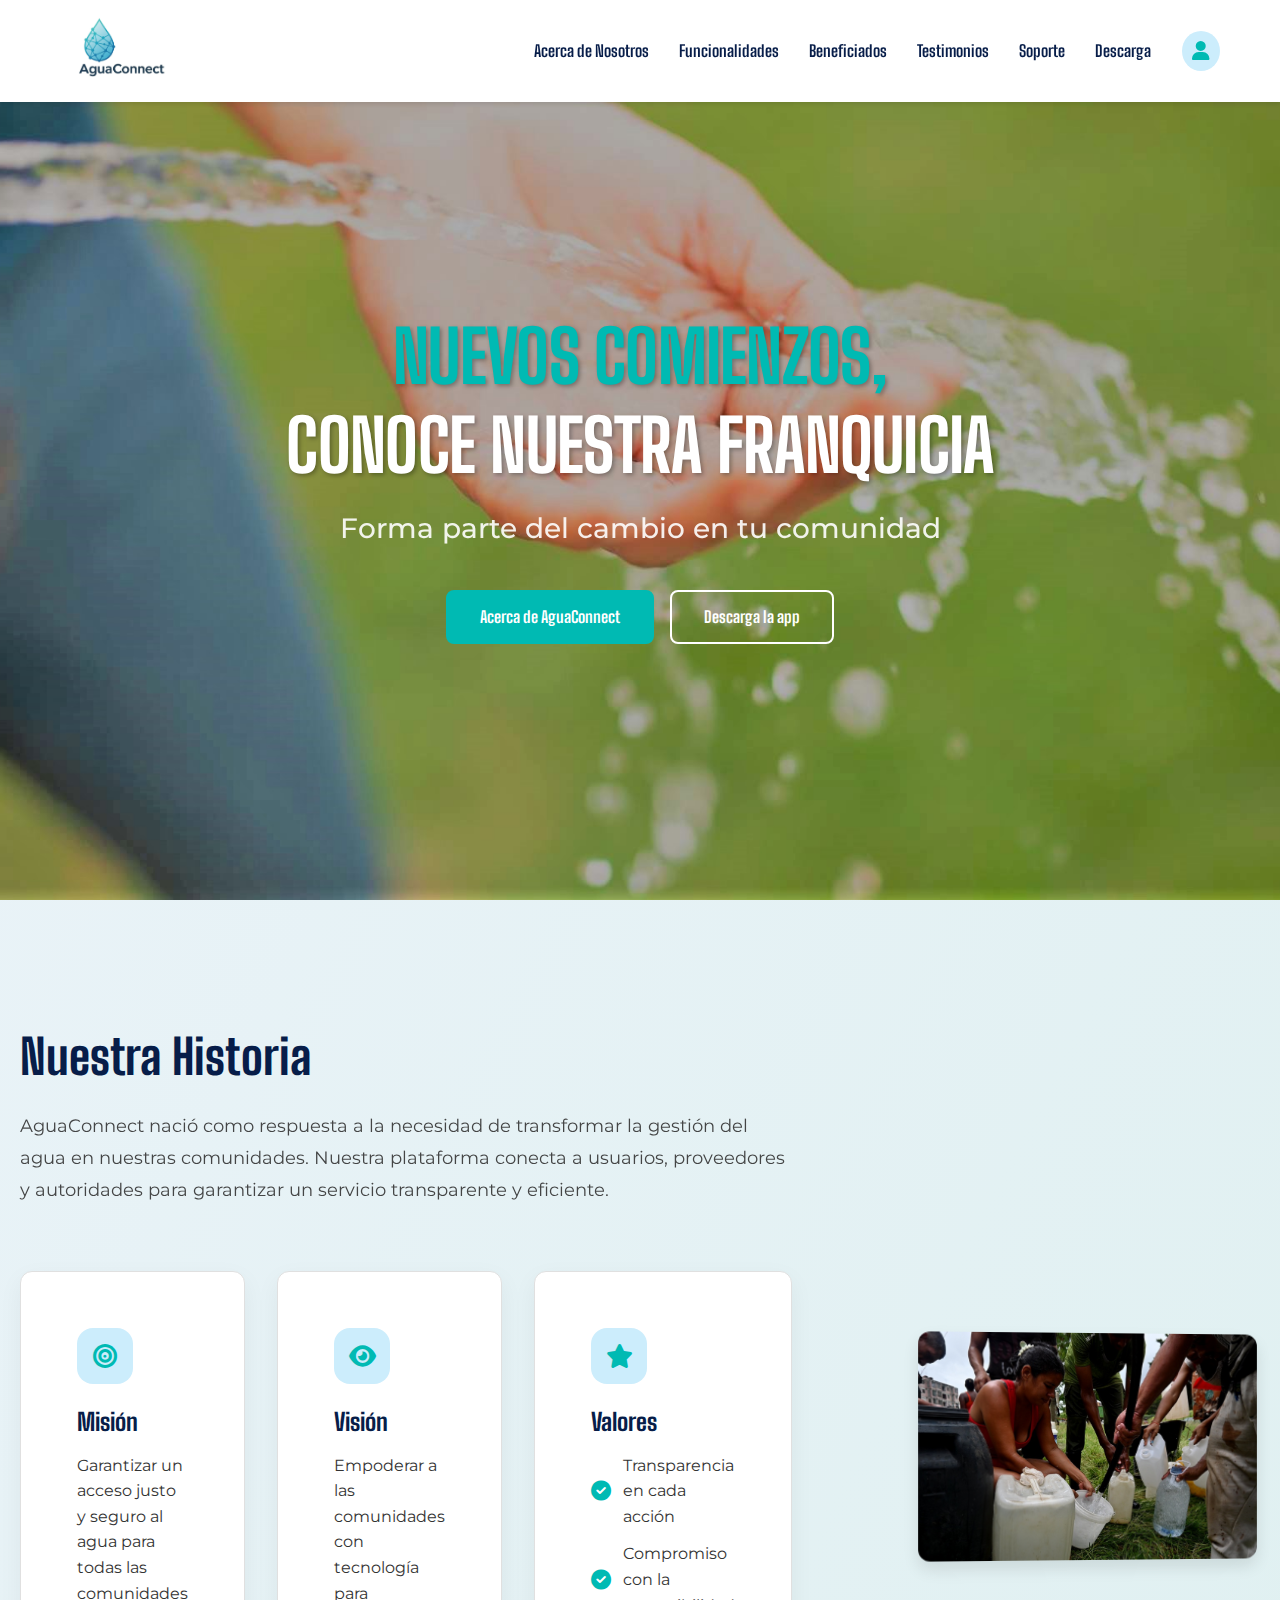
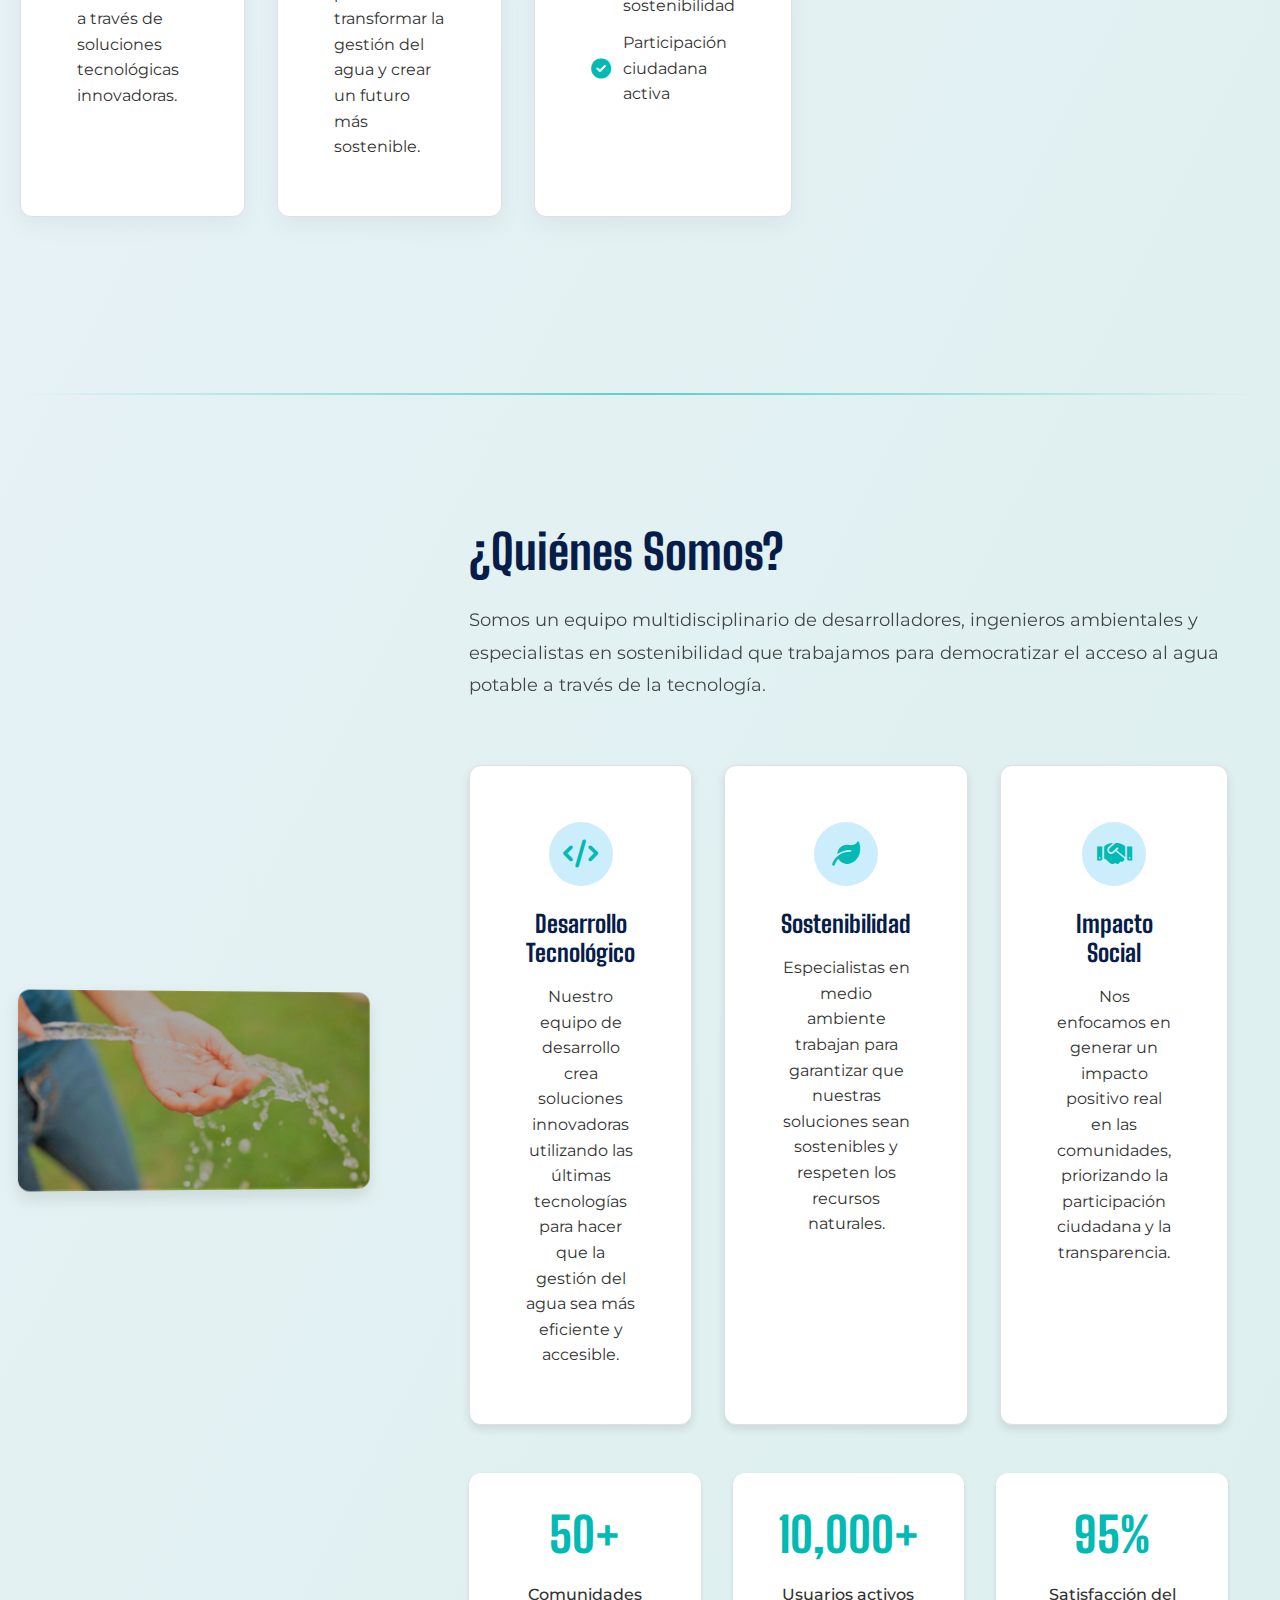
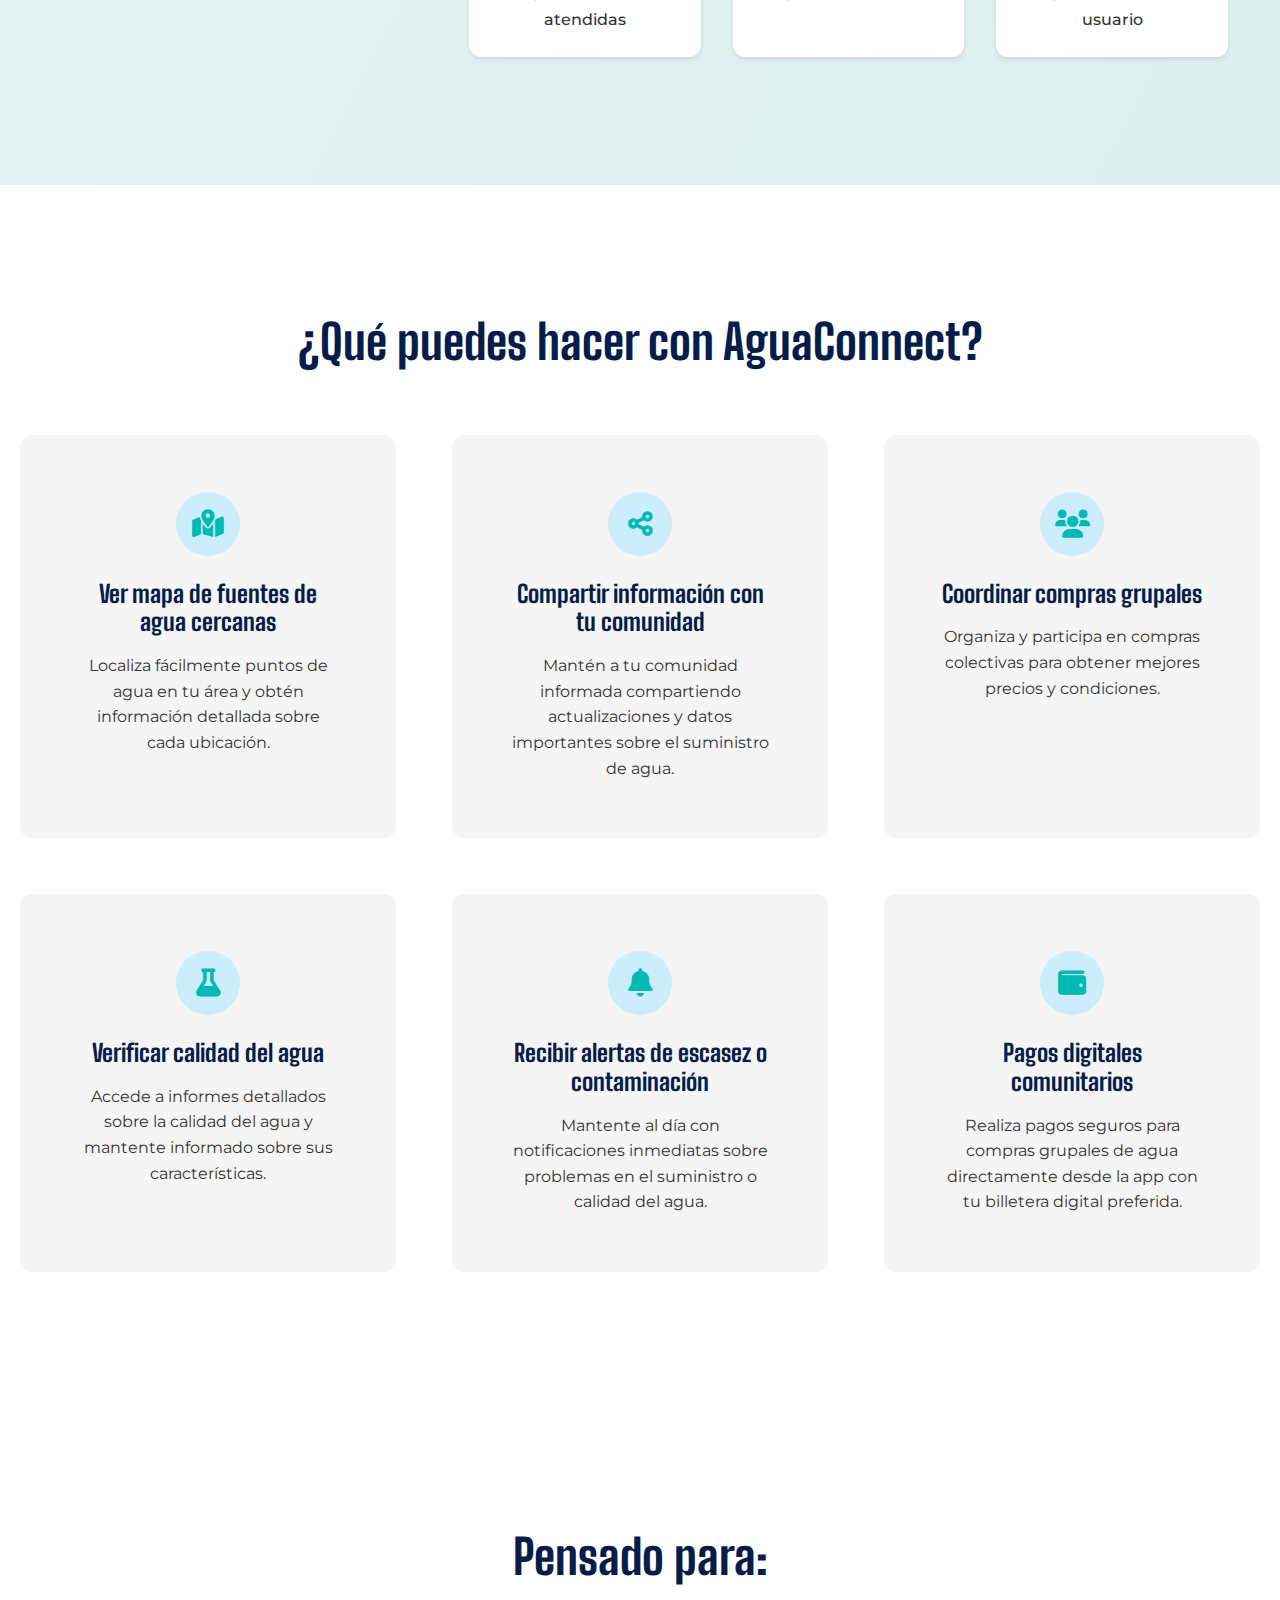
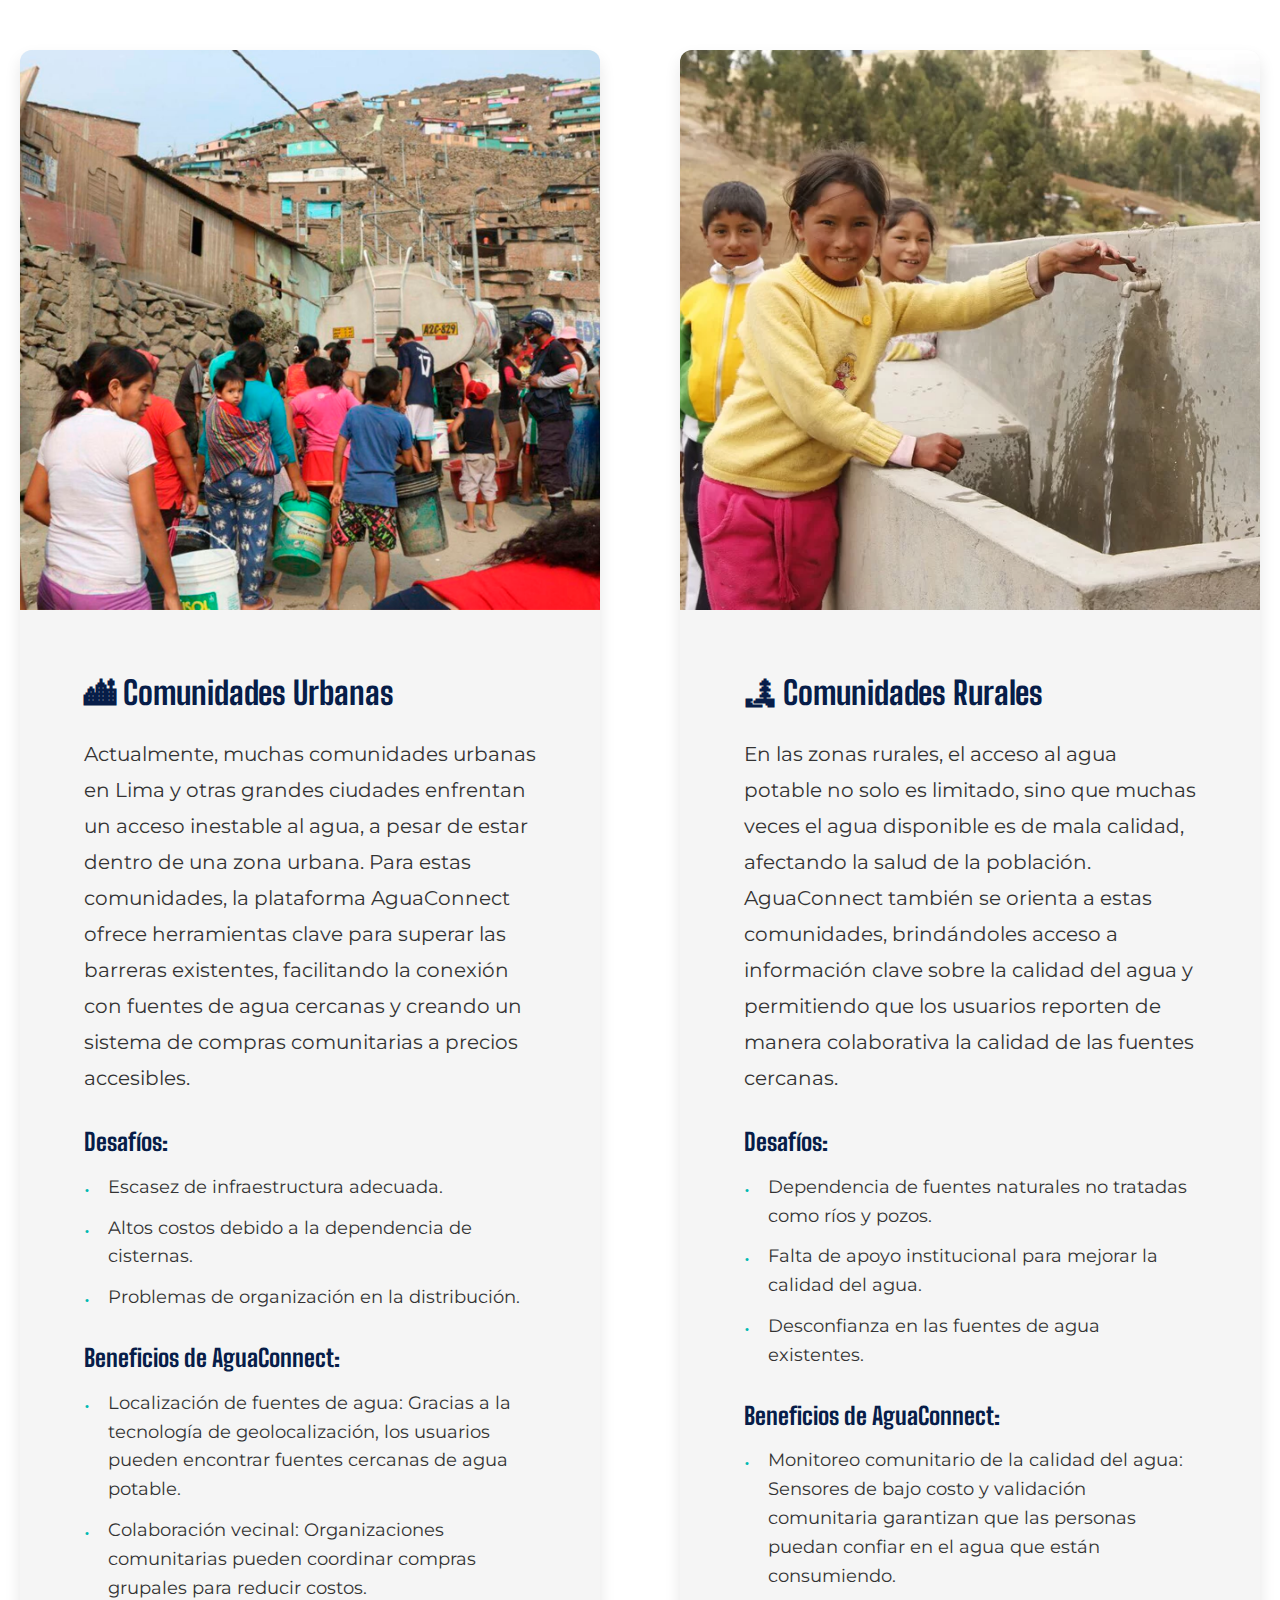
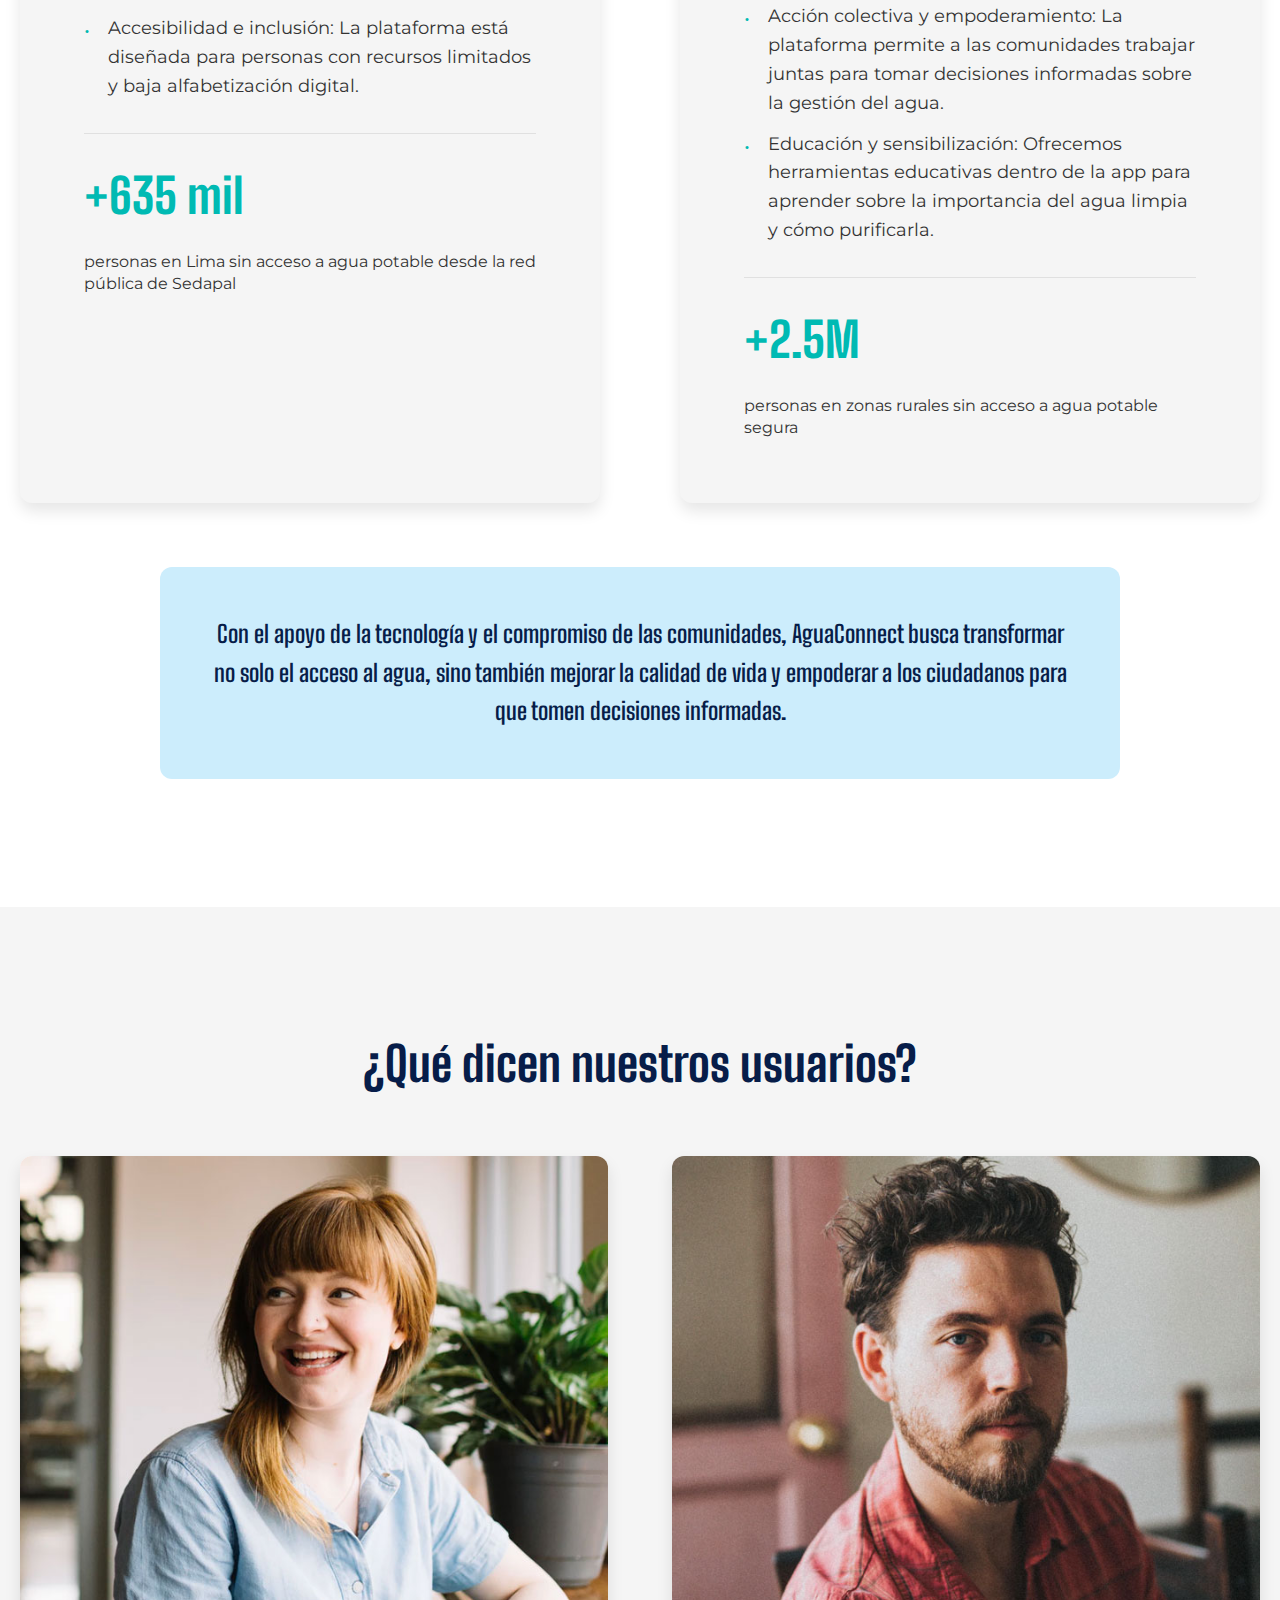
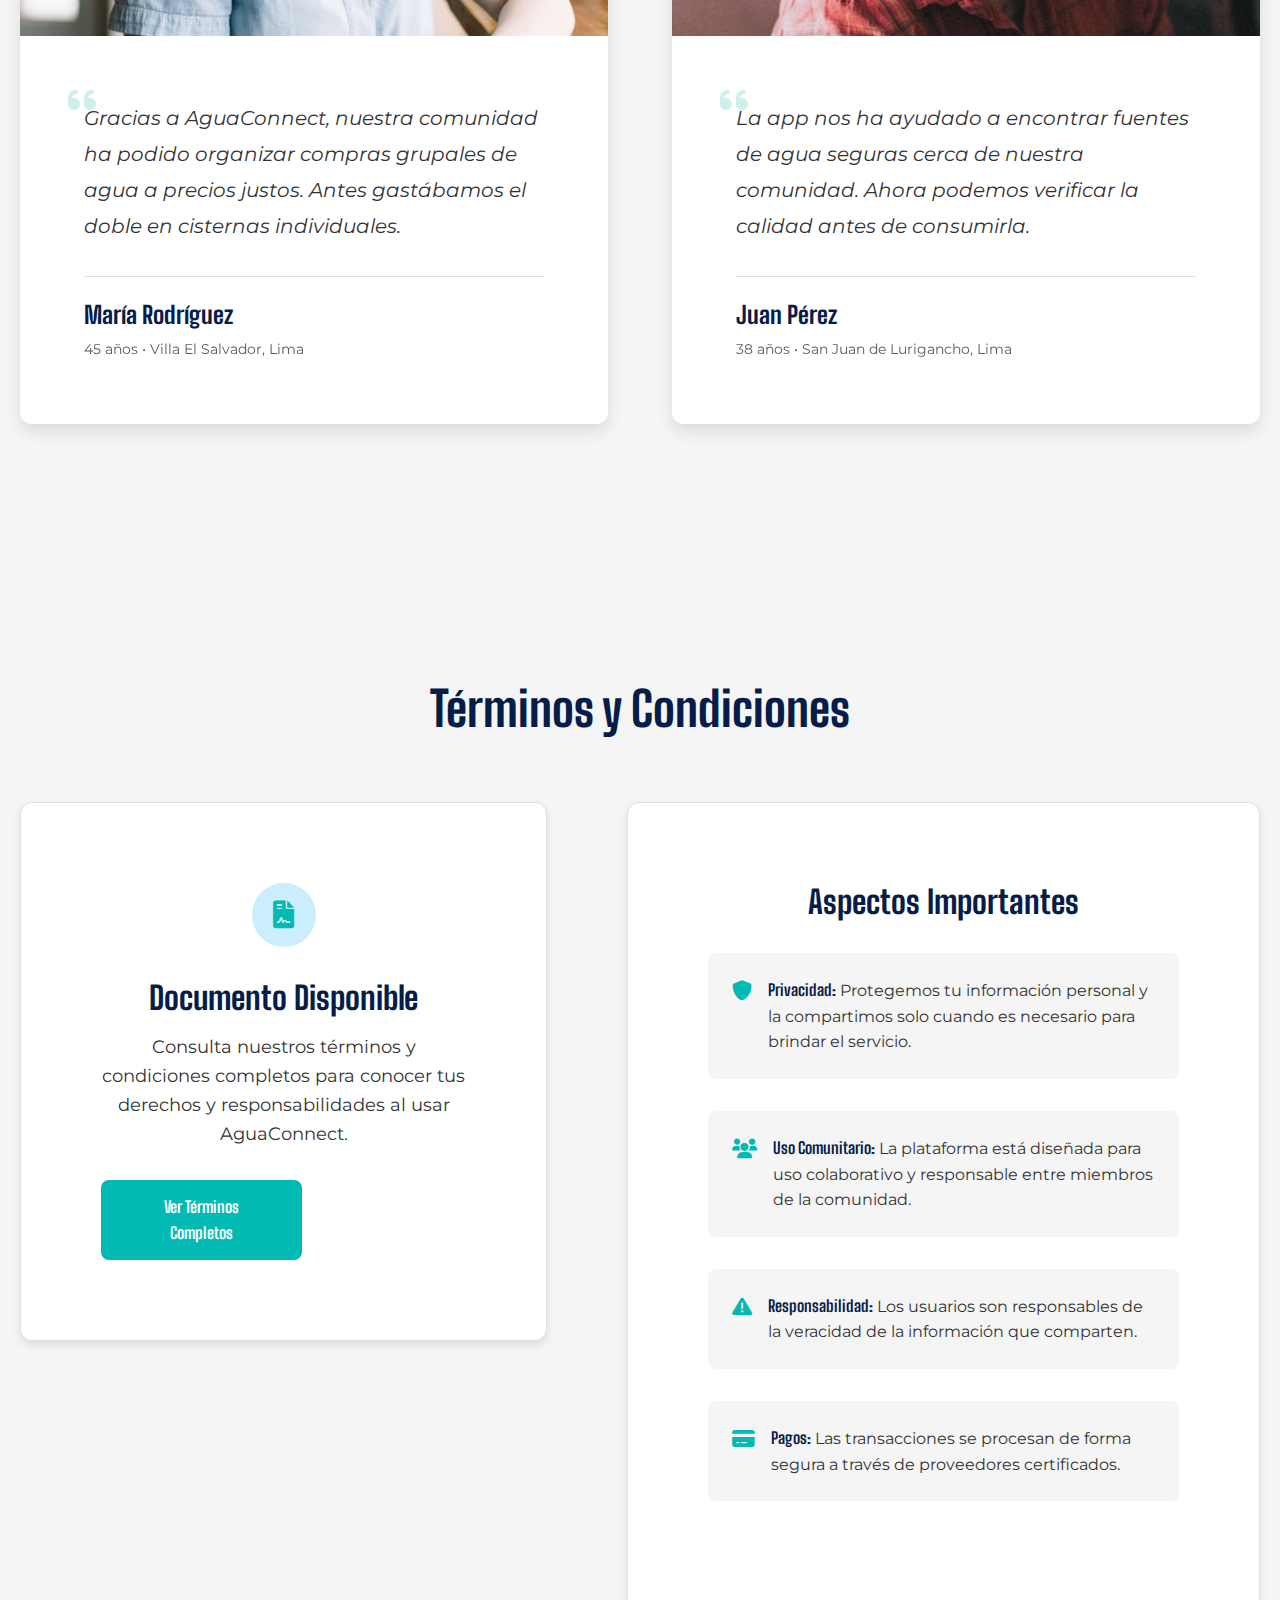
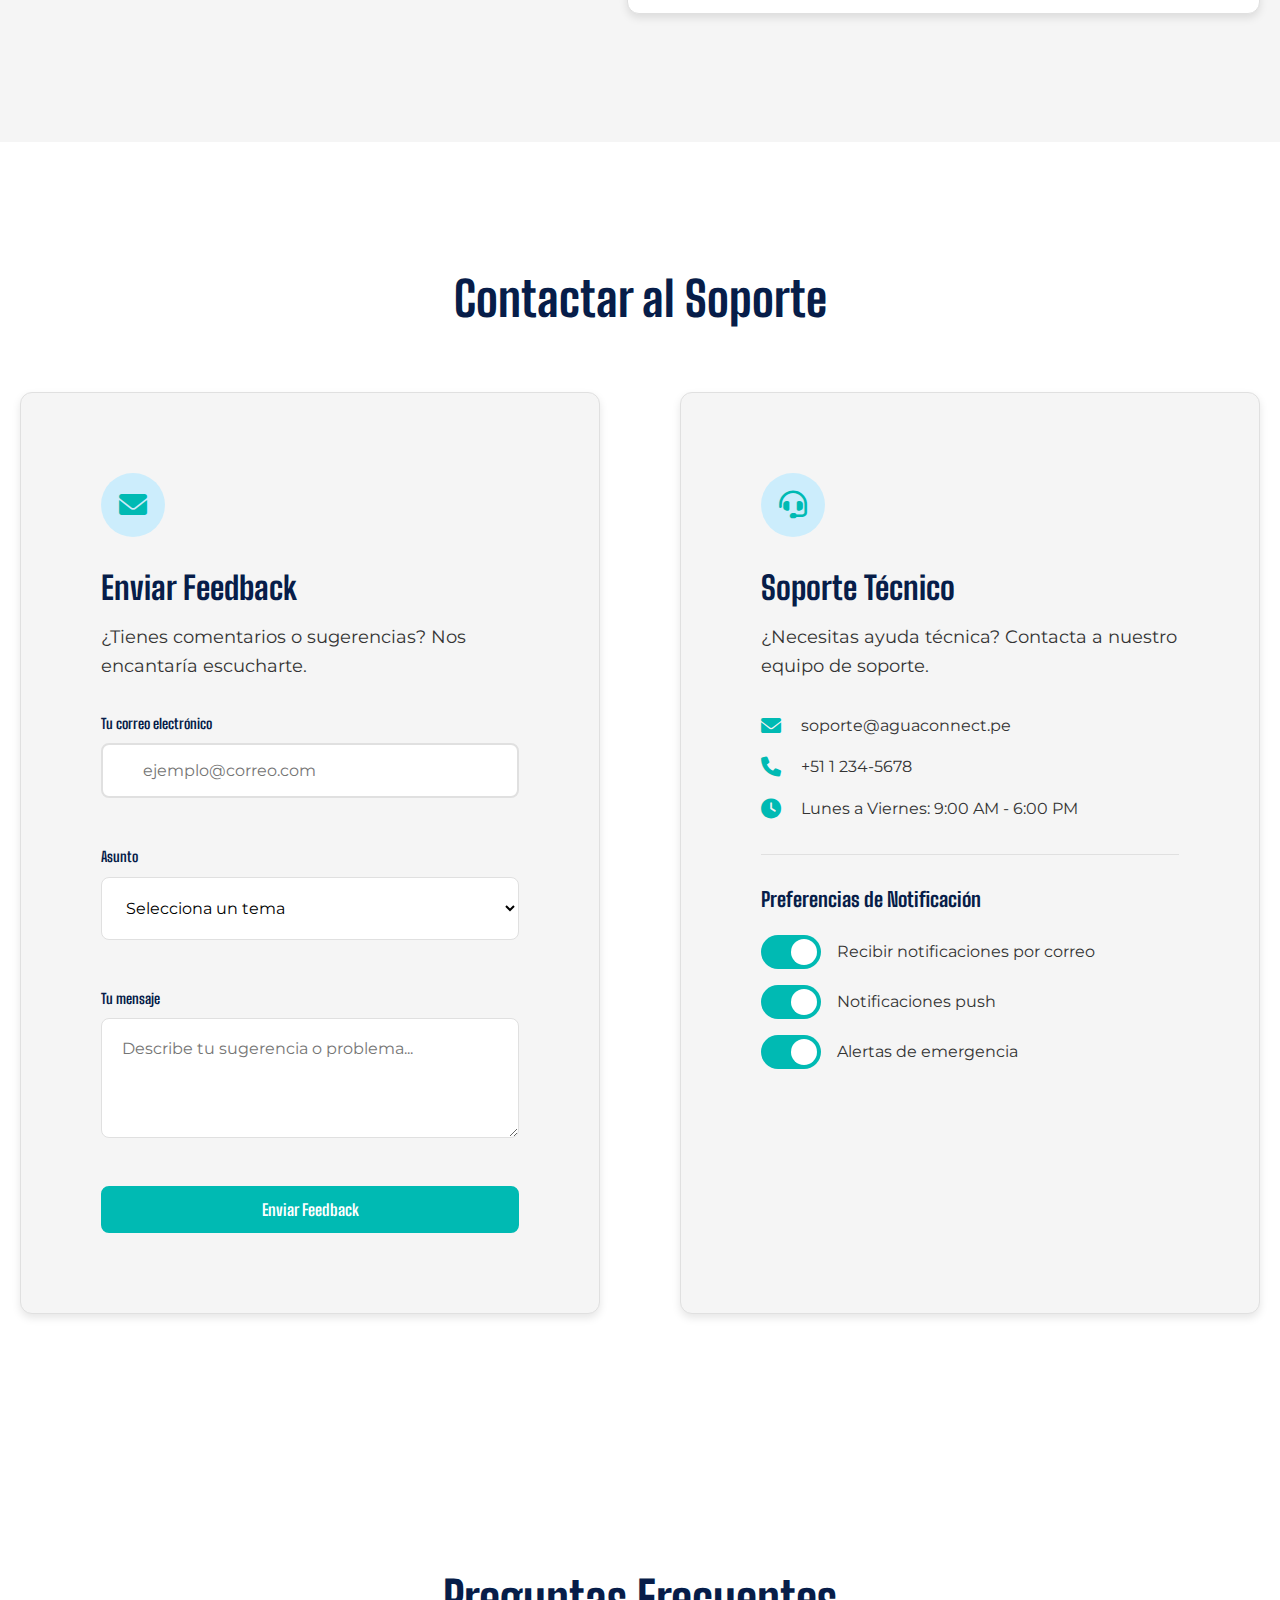
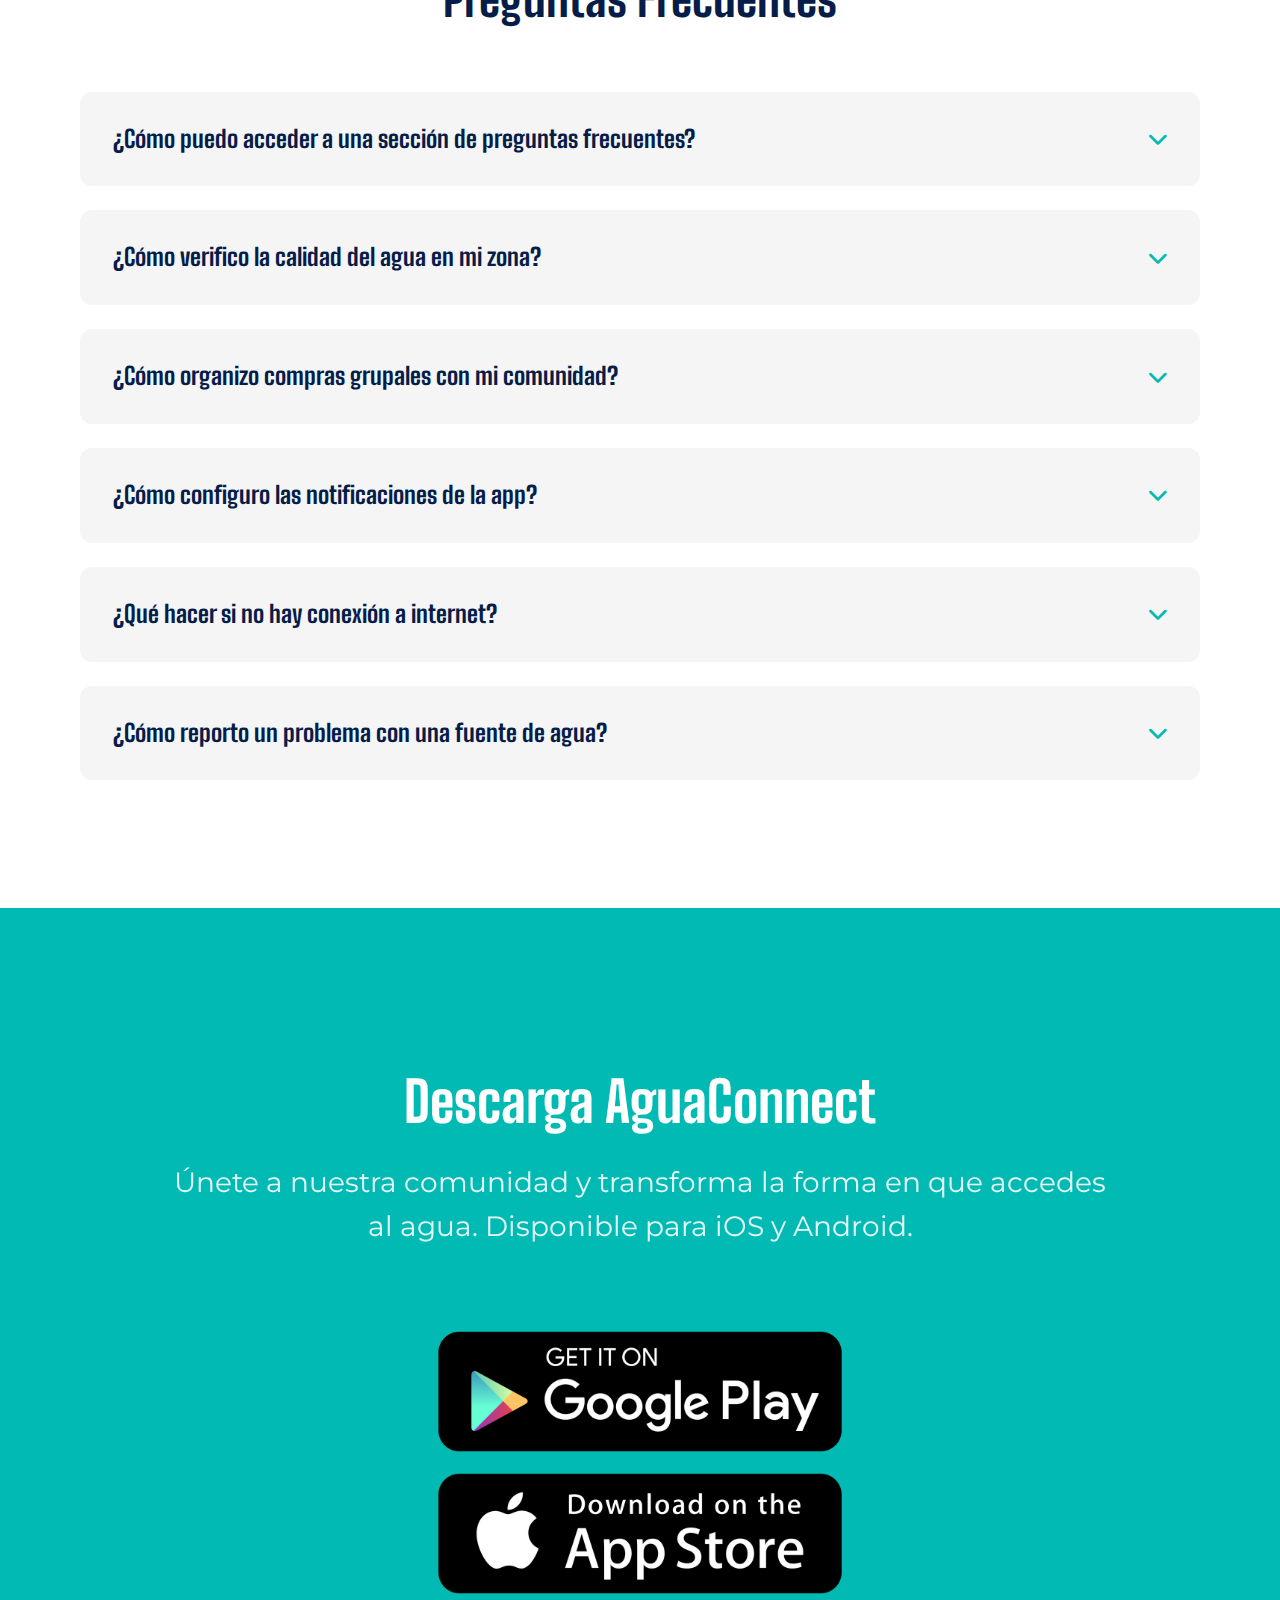
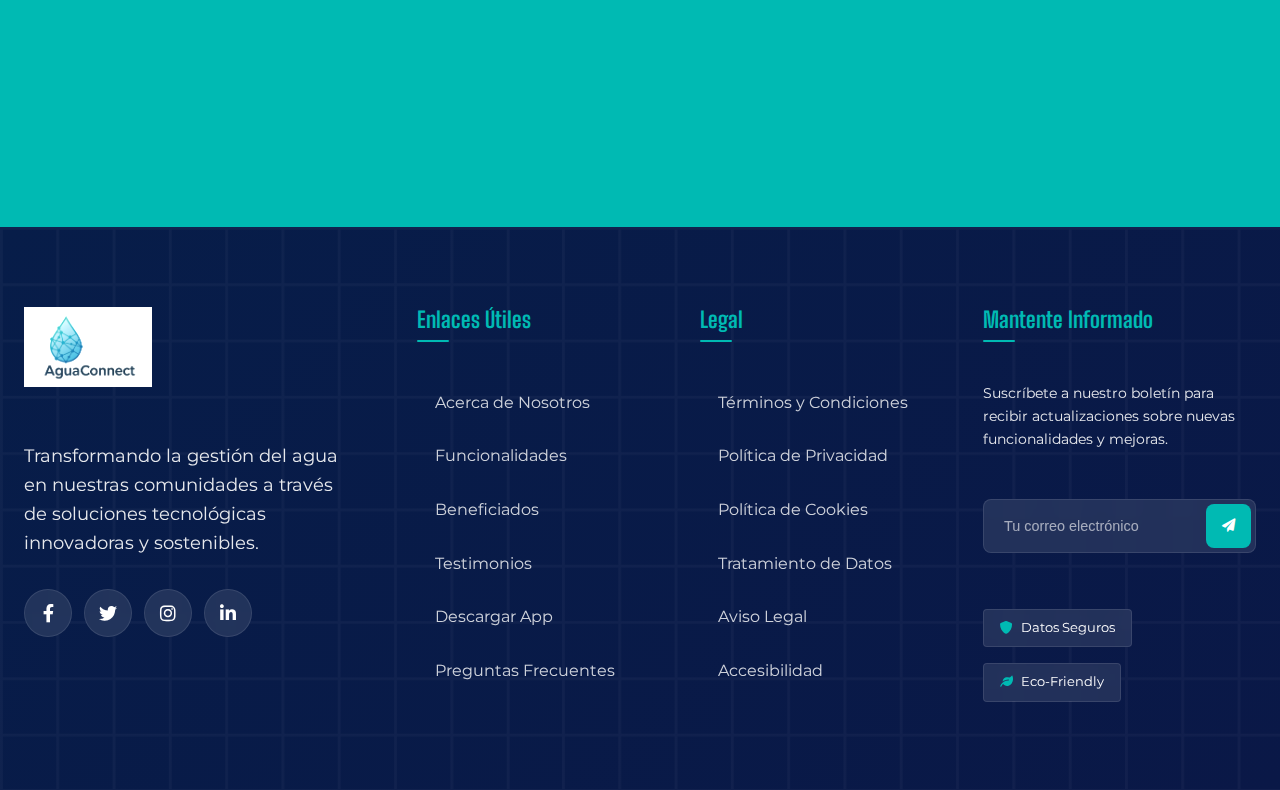
<file: index.html>
<!DOCTYPE html>
<html lang="es">
  <head>
    <meta charset="UTF-8" />
    <meta name="viewport" content="width=device-width, initial-scale=1.0" />
    <title>AguaConnect</title>
    <link rel="icon" href="Assets/Favicon/favicon.ico" type="image/x-icon" />
    <link
      rel="icon"
      href="Assets/Favicon/favicon-16x16.png"
      sizes="16x16"
      type="image/png"
    />
    <link
      rel="icon"
      href="Assets/Favicon/favicon-32x32.png"
      sizes="32x32"
      type="image/png"
    />
    <link
      rel="icon"
      href="Assets/Favicon/android-chrome-192x192.png"
      sizes="192x192"
      type="image/png"
    />
    <link
      rel="icon"
      href="Assets/Favicon/android-chrome-512x512.png"
      sizes="512x512"
      type="image/png"
    />
    <link rel="apple-touch-icon" href="Assets/Favicon/apple-touch-icon.png" />
    <link rel="stylesheet" href="styles.css" />
    <link rel="preconnect" href="https://fonts.googleapis.com" />
    <link rel="preconnect" href="https://fonts.gstatic.com" crossorigin />
    <link
      href="https://fonts.googleapis.com/css2?family=Big+Shoulders:opsz,wght@10..72,100..900&family=Montserrat:wght@300;400;500;600;700&display=swap"
      rel="stylesheet"
    />
    <link
      rel="stylesheet"
      href="https://cdnjs.cloudflare.com/ajax/libs/font-awesome/6.0.0/css/all.min.css"
    />
  </head>

  <body>
    <!--Contenedor Header -->
    <main class="mainContainer">
      <div class="generalContainer">
        <header class="headerContainer">
          <div class="headerContent">
            <div class="logoContainer">
              <img src="assets/logos/aguaconnect.png" alt="logo" />
            </div>
            <div class="mobileControls">
              <div class="mobileUserIcon" id="mobileUserToggle">
                <i class="fas fa-user"></i>
                <div class="mobileUserDropdown" id="mobileUserDropdown">
                  <div class="mobileAuthButtons" id="mobileAuthButtonsHeader">
                    <a href="auth.html" class="mobileLoginBtn">
                      <i class="fas fa-sign-in-alt"></i>
                      Iniciar Sesión
                    </a>
                    <a href="auth.html" class="mobileRegisterBtn">
                      <i class="fas fa-user-plus"></i>
                      Registrarse
                    </a>
                  </div>
                  <div class="mobileUserMenu" id="mobileUserMenuHeader" style="display: none;">
                    <div class="mobileUserInfo">
                      <i class="fas fa-user-circle"></i>
                      <div class="mobileUserDetails">
                        <span class="mobileUserName" id="mobileUserNameHeader"></span>
                        <span class="mobileUserEmail" id="mobileUserEmailHeader"></span>
                      </div>
                    </div>
                    <button class="mobileLogoutBtn" id="mobileLogoutBtnHeader">
                      <i class="fas fa-sign-out-alt"></i>
                      Cerrar Sesión
                    </button>
                  </div>
                </div>
              </div>
              <div class="mobileMenuToggle">
                <i class="fas fa-bars"></i>
              </div>
            </div>
            <nav class="desktopMenu">
              <a href="#about" class="navLink">Acerca de Nosotros</a>
              <a href="#features" class="navLink">Funcionalidades</a>
              <a href="#beneficiaries" class="navLink">Beneficiados</a>
              <a href="#testimonials" class="navLink">Testimonios</a>
              <a href="#support" class="navLink">Soporte</a>
              <a href="#download" class="navLink">Descarga</a>
              <div class="userSection">
                <div class="userIcon" id="userMenuToggle">
                  <i class="fas fa-user"></i>
                  <span class="userGreeting" id="userGreeting" style="display: none;"></span>
                </div>
                <div class="userDropdown" id="userDropdown">
                  <div class="authButtons" id="authButtons">
                    <a href="auth.html" class="loginBtn" id="loginBtn">Iniciar Sesión</a>
                    <a href="auth.html" class="registerBtn" id="registerBtn">Registrarse</a>
                  </div>
                  <div class="userMenu" id="userMenu" style="display: none;">
                    <div class="userInfo">
                      <span class="userName" id="userNameDisplay"></span>
                      <span class="userEmail" id="userEmailDisplay"></span>
                    </div>
                    <hr>
                    <button class="logoutBtn" id="logoutBtn">Cerrar Sesión</button>
                  </div>
                </div>
              </div>
            </nav>
            <!-- Menu mobile -->
            <nav class="mobileMenu">
              <a href="#about" class="navLink">Acerca de Nosotros</a>
              <a href="#features" class="navLink">Funcionalidades</a>
              <a href="#beneficiaries" class="navLink">Beneficiados</a>
              <a href="#testimonials" class="navLink">Testimonios</a>
              <a href="#support" class="navLink">Soporte</a>
              <a href="#download" class="navLink">Descarga</a>
              <div class="mobileUserSection">
                <div class="mobileAuthButtons" id="mobileAuthButtons">
                  <a href="auth.html" class="mobileLoginBtn">
                    <i class="fas fa-sign-in-alt"></i>
                    Iniciar Sesión
                  </a>
                  <a href="auth.html" class="mobileRegisterBtn">
                    <i class="fas fa-user-plus"></i>
                    Registrarse
                  </a>
                </div>
                <div class="mobileUserMenu" id="mobileUserMenu" style="display: none;">
                  <div class="mobileUserInfo">
                    <i class="fas fa-user-circle"></i>
                    <div class="mobileUserDetails">
                      <span class="mobileUserName" id="mobileUserNameDisplay"></span>
                      <span class="mobileUserEmail" id="mobileUserEmailDisplay"></span>
                    </div>
                  </div>
                  <button class="mobileLogoutBtn" id="mobileLogoutBtn">
                    <i class="fas fa-sign-out-alt"></i>
                    Cerrar Sesión
                  </button>
                </div>
              </div>
            </nav>
          </div>
        </header>
        <section id="hero" class="heroSection">
          <div class="heroOverlay">
            <div class="mainImageContainer">
              <img
                id="mainImage"
                src="assets/images/AguaConnect-1.jpg"
                alt="heroImage"
              />
            </div>
            <div class="heroContent">
              <h1 class="heroTitle">
                <span class="accent">Nuevos Comienzos,</span
                ><!--
                -->Conoce nuestra franquicia
              </h1>
              <p class="heroSubtitle">Forma parte del cambio en tu comunidad</p>
              <div class="heroCta">
                <a href="#about" class="primaryButton">
                  Acerca de AguaConnect
                </a>
                <a href="#download" class="secondaryButton">
                  Descarga la app
                </a>
              </div>
            </div>
          </div>
        </section>
    <!-- Fin Contenedor Header -->

    <!-- Contenedor Acerca de Nosotros -->
    <section id="about" class="aboutSection">
      <div class="sectionContainer">
        <!-- Primera parte: Nuestra Historia -->
        <div class="historySection">
          <div class="aboutLayout">
            <div class="aboutContent">
              <h2 class="sectionTitle">Nuestra Historia</h2>
              <p class="sectionDescription">
                AguaConnect nació como respuesta a la necesidad de transformar
                la gestión del agua en nuestras comunidades. Nuestra
                plataforma conecta a usuarios, proveedores y autoridades para
                garantizar un servicio transparente y eficiente.
              </p>

              <div class="valuesGrid">
                <div class="valueCard">
                  <div class="valueIcon">
                    <i class="fa-solid fa-bullseye"></i>
                  </div>
                  <h3>Misión</h3>
                  <p>
                    Garantizar un acceso justo y seguro al agua para todas las
                    comunidades a través de soluciones tecnológicas
                    innovadoras.
                  </p>
                </div>

                <div class="valueCard">
                  <div class="valueIcon">
                    <i class="fa-solid fa-eye"></i>
                  </div>
                  <h3>Visión</h3>
                  <p>
                    Empoderar a las comunidades con tecnología para
                    transformar la gestión del agua y crear un futuro más
                    sostenible.
                  </p>
                </div>

                <div class="valueCard">
                  <div class="valueIcon">
                    <i class="fa-solid fa-star"></i>
                  </div>
                  <h3>Valores</h3>
                  <ul class="valuesList">
                    <li>
                      <i class="fa-solid fa-circle-check"></i>Transparencia en
                      cada acción
                    </li>
                    <li>
                      <i class="fa-solid fa-circle-check"></i>Compromiso con
                      la sostenibilidad
                    </li>
                    <li>
                      <i class="fa-solid fa-circle-check"></i>Participación
                      ciudadana activa
                    </li>
                  </ul>
                </div>
              </div>
            </div>
            <div class="aboutImage">
              <img
                src="assets/images/AguaConnect-2.jpg"
                alt="Historia de AguaConnect"
              />
            </div>
          </div>
        </div>

        <!-- Divisor visual -->
        <div class="sectionDivider"></div>

        <!-- Segunda parte: Quiénes Somos -->
        <div class="teamSection">
          <div class="aboutLayout">
            <div class="aboutContent">
              <h2 class="sectionTitle">¿Quiénes Somos?</h2>
              <p class="sectionDescription">
                Somos un equipo multidisciplinario de desarrolladores, ingenieros
                ambientales y especialistas en sostenibilidad que trabajamos para
                democratizar el acceso al agua potable a través de la tecnología.
              </p>

              <div class="teamGrid">
                <div class="teamCard">
                  <div class="teamIcon">
                    <i class="fa-solid fa-code"></i>
                  </div>
                  <h3>Desarrollo Tecnológico</h3>
                  <p>
                    Nuestro equipo de desarrollo crea soluciones innovadoras
                    utilizando las últimas tecnologías para hacer que la gestión
                    del agua sea más eficiente y accesible.
                  </p>
                </div>

                <div class="teamCard">
                  <div class="teamIcon">
                    <i class="fa-solid fa-leaf"></i>
                  </div>
                  <h3>Sostenibilidad</h3>
                  <p>
                    Especialistas en medio ambiente trabajan para garantizar que
                    nuestras soluciones sean sostenibles y respeten los recursos
                    naturales.
                  </p>
                </div>

                <div class="teamCard">
                  <div class="teamIcon">
                    <i class="fa-solid fa-handshake"></i>
                  </div>
                  <h3>Impacto Social</h3>
                  <p>
                    Nos enfocamos en generar un impacto positivo real en las
                    comunidades, priorizando la participación ciudadana y la
                    transparencia.
                  </p>
                </div>
              </div>

              <div class="aboutStats">
                <div class="statItem">
                  <span class="statNumber">50+</span>
                  <span class="statLabel">Comunidades atendidas</span>
                </div>
                <div class="statItem">
                  <span class="statNumber">10,000+</span>
                  <span class="statLabel">Usuarios activos</span>
                </div>
                <div class="statItem">
                  <span class="statNumber">95%</span>
                  <span class="statLabel">Satisfacción del usuario</span>
                </div>
              </div>
            </div>
            <div class="aboutImage">
              <img
                src="assets/images/AguaConnect-1.jpg"
                alt="Equipo AguaConnect"
              />
            </div>
          </div>
        </div>
      </div>
    </section>
    <!-- Fin Contenedor Acerca de Nosotros -->

    <!-- Contenedor Funcionalidades -->
    <section id="features" class="featuresSection">
      <div class="sectionContainer">
        <h2 class="sectionTitle">¿Qué puedes hacer con AguaConnect?</h2>
        <div class="featuresGrid">
          <div class="featureCard">
            <div class="featureIcon">
              <i class="fa-solid fa-map-location-dot"></i>
            </div>
            <h3>Ver mapa de fuentes de agua cercanas</h3>
            <p>
              Localiza fácilmente puntos de agua en tu área y obtén información
              detallada sobre cada ubicación.
            </p>
          </div>

          <!-- Modal Mapa de Fuentes de Agua Cercanas -->
          <div id="modalMapa" class="modal-mapa">
            <div class="modal-mapa-content">
              <span class="modal-mapa-close" id="cerrarModalMapa">&times;</span>
              
              <!-- Título del modal -->
              <div class="modal-mapa-title">
                <h3>Ver mapas de fuentes de agua cercanas</h3>
              </div>
              
              <!-- Barra de búsqueda y filtros -->
              <div class="modal-mapa-header">
                <div class="modal-search-container">
                  <div class="modal-search-bar">
                    <i class="fa-solid fa-magnifying-glass"></i>
                    <input type="text" placeholder="Buscar agua" class="modal-search-input">
                  </div>
                  <div class="modal-filter">
                    <i class="fa-solid fa-filter"></i>
                  </div>
                </div>
                
                <!-- Opciones de filtro -->
                <div class="modal-filter-options">
                  <div class="filter-option active">
                    <span>Todos</span>
                  </div>
                  <div class="filter-option">
                    <span>Pozo</span>
                  </div>
                  <div class="filter-option">
                    <span>Manantial</span>
                  </div>
                  <div class="filter-option">
                    <span>Tanque/ Cisterna</span>
                  </div>
                </div>
              </div>
              
              <div class="modal-mapa-img-container">
                <div class="modal-mapa-bg">
                  <img src="assets/images/mapa.jpeg" alt="Mapa de Lima" class="modal-mapa-img" />
                  <!-- Iconos simulando fuentes y alertas -->
                  <i class="fa-solid fa-map-pin fuente" style="top: 55%; left: 38%;" title="Fuente de agua"></i>
                  <i class="fa-solid fa-map-pin fuente" style="top: 65%; left: 42%;" title="Fuente de agua"></i>
                  <i class="fa-solid fa-triangle-exclamation alerta" style="top: 30%; left: 25%;" title="Fuente contaminada"></i>
                  <i class="fa-solid fa-triangle-exclamation alerta" style="top: 20%; left: 60%;" title="Fuente contaminada"></i>
                </div>
              </div>
              
              <!-- Sección de fuentes contaminadas -->
              <div class="modal-contaminadas">
                <h3>Fuentes contaminadas</h3>
                <div class="contaminada-item">
                  <i class="fa-solid fa-triangle-exclamation alerta-icon"></i>
                  <div class="contaminada-info">
                    <p>Agua turbia en Fuente 1</p>
                    <div class="contaminada-bar"></div>
                  </div>
                </div>
              </div>
              
              <!-- Botón de registrar fuente -->
              <button class="modal-register-btn">Registrar fuente</button>
              
              <!-- Nota de ejemplo -->
              <div class="modal-example-note">
                <p><i class="fa-solid fa-info-circle"></i> Esta es una visualización de ejemplo. En la app real, podrás ver fuentes de agua verificadas en tu área.</p>
              </div>
              
              <div class="modal-mapa-leyenda">
                <span><i class="fa-solid fa-map-pin fuente"></i> Fuente de agua</span>&nbsp;&nbsp;
                <span><i class="fa-solid fa-triangle-exclamation alerta"></i> Fuente contaminada</span>
              </div>
            </div>
          </div>

          <div class="featureCard">
            <div class="featureIcon">
              <i class="fa-solid fa-share-nodes"></i>
            </div>
            <h3>Compartir información con tu comunidad</h3>
            <p>
              Mantén a tu comunidad informada compartiendo actualizaciones y
              datos importantes sobre el suministro de agua.
            </p>
          </div>

          <div class="featureCard">
            <div class="featureIcon">
              <i class="fa-solid fa-users"></i>
            </div>
            <h3>Coordinar compras grupales</h3>
            <p>
              Organiza y participa en compras colectivas para obtener mejores
              precios y condiciones.
            </p>
          </div>

          <!-- Modal Compras Grupales -->
          <div id="modalCompras" class="modal-feature">
            <div class="modal-feature-content">
              <span class="modal-feature-close" id="cerrarModalCompras">&times;</span>
              
              <div class="modal-feature-title">
                <h3>Coordinar compras grupales</h3>
              </div>
              
              <div class="modal-compras-container">
                <div class="compras-section">
                  <div class="compras-header">
                    <i class="fa-solid fa-users"></i>
                    <h4>Grupos disponibles</h4>
                  </div>
                  
                  <div class="grupo-form">
                    <div class="form-group">
                      <label for="nombreGrupo">Nombre del grupo:</label>
                      <input type="text" id="nombreGrupo" class="form-input" placeholder="Ingresa el nombre del grupo">
                    </div>
                    
                    <div class="form-group">
                      <label for="numeroMiembros">Número de miembros:</label>
                      <input type="number" id="numeroMiembros" class="form-input" placeholder="Cantidad de miembros">
                    </div>
                    
                    <div class="form-group">
                      <label for="costoLitro">Costo estimado por litro:</label>
                      <input type="text" id="costoLitro" class="form-input" placeholder="S/. 0.00">
                    </div>
                    
                    <button class="btn-primary">Unirme</button>
                  </div>
                </div>
                
                <div class="compras-section">
                  <div class="compras-header">
                    <i class="fa-solid fa-shopping-cart"></i>
                    <h4>Mis compras</h4>
                  </div>
                  
                  <div class="compra-item">
                                         <div class="compra-info">
                       <div class="form-group">
                         <label for="fechaCompra">Fecha de compra:</label>
                         <input type="date" id="fechaCompra" class="form-input">
                       </div>
                       
                       <div class="form-group">
                         <label for="montoPagado">Monto total pagado:</label>
                         <input type="text" id="montoPagado" class="form-input" placeholder="S/. 0.00">
                       </div>
                       
                       <div class="form-group">
                         <label for="puntoRecoleccion">Punto de recolección:</label>
                         <input type="text" id="puntoRecoleccion" class="form-input" placeholder="Ubicación">
                       </div>
                       
                       <div class="form-group">
                         <label for="estadoCompra">Estado:</label>
                         <select id="estadoCompra" class="form-select">
                           <option>Pendiente</option>
                           <option>Confirmado</option>
                           <option>Entregado</option>
                           <option>Cancelado</option>
                         </select>
                       </div>
                     </div>
                  </div>
                </div>
              </div>
              
              <div class="modal-bottom-nav">
                <div class="nav-item active">
                  <i class="fa-solid fa-map"></i>
                  <span>Mapa</span>
                </div>
                <div class="nav-item">
                  <i class="fa-solid fa-triangle-exclamation"></i>
                  <span>Alertas</span>
                </div>
                <div class="nav-item">
                  <i class="fa-solid fa-users"></i>
                  <span>Mi Comunidad</span>
                </div>
                <div class="nav-item">
                  <i class="fa-solid fa-user"></i>
                  <span>Perfil</span>
                </div>
              </div>
            </div>
          </div>

          <div class="featureCard">
            <div class="featureIcon">
              <i class="fa-solid fa-flask"></i>
            </div>
            <h3>Verificar calidad del agua</h3>
            <p>
              Accede a informes detallados sobre la calidad del agua y mantente
              informado sobre sus características.
            </p>
          </div>

          <div class="featureCard">
            <div class="featureIcon">
              <i class="fa-solid fa-bell"></i>
            </div>
            <h3>Recibir alertas de escasez o contaminación</h3>
            <p>
              Mantente al día con notificaciones inmediatas sobre problemas en
              el suministro o calidad del agua.
            </p>
          </div>

          <!-- Modal Alertas -->
          <div id="modalAlertas" class="modal-feature">
            <div class="modal-feature-content">
              <span class="modal-feature-close" id="cerrarModalAlertas">&times;</span>
              
              <div class="modal-feature-title">
                <h3>Alertas de escasez y contaminación</h3>
              </div>
              
              <div class="modal-alertas-container">
                <div class="alertas-header">
                  <h4>Alertas</h4>
                  <div class="alertas-search">
                    <i class="fa-solid fa-magnifying-glass"></i>
                    <input type="text" placeholder="Buscar fuente o problema" class="search-input">
                  </div>
                </div>
                
                <div class="filtros-alertas">
                  <h5>Filtros por tipo de alerta</h5>
                  <div class="filtros-grid">
                    <div class="filtro-item">
                      <input type="checkbox" id="aguaTurbia" class="checkbox-input">
                      <label for="aguaTurbia">Agua turbia</label>
                    </div>
                    <div class="filtro-item">
                      <input type="checkbox" id="contaminacion" class="checkbox-input">
                      <label for="contaminacion">Contaminación</label>
                    </div>
                    <div class="filtro-item">
                      <input type="checkbox" id="flujoBajo" class="checkbox-input">
                      <label for="flujoBajo">Flujo bajo</label>
                    </div>
                    <div class="filtro-item">
                      <input type="checkbox" id="otraAlerta" class="checkbox-input">
                      <label for="otraAlerta">Otra</label>
                    </div>
                  </div>
                </div>
                
                <div class="alertas-list">
                  <div class="alerta-item">
                    <div class="alerta-header">
                      <h6>Agua turbia</h6>
                      <button class="btn-detalles">Ver detalles</button>
                    </div>
                    <p class="alerta-fuente">Fuente 1</p>
                    <p class="alerta-fecha">Reportado el 24 de abril</p>
                  </div>
                  
                  <div class="alerta-item">
                    <div class="alerta-header">
                      <h6>Contaminación</h6>
                      <button class="btn-detalles">Ver detalles</button>
                    </div>
                    <p class="alerta-fuente">Fuente 2</p>
                    <p class="alerta-fecha">Reportado el 12 de abril</p>
                  </div>
                  
                  <div class="alerta-item">
                    <div class="alerta-header">
                      <h6>Flujo bajo</h6>
                      <button class="btn-detalles">Ver detalles</button>
                    </div>
                    <p class="alerta-fuente">Fuente 3</p>
                    <p class="alerta-fecha">Reportado el 18 de abril</p>
                  </div>
                </div>
              </div>
              
              <div class="modal-bottom-nav">
                <div class="nav-item">
                  <i class="fa-solid fa-map"></i>
                  <span>Mapa</span>
                </div>
                <div class="nav-item active">
                  <i class="fa-solid fa-triangle-exclamation"></i>
                  <span>Alertas</span>
                </div>
                <div class="nav-item">
                  <i class="fa-solid fa-users"></i>
                  <span>Mi Comunidad</span>
                </div>
                <div class="nav-item">
                  <i class="fa-solid fa-user"></i>
                  <span>Perfil</span>
                </div>
              </div>
            </div>
          </div>

          <div class="featureCard">
            <div class="featureIcon">
              <i class="fa-solid fa-wallet"></i>
            </div>
            <h3>Pagos digitales comunitarios</h3>
            <p>
              Realiza pagos seguros para compras grupales de agua directamente
              desde la app con tu billetera digital preferida.
            </p>
          </div>

          <!-- Modal Pagos -->
          <div id="modalPagos" class="modal-feature">
            <div class="modal-feature-content">
              <span class="modal-feature-close" id="cerrarModalPagos">&times;</span>
              
              <div class="modal-feature-title">
                <h3>Pagos digitales comunitarios</h3>
              </div>
              
              <div class="modal-pagos-container">
                <div class="pagos-header">
                  <h4>Método de pago</h4>
                </div>
                
                <div class="metodo-pago">
                  <h5>Agregar Tarjeta de Crédito o Débito</h5>
                  
                  <div class="form-group">
                    <label for="numeroTarjeta">Número de tarjeta</label>
                    <input type="text" id="numeroTarjeta" class="form-input" placeholder="1234 5678 9012 3456">
                  </div>
                  
                  <div class="form-group">
                    <label for="fechaCaducidad">Fecha de caducidad</label>
                    <input type="text" id="fechaCaducidad" class="form-input" placeholder="MM/AA">
                  </div>
                  
                  <div class="form-group">
                    <label for="cvc">CVC</label>
                    <input type="text" id="cvc" class="form-input" placeholder="123">
                  </div>
                  
                  <div class="form-group">
                    <label for="nombreTarjeta">Nombre de la tarjeta</label>
                    <input type="text" id="nombreTarjeta" class="form-input" placeholder="Nombre del titular">
                  </div>
                  
                  <div class="pagos-buttons">
                    <button class="btn-secondary">Guardar método de pago</button>
                    <button class="btn-primary">Confirmar pago</button>
                  </div>
                </div>
              </div>
              
              <div class="modal-bottom-nav">
                <div class="nav-item">
                  <i class="fa-solid fa-map"></i>
                  <span>Mapa</span>
                </div>
                <div class="nav-item">
                  <i class="fa-solid fa-triangle-exclamation"></i>
                  <span>Alertas</span>
                </div>
                <div class="nav-item">
                  <i class="fa-solid fa-users"></i>
                  <span>Mi Comunidad</span>
                </div>
                <div class="nav-item active">
                  <i class="fa-solid fa-user"></i>
                  <span>Perfil</span>
                </div>
              </div>
            </div>
          </div>
        </div>
      </div>
    </section>
    <!-- Fin Contenedor Funcionalidades -->

    <!-- Contenedor Segmentos Beneficiados -->
    <section id="beneficiaries" class="beneficiariesSection">
      <div class="sectionContainer">
        <h2 class="sectionTitle">Pensado para:</h2>
        <div class="beneficiariesGrid">
          <div class="beneficiaryCard">
            <div class="beneficiaryImage">
              <img
                src="assets/images/AguaConnect-4.jpg"
                alt="Comunidades Urbanas"
              />
            </div>
            <div class="beneficiaryContent">
              <h3>🏙 Comunidades Urbanas</h3>
              <p class="mainDescription">
                Actualmente, muchas comunidades urbanas en Lima y otras grandes
                ciudades enfrentan un acceso inestable al agua, a pesar de estar
                dentro de una zona urbana. Para estas comunidades, la plataforma
                AguaConnect ofrece herramientas clave para superar las barreras
                existentes, facilitando la conexión con fuentes de agua cercanas
                y creando un sistema de compras comunitarias a precios
                accesibles.
              </p>

              <div class="challenges">
                <h4>Desafíos:</h4>
                <ul>
                  <li>Escasez de infraestructura adecuada.</li>
                  <li>Altos costos debido a la dependencia de cisternas.</li>
                  <li>Problemas de organización en la distribución.</li>
                </ul>
              </div>

              <div class="benefits">
                <h4>Beneficios de AguaConnect:</h4>
                <ul>
                  <li>
                    Localización de fuentes de agua: Gracias a la tecnología de
                    geolocalización, los usuarios pueden encontrar fuentes
                    cercanas de agua potable.
                  </li>
                  <li>
                    Colaboración vecinal: Organizaciones comunitarias pueden
                    coordinar compras grupales para reducir costos.
                  </li>
                  <li>
                    Accesibilidad e inclusión: La plataforma está diseñada para
                    personas con recursos limitados y baja alfabetización
                    digital.
                  </li>
                </ul>
              </div>

              <div class="statistic">
                <span class="statNumber">+635 mil</span>
                <span class="statText"
                  >personas en Lima sin acceso a agua potable desde la red
                  pública de Sedapal</span
                >
              </div>
            </div>
          </div>

          <div class="beneficiaryCard">
            <div class="beneficiaryImage">
              <img
                src="assets/images/AguaConnect-3.jpg"
                alt="Comunidades Rurales"
              />
            </div>
            <div class="beneficiaryContent">
              <h3>🏞 Comunidades Rurales</h3>
              <p class="mainDescription">
                En las zonas rurales, el acceso al agua potable no solo es
                limitado, sino que muchas veces el agua disponible es de mala
                calidad, afectando la salud de la población. AguaConnect también
                se orienta a estas comunidades, brindándoles acceso a
                información clave sobre la calidad del agua y permitiendo que
                los usuarios reporten de manera colaborativa la calidad de las
                fuentes cercanas.
              </p>

              <div class="challenges">
                <h4>Desafíos:</h4>
                <ul>
                  <li>
                    Dependencia de fuentes naturales no tratadas como ríos y
                    pozos.
                  </li>
                  <li>
                    Falta de apoyo institucional para mejorar la calidad del
                    agua.
                  </li>
                  <li>Desconfianza en las fuentes de agua existentes.</li>
                </ul>
              </div>

              <div class="benefits">
                <h4>Beneficios de AguaConnect:</h4>
                <ul>
                  <li>
                    Monitoreo comunitario de la calidad del agua: Sensores de
                    bajo costo y validación comunitaria garantizan que las
                    personas puedan confiar en el agua que están consumiendo.
                  </li>
                  <li>
                    Acción colectiva y empoderamiento: La plataforma permite a
                    las comunidades trabajar juntas para tomar decisiones
                    informadas sobre la gestión del agua.
                  </li>
                  <li>
                    Educación y sensibilización: Ofrecemos herramientas
                    educativas dentro de la app para aprender sobre la
                    importancia del agua limpia y cómo purificarla.
                  </li>
                </ul>
              </div>

              <div class="statistic">
                <span class="statNumber">+2.5M</span>
                <span class="statText"
                  >personas en zonas rurales sin acceso a agua potable
                  segura</span
                >
              </div>
            </div>
          </div>
        </div>

        <div class="impactMessage">
          <p>
            Con el apoyo de la tecnología y el compromiso de las comunidades,
            AguaConnect busca transformar no solo el acceso al agua, sino
            también mejorar la calidad de vida y empoderar a los ciudadanos para
            que tomen decisiones informadas.
          </p>
        </div>
      </div>
    </section>
    <!-- Fin Contenedor Segmentos Beneficiados -->

    <!-- Contenedor Testimonios -->
    <section id="testimonials" class="testimonialsSection">
      <div class="sectionContainer">
        <h2 class="sectionTitle">¿Qué dicen nuestros usuarios?</h2>
        <div class="testimonialsGrid">
          <div class="testimonialCard">
            <div class="testimonialImage">
              <img src="assets/images/person_1.jpg" alt="Testimonio de María" />
            </div>
            <div class="testimonialContent">
              <div class="testimonialQuote">
                <i class="fas fa-quote-left"></i>
                <p>
                  Gracias a AguaConnect, nuestra comunidad ha podido organizar
                  compras grupales de agua a precios justos. Antes gastábamos el
                  doble en cisternas individuales.
                </p>
              </div>
              <div class="testimonialInfo">
                <h4>María Rodríguez</h4>
                <p class="testimonialMeta">45 años • Villa El Salvador, Lima</p>
              </div>
            </div>
          </div>

          <div class="testimonialCard">
            <div class="testimonialImage">
              <img src="assets/images/person_4.jpg" alt="Testimonio de Juan" />
            </div>
            <div class="testimonialContent">
              <div class="testimonialQuote">
                <i class="fas fa-quote-left"></i>
                <p>
                  La app nos ha ayudado a encontrar fuentes de agua seguras
                  cerca de nuestra comunidad. Ahora podemos verificar la calidad
                  antes de consumirla.
                </p>
              </div>
              <div class="testimonialInfo">
                <h4>Juan Pérez</h4>
                <p class="testimonialMeta">
                  38 años • San Juan de Lurigancho, Lima
                </p>
              </div>
            </div>
          </div>
        </div>
      </div>
    </section>
    <!-- Fin Contenedor Testimonios -->

    <!-- Contenedor Términos y Condiciones -->
    <section id="terms" class="termsSection">
      <div class="sectionContainer">
        <h2 class="sectionTitle">Términos y Condiciones</h2>
        <div class="termsContent">
          <div class="termsCard">
            <div class="termsIcon">
              <i class="fa-solid fa-file-contract"></i>
            </div>
            <h3>Documento Disponible</h3>
            <p>
              Consulta nuestros términos y condiciones completos para conocer
              tus derechos y responsabilidades al usar AguaConnect.
            </p>
            <div class="termsActions">
              <a href="#" class="primaryButton" onclick="showTermsModal()">
                Ver Términos Completos
              </a>
              <a href="#" class="secondaryButton" onclick="downloadTerms()">
                Descargar PDF
              </a>
            </div>
          </div>

          <div class="termsHighlights">
            <h3>Aspectos Importantes</h3>
            <ul class="termsList">
              <li>
                <i class="fa-solid fa-shield-alt"></i>
                <div>
                  <strong>Privacidad:</strong> Protegemos tu información
                  personal y la compartimos solo cuando es necesario para
                  brindar el servicio.
                </div>
              </li>
              <li>
                <i class="fa-solid fa-users"></i>
                <div>
                  <strong>Uso Comunitario:</strong> La plataforma está diseñada
                  para uso colaborativo y responsable entre miembros de la
                  comunidad.
                </div>
              </li>
              <li>
                <i class="fa-solid fa-exclamation-triangle"></i>
                <div>
                  <strong>Responsabilidad:</strong> Los usuarios son
                  responsables de la veracidad de la información que comparten.
                </div>
              </li>
              <li>
                <i class="fa-solid fa-credit-card"></i>
                <div>
                  <strong>Pagos:</strong> Las transacciones se procesan de forma
                  segura a través de proveedores certificados.
                </div>
              </li>
            </ul>
          </div>
        </div>
      </div>
    </section>
    <!-- Fin Contenedor Términos y Condiciones -->

    <!-- Contenedor Soporte y Contacto -->
    <section id="support" class="supportSection">
      <div class="sectionContainer">
        <h2 class="sectionTitle">Contactar al Soporte</h2>
        <div class="supportGrid">
          <div class="supportCard">
            <div class="supportIcon">
              <i class="fa-solid fa-envelope"></i>
            </div>
            <h3>Enviar Feedback</h3>
            <p>¿Tienes comentarios o sugerencias? Nos encantaría escucharte.</p>
            <form class="feedbackForm">
              <div class="formGroup">
                <label for="email">Tu correo electrónico</label>
                <input
                  type="email"
                  id="email"
                  placeholder="ejemplo@correo.com"
                  required
                />
              </div>
              <div class="formGroup">
                <label for="subject">Asunto</label>
                <select id="subject" required>
                  <option value="">Selecciona un tema</option>
                  <option value="feedback">Comentarios generales</option>
                  <option value="bug">Reportar problema</option>
                  <option value="feature">Sugerir funcionalidad</option>
                  <option value="other">Otro</option>
                </select>
              </div>
              <div class="formGroup">
                <label for="message">Tu mensaje</label>
                <textarea
                  id="message"
                  rows="4"
                  placeholder="Describe tu sugerencia o problema..."
                  required
                ></textarea>
              </div>
              <button type="submit" class="primaryButton">
                Enviar Feedback
              </button>
            </form>
          </div>

          <div class="supportCard">
            <div class="supportIcon">
              <i class="fa-solid fa-headset"></i>
            </div>
            <h3>Soporte Técnico</h3>
            <p>
              ¿Necesitas ayuda técnica? Contacta a nuestro equipo de soporte.
            </p>
            <div class="contactInfo">
              <div class="contactItem">
                <i class="fa-solid fa-envelope"></i>
                <span>soporte@aguaconnect.pe</span>
              </div>
              <div class="contactItem">
                <i class="fa-solid fa-phone"></i>
                <span>+51 1 234-5678</span>
              </div>
              <div class="contactItem">
                <i class="fa-solid fa-clock"></i>
                <span>Lunes a Viernes: 9:00 AM - 6:00 PM</span>
              </div>
            </div>
            <div class="notificationSettings">
              <h4>Preferencias de Notificación</h4>
              <div class="settingItem">
                <label class="switch">
                  <input type="checkbox" id="emailNotifications" checked title="Activar/desactivar notificaciones por correo" />
                  <span class="slider"></span>
                </label>
                <span>Recibir notificaciones por correo</span>
              </div>
              <div class="settingItem">
                <label class="switch">
                  <input type="checkbox" id="pushNotifications" checked title="Activar/desactivar notificaciones push" />
                  <span class="slider"></span>
                </label>
                <span>Notificaciones push</span>
              </div>
              <div class="settingItem">
                <label class="switch">
                  <input type="checkbox" id="alertNotifications" checked title="Activar/desactivar alertas de emergencia" />
                  <span class="slider"></span>
                </label>
                <span>Alertas de emergencia</span>
              </div>
            </div>
          </div>
        </div>
      </div>
    </section>
    <!-- Fin Contenedor Soporte -->

    <!-- Contenedor FAQ -->
    <section id="faq" class="faqSection">
      <div class="sectionContainer">
        <h2 class="sectionTitle">Preguntas Frecuentes</h2>
        <div class="faqGrid">
          <div class="faqCard">
            <div class="faqQuestion">
              <h3>
                ¿Cómo puedo acceder a una sección de preguntas frecuentes?
              </h3>
              <i class="fas fa-chevron-down"></i>
            </div>
            <div class="faqAnswer">
              <p>
                Para acceder a las preguntas frecuentes, simplemente navega al
                menú principal de la aplicación y selecciona la opción "Ayuda" o
                "FAQ". Allí encontrarás todas las respuestas a las consultas más
                comunes sobre AguaConnect.
              </p>
            </div>
          </div>

          <div class="faqCard">
            <div class="faqQuestion">
              <h3>¿Cómo verifico la calidad del agua en mi zona?</h3>
              <i class="fas fa-chevron-down"></i>
            </div>
            <div class="faqAnswer">
              <p>
                En AguaConnect puedes verificar la calidad del agua a través de
                nuestro sistema de monitoreo comunitario. Los usuarios reportan
                la calidad de las fuentes cercanas y nuestros sensores
                proporcionan datos actualizados sobre las características del
                agua.
              </p>
            </div>
          </div>

          <div class="faqCard">
            <div class="faqQuestion">
              <h3>¿Cómo organizo compras grupales con mi comunidad?</h3>
              <i class="fas fa-chevron-down"></i>
            </div>
            <div class="faqAnswer">
              <p>
                Para organizar compras grupales, accede a la sección "Comunidad"
                en la app, crea o únete a un grupo de compra existente, coordina
                las cantidades necesarias y utiliza nuestro sistema de pagos
                digitales para facilitar las transacciones.
              </p>
            </div>
          </div>

          <div class="faqCard">
            <div class="faqQuestion">
              <h3>¿Cómo configuro las notificaciones de la app?</h3>
              <i class="fas fa-chevron-down"></i>
            </div>
            <div class="faqAnswer">
              <p>
                Puedes gestionar tus preferencias de notificación desde el menú
                "Configuración" en tu perfil. Allí podrás activar o desactivar
                alertas de escasez, notificaciones de calidad del agua,
                recordatorios de compras grupales y actualizaciones
                comunitarias.
              </p>
            </div>
          </div>

          <div class="faqCard">
            <div class="faqQuestion">
              <h3>¿Qué hacer si no hay conexión a internet?</h3>
              <i class="fas fa-chevron-down"></i>
            </div>
            <div class="faqAnswer">
              <p>
                AguaConnect funciona parcialmente sin conexión. Puedes ver
                información previamente cargada y registrar datos que se
                sincronizarán automáticamente cuando recuperes la conexión. Para
                funciones completas, se requiere conexión a internet.
              </p>
            </div>
          </div>

          <div class="faqCard">
            <div class="faqQuestion">
              <h3>¿Cómo reporto un problema con una fuente de agua?</h3>
              <i class="fas fa-chevron-down"></i>
            </div>
            <div class="faqAnswer">
              <p>
                Si encuentras un problema con una fuente de agua, utiliza la
                función "Reportar" en el mapa de fuentes. Describe el problema,
                adjunta fotos si es posible, y la información será compartida
                con tu comunidad y las autoridades correspondientes.
              </p>
            </div>
          </div>
        </div>
      </div>
    </section>
    <!-- Fin Contenedor FAQ -->

    <!-- Contenedor Descarga App -->
    <section id="download" class="downloadSection">
      <div class="sectionContainer">
        <div class="downloadContent">
          <h2 class="sectionTitle">Descarga AguaConnect</h2>
          <p class="downloadDescription">
            Únete a nuestra comunidad y transforma la forma en que accedes al
            agua. Disponible para iOS y Android.
          </p>
          <div class="downloadButtons">
            <a href="#" class="storeButton">
              <img
                src="assets/images/stores.png"
                alt="Descargar en App Store y Play Store"
              />
            </a>
          </div>
          <a href="#hero" class="backToTop">
            <i class="fas fa-arrow-up"></i>
            Volver al inicio
          </a>
        </div>
      </div>
    </section>
    <!-- Fin Contenedor Descarga App -->

    <!-- Footer Principal -->
    <footer class="mainFooter">
      <div class="footerContainer">
        <div class="footerGrid">
          <!-- Seccion Logo y Redes Sociales -->
          <div class="footerSection">
            <div class="footerLogo">
              <img src="assets/logos/aguaconnect.png" alt="AguaConnect Logo" />
            </div>
            <p class="footerDescription">
              Transformando la gestión del agua en nuestras comunidades a través de soluciones tecnológicas innovadoras y sostenibles.
            </p>
            <div class="socialLinks">
              <a href="https://facebook.com/aguaconnect" target="_blank" rel="noopener noreferrer" class="socialLink" aria-label="Facebook">
                <i class="fab fa-facebook-f"></i>
              </a>
              <a href="https://twitter.com/aguaconnect" target="_blank" rel="noopener noreferrer" class="socialLink" aria-label="Twitter">
                <i class="fab fa-twitter"></i>
              </a>
              <a href="https://instagram.com/aguaconnect" target="_blank" rel="noopener noreferrer" class="socialLink" aria-label="Instagram">
                <i class="fab fa-instagram"></i>
              </a>
              <a href="https://linkedin.com/company/aguaconnect" target="_blank" rel="noopener noreferrer" class="socialLink" aria-label="LinkedIn">
                <i class="fab fa-linkedin-in"></i>
              </a>
            </div>
          </div>

          <!-- Seccion Enlaces Utiles -->
          <div class="footerSection">
            <h4 class="footerTitle">Enlaces Útiles</h4>
            <ul class="footerLinks">
              <li><a href="#about">Acerca de Nosotros</a></li>
              <li><a href="#features">Funcionalidades</a></li>
              <li><a href="#beneficiaries">Beneficiados</a></li>
              <li><a href="#testimonials">Testimonios</a></li>
              <li><a href="#download">Descargar App</a></li>
              <li><a href="#faq">Preguntas Frecuentes</a></li>
            </ul>
          </div>

          <!-- Seccion Legal -->
          <div class="footerSection">
            <h4 class="footerTitle">Legal</h4>
            <ul class="footerLinks">
              <li><a href="https://drive.google.com/file/d/1SxammYE3jrtCsbQuWcn8CyhuN4T0wYUV/view?usp=sharing">Términos y Condiciones</a></li>
              <li><a href="https://drive.google.com/file/d/1SxammYE3jrtCsbQuWcn8CyhuN4T0wYUV/view?usp=sharing">Política de Privacidad</a></li>
              <li><a href="https://drive.google.com/file/d/1SxammYE3jrtCsbQuWcn8CyhuN4T0wYUV/view?usp=sharing">Política de Cookies</a></li>
              <li><a href="https://drive.google.com/file/d/1SxammYE3jrtCsbQuWcn8CyhuN4T0wYUV/view?usp=sharing">Tratamiento de Datos</a></li>
              <li><a href="https://drive.google.com/file/d/1SxammYE3jrtCsbQuWcn8CyhuN4T0wYUV/view?usp=sharing">Aviso Legal</a></li>
              <li><a href="https://drive.google.com/file/d/1SxammYE3jrtCsbQuWcn8CyhuN4T0wYUV/view?usp=sharing">Accesibilidad</a></li>
            </ul> 
          </div>

          <!-- Seccion Newsletter -->
          <div class="footerSection">
            <h4 class="footerTitle">Mantente Informado</h4>
            <p class="newsletterDescription">
              Suscríbete a nuestro boletín para recibir actualizaciones sobre nuevas funcionalidades y mejoras.
            </p>
            <form class="newsletterForm" onsubmit="handleNewsletter(event)">
              <div class="inputGroup">
                <input type="email" placeholder="Tu correo electrónico" required />
                <button type="submit" aria-label="Suscribirse">
                  <i class="fas fa-paper-plane"></i>
                </button>
              </div>
            </form>
            <div class="footerBadges">
              <div class="badge">
                <i class="fas fa-shield-alt"></i>
                <span>Datos Seguros</span>
              </div>
              <div class="badge">
                <i class="fas fa-leaf"></i>
                <span>Eco-Friendly</span>
              </div>
            </div>
          </div>
        </div>
      </div>
    </footer>
    <!-- Fin Footer Principal -->

    <!-- Contenedor Back to Top -->
    <button id="backToTop" class="backToTop" aria-label="Volver al inicio">
      <i class="fas fa-arrow-up"></i>
    </button>

    <!--script main.js -->
    <script src="js/main.js"></script>
  </body>
</html>
</file>
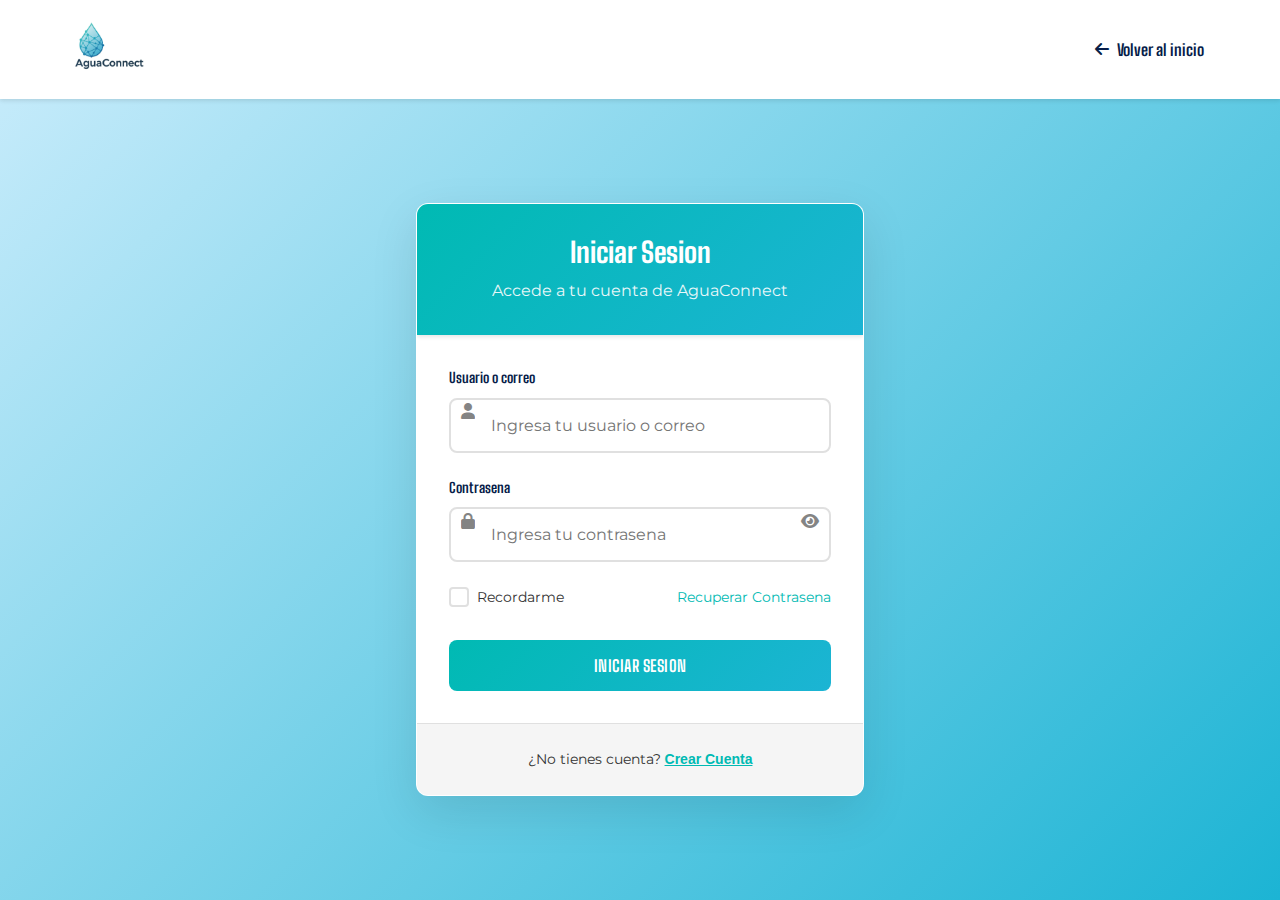
<file: auth.html>
<!DOCTYPE html>
<html lang="es">
  <head>
    <meta charset="UTF-8" />
    <meta name="viewport" content="width=device-width, initial-scale=1.0" />
    <title>AguaConnect - Autenticacion</title>
    <link rel="icon" href="Assets/Favicon/favicon.ico" type="image/x-icon" />
    <link rel="stylesheet" href="styles.css" />
    <link rel="preconnect" href="https://fonts.googleapis.com" />
    <link rel="preconnect" href="https://fonts.gstatic.com" crossorigin />
    <link
      href="https://fonts.googleapis.com/css2?family=Big+Shoulders:opsz,wght@10..72,100..900&family=Montserrat:wght@300;400;500;600;700&display=swap"
      rel="stylesheet"
    />
    <link
      rel="stylesheet"
      href="https://cdnjs.cloudflare.com/ajax/libs/font-awesome/6.0.0/css/all.min.css"
    />
  </head>

  <body class="authBody">
    <!-- Encabezado simplificado -->
    <header class="authHeader">
      <div class="authHeaderContent">
        <div class="logoContainer">
          <img src="assets/logos/aguaconnect.png" alt="AguaConnect Logo" />
        </div>
        <nav class="authNav">
          <a href="index.html" class="backLink">
            <i class="fas fa-arrow-left"></i>
            Volver al inicio
          </a>
        </nav>
      </div>
    </header>

    <!-- Contenedor principal de autenticacion -->
    <main class="authMain">
      <div class="authContainer">
        <!-- Formulario de Inicio de Sesion -->
        <div class="authForm loginForm active" id="loginForm">
          <div class="authCard">
            <div class="authHeader">
              <h2>Iniciar Sesion</h2>
              <p>Accede a tu cuenta de AguaConnect</p>
            </div>

            <form class="authFormContent" id="loginFormElement">
              <div class="formGroup">
                <label for="loginEmail">Usuario o correo</label>
                <input
                  type="text"
                  id="loginEmail"
                  name="loginEmail"
                  placeholder="Ingresa tu usuario o correo"
                  required
                />
                <i class="fas fa-user formIcon"></i>
              </div>

              <div class="formGroup">
                <label for="loginPassword">Contrasena</label>
                <input
                  type="password"
                  id="loginPassword"
                  name="loginPassword"
                  placeholder="Ingresa tu contrasena"
                  required
                />
                <i class="fas fa-lock formIcon"></i>
                <button
                  type="button"
                  class="togglePassword"
                  data-target="loginPassword"
                  title="Mostrar/ocultar contrasena"
                >
                  <i class="fas fa-eye"></i>
                </button>
              </div>

              <div class="formOptions">
                <label class="checkboxLabel">
                  <input type="checkbox" id="rememberMe" />
                  <span class="checkmark"></span>
                  Recordarme
                </label>
                <a href="#" class="forgotPassword">Recuperar Contrasena</a>
              </div>

              <button type="submit" class="authButton loginButton">
                Iniciar Sesion
              </button>
            </form>

            <div class="authFooter">
              <p>
                ¿No tienes cuenta?
                <button type="button" class="switchForm" data-target="register">
                  Crear Cuenta
                </button>
              </p>
            </div>
          </div>
        </div>

        <!-- Formulario de Registro -->
        <div class="authForm registerForm" id="registerForm">
          <div class="authCard">
            <div class="authHeader">
              <h2>Crear Cuenta</h2>
              <p>Unete a la comunidad AguaConnect</p>
            </div>

            <form class="authFormContent" id="registerFormElement">
              <div class="formRow">
                <div class="formGroup">
                  <label for="firstName">Nombres</label>
                  <input
                    type="text"
                    id="firstName"
                    name="firstName"
                    placeholder="Tus nombres"
                    required
                  />
                  <i class="fas fa-user formIcon"></i>
                </div>

                <div class="formGroup">
                  <label for="lastName">Apellidos</label>
                  <input
                    type="text"
                    id="lastName"
                    name="lastName"
                    placeholder="Tus apellidos"
                    required
                  />
                  <i class="fas fa-user formIcon"></i>
                </div>
              </div>

              <div class="formGroup">
                <label for="username">Usuario o correo</label>
                <input
                  type="text"
                  id="username"
                  name="username"
                  placeholder="Elige un nombre de usuario o usa tu correo"
                  required
                />
                <i class="fas fa-at formIcon"></i>
              </div>

              <div class="formGroup">
                <label for="registerPassword">Contrasena</label>
                <input
                  type="password"
                  id="registerPassword"
                  name="registerPassword"
                  placeholder="Crea una contrasena segura"
                  required
                />
                <i class="fas fa-lock formIcon"></i>
                <button
                  type="button"
                  class="togglePassword"
                  data-target="registerPassword"
                  title="Mostrar/ocultar contrasena"
                >
                  <i class="fas fa-eye"></i>
                </button>
              </div>

              <div class="formGroup">
                <label for="confirmPassword">Confirmar contrasena</label>
                <input
                  type="password"
                  id="confirmPassword"
                  name="confirmPassword"
                  placeholder="Confirma tu contrasena"
                  required
                />
                <i class="fas fa-lock formIcon"></i>
                <button
                  type="button"
                  class="togglePassword"
                  data-target="confirmPassword"
                  title="Mostrar/ocultar contrasena"
                >
                  <i class="fas fa-eye"></i>
                </button>
              </div>

              <div class="formOptions">
                <label class="checkboxLabel">
                  <input type="checkbox" id="acceptTerms" required />
                  <span class="checkmark"></span>
                  Acepto los
                  <a href="#terms" class="termsLink">Terminos y condiciones</a>
                </label>
              </div>

              <button type="submit" class="authButton registerButton">
                Registrarse
              </button>
            </form>

            <div class="authFooter">
              <p>
                ¿Ya tienes cuenta?
                <button type="button" class="switchForm" data-target="login">
                  Iniciar Sesion
                </button>
              </p>
            </div>
          </div>
        </div>
      </div>
    </main>

    <!-- Modal de exito -->
    <div class="modal" id="successModal">
      <div class="modalContent">
        <div class="modalHeader">
          <i class="fas fa-check-circle successIcon"></i>
          <h3 id="modalTitle">¡Bienvenido!</h3>
        </div>
        <div class="modalBody">
          <p id="modalMessage">Has iniciado sesion exitosamente.</p>
        </div>
        <div class="modalFooter">
          <button class="primaryButton" id="modalCloseBtn">Continuar</button>
        </div>
      </div>
    </div>

    <!-- Overlay del modal -->
    <div class="modalOverlay" id="modalOverlay"></div>

    <!-- Script de autenticacion -->
    <script src="js/auth.js"></script>
  </body>
</html>
</file>
<file: styles.css>
/*-----------------------------------*\
  #styles.css
\*-----------------------------------*/

:root {
  --color-primary: #ccedfc;
  --color-secondary: #1cb4d4;
  --color-accent: #00bab3;
  --color-dark: #071d49;
  --color-light: #ffff;
  --color-text: #333333;
  --color-text-light: #ffff;
  --color-gray: #f5f5f5;
  --color-gray-dark: #e0e0e0;
  --font-primary: "Big Shoulders", sans-serif;
  --font-secondary: "Montserrat", sans-serif;
  --shadow-sm: 0 0.125rem 0.25rem rgba(0, 0, 0, 0.1);
  --shadow-md: 0 0.25rem 0.5rem rgba(0, 0, 0, 0.1);
  --shadow-lg: 0 0.5rem 1rem rgba(0, 0, 0, 0.1);
  --border-radius-sm: 0.25rem;
  --border-radius-md: 0.5rem;
  --border-radius-lg: 0.75rem;
  --transition: all 0.3 ease;
}

* {
  margin: 0;
  padding: 0;
  box-sizing: border-box;
}

@media (hover: none) and (pointer: coarse) {
  .featureCard,
  .testimonialCard,
  .beneficiaryCard,
  .valueCard,
  .teamCard {
    transition: none;
  }

  .featureCard:hover,
  .testimonialCard:hover,
  .beneficiaryCard:hover,
  .valueCard:hover,
  .teamCard:hover {
    transform: none;
  }

  .primaryButton,
  .secondaryButton,
  .authButton {
    -webkit-tap-highlight-color: transparent;
    touch-action: manipulation;
  }

  .mobileMenuToggle,
  .mobileUserIcon,
  .socialLink {
    -webkit-tap-highlight-color: transparent;
    touch-action: manipulation;
  }
}

html {
  scroll-behavior: smooth;
}

body {
  font-family: var(--font-secondary);
  color: var(--color-text);
  line-height: 1.6;
  overflow-x: hidden;
}

h1,
h2,
h3,
h4,
h5,
h6 {
  font-family: var(--font-primary);
  font-weight: 700;
  line-height: 1.2;
}

a {
  text-decoration: none;
  color: inherit;
  transition: var(--transition);
}

img {
  max-width: 100%;
  height: auto;
}

/*-----------------------------------*\
  #general-styles
\*-----------------------------------*/

.sectionContainer {
  max-width: 79.5rem;
  margin: 0 auto;
  position: relative;
}

.sectionTitle {
  font-size: 3rem;
  margin-bottom: 1.5rem;
  color: var(--color-dark);
  line-height: 1.2;
}

.sectionDescription {
  font-size: 1.125rem;
  line-height: 1.8;
  color: var(--color-text);
  margin-bottom: 4rem;
  opacity: 0.9;
}

@media (max-width: 1024px) {
  .sectionTitle {
    font-size: 2.5rem;
    margin-bottom: 1.5rem;
  }

  .sectionDescription {
    font-size: 1.125rem;
    margin-bottom: 3rem;
    line-height: 1.7;
  }

  .sectionContainer {
    padding: 4rem 2rem;
  }
}

@media (max-width: 768px) {
  .sectionTitle {
    font-size: 2.25rem;
    margin-bottom: 1.25rem;
  }

  .sectionDescription {
    font-size: 1rem;
    margin-bottom: 2.5rem;
    line-height: 1.6;
  }

  .sectionContainer {
    padding: 3.5rem 1.5rem;
  }
}

@media (max-width: 640px) {
  .sectionTitle {
    font-size: 2rem;
    margin-bottom: 1rem;
  }

  .sectionDescription {
    font-size: 0.95rem;
    margin-bottom: 2rem;
    line-height: 1.6;
  }

  .sectionContainer {
    padding: 3rem 1.25rem;
  }
}

@media (max-width: 480px) {
  .sectionTitle {
    font-size: 1.75rem;
    margin-bottom: 0.875rem;
  }

  .sectionDescription {
    font-size: 0.9rem;
    line-height: 1.5;
    margin-bottom: 1.5rem;
  }

  .sectionContainer {
    padding: 2.5rem 1rem;
  }
}

@media (max-width: 360px) {
  .sectionTitle {
    font-size: 1.625rem;
    margin-bottom: 0.75rem;
  }

  .sectionDescription {
    font-size: 0.875rem;
    line-height: 1.5;
    margin-bottom: 1.25rem;
  }

  .sectionContainer {
    padding: 2rem 0.875rem;
  }
}

/*-----------------------------------*\
  #hero
\*-----------------------------------*/

.mainContainer {
  position: relative;
  width: 100%;
  overflow-x: hidden;
}

.generalContainer {
  position: relative;
  width: 100%;
}

.headerContainer {
  position: fixed;
  top: 0;
  left: 0;
  width: 100%;
  background-color: var(--color-light);
  box-shadow: var(--shadow-sm);
  z-index: 1000;
  transition: var(--transition);
}

.headerContent {
  display: flex;
  justify-content: space-between;
  align-items: center;
  padding: 0.625rem 1.25rem;
  max-width: 75rem;
  margin: 0 auto;
}

.logoContainer {
  width: 7.5rem;
}

.logoContainer img {
  width: 100%;
  height: auto;
}

.desktopMenu {
  display: flex;
  align-items: center;
}
@media (min-width: 1025px) {
  .mobileMenuToggle,
  .mobileControls,
  .mobileUserIcon {
    display: none;
  }
}

@media (max-width: 1024px) {
  .desktopMenu {
    display: none;
  }

  .mobileControls {
    display: flex;
    align-items: center;
    gap: 0.75rem;
  }

  .mobileUserIcon {
    position: relative;
    display: flex;
    align-items: center;
    justify-content: center;
    width: 2.25rem;
    height: 2.25rem;
    background: var(--color-primary);
    border-radius: 50%;
    cursor: pointer;
    transition: all 0.3s ease;
    border: 2px solid transparent;
  }

  .mobileUserIcon:hover {
    background-color: var(--color-accent);
    border-color: var(--color-accent);
    transform: scale(1.05);
  }

  .mobileUserIcon i {
    font-size: 1rem;
    color: var(--color-accent);
    transition: all 0.3s ease;
  }

  .mobileUserIcon:hover i {
    color: var(--color-light);
  }

  .mobileUserDropdown {
    position: absolute;
    top: 100%;
    right: 0;
    background-color: var(--color-light);
    border-radius: var(--border-radius-lg);
    box-shadow: var(--shadow-lg);
    min-width: 200px;
    opacity: 0;
    visibility: hidden;
    transform: translateY(-10px);
    transition: all 0.3s ease;
    z-index: 1002;
    border: 1px solid var(--color-gray-dark);
    margin-top: 0.5rem;
  }

  .mobileUserIcon.active .mobileUserDropdown {
    opacity: 1;
    visibility: visible;
    transform: translateY(0);
  }

  .mobileUserDropdown .mobileAuthButtons {
    padding: 1rem;
    display: flex;
    flex-direction: column;
    gap: 0.5rem;
  }

  .mobileUserDropdown .mobileLoginBtn,
  .mobileUserDropdown .mobileRegisterBtn {
    display: flex;
    align-items: center;
    justify-content: center;
    gap: 0.5rem;
    padding: 0.75rem 1rem;
    border-radius: var(--border-radius-md);
    font-family: var(--font-primary);
    font-weight: 600;
    font-size: 0.875rem;
    text-decoration: none;
    transition: all 0.3s ease;
    border: 1px solid transparent;
  }

  .mobileUserDropdown .mobileLoginBtn {
    background-color: var(--color-accent);
    color: var(--color-light);
  }

  .mobileUserDropdown .mobileLoginBtn:hover {
    background-color: var(--color-secondary);
    transform: translateY(-2px);
  }

  .mobileUserDropdown .mobileRegisterBtn {
    background-color: transparent;
    color: var(--color-accent);
    border-color: var(--color-accent);
  }

  .mobileUserDropdown .mobileRegisterBtn:hover {
    background-color: var(--color-accent);
    color: var(--color-light);
    transform: translateY(-2px);
  }

  .mobileUserDropdown .mobileUserMenu {
    padding: 1rem;
    border-top: 1px solid var(--color-gray-dark);
  }

  .mobileUserDropdown .mobileUserInfo {
    display: flex;
    align-items: center;
    gap: 0.75rem;
    margin-bottom: 1rem;
    padding: 0.75rem;
    background-color: var(--color-gray);
    border-radius: var(--border-radius-md);
  }

  .mobileUserDropdown .mobileUserInfo i {
    font-size: 1.5rem;
    color: var(--color-accent);
  }

  .mobileUserDropdown .mobileUserName {
    display: block;
    font-family: var(--font-primary);
    font-weight: 600;
    color: var(--color-dark);
    font-size: 0.875rem;
    margin-bottom: 0.25rem;
  }

  .mobileUserDropdown .mobileUserEmail {
    display: block;
    color: var(--color-text);
    font-size: 0.75rem;
    opacity: 0.8;
  }

  .mobileUserDropdown .mobileLogoutBtn {
    display: flex;
    align-items: center;
    justify-content: center;
    gap: 0.5rem;
    width: 100%;
    padding: 0.75rem;
    background-color: transparent;
    color: #e74c3c;
    border: 1px solid #e74c3c;
    border-radius: var(--border-radius-md);
    font-family: var(--font-primary);
    font-weight: 600;
    font-size: 0.875rem;
    cursor: pointer;
    transition: all 0.3s ease;
  }

  .mobileUserDropdown .mobileLogoutBtn:hover {
    background-color: #e74c3c;
    color: var(--color-light);
    transform: translateY(-2px);
  }

  .mobileMenuToggle {
    display: flex;
    align-items: center;
    justify-content: center;
    width: 2.75rem;
    height: 2.75rem;
    background: var(--color-light);
    border-radius: 12px;
    box-shadow: 0 4px 12px rgba(0, 0, 0, 0.15);
    cursor: pointer;
    transition: all 0.3s ease;
    border: 2px solid transparent;
    position: relative;
    z-index: 10001;
  }

  .mobileMenuToggle:hover {
    background-color: var(--color-accent);
    border-color: var(--color-accent);
    transform: scale(1.05);
    box-shadow: 0 6px 16px rgba(0, 186, 179, 0.3);
  }

  .mobileMenuToggle i {
    font-size: 1.375rem;
    color: var(--color-dark);
    transition: all 0.3s ease;
  }

  .mobileMenuToggle:hover i {
    color: var(--color-light);
  }

  .mobileMenuToggle.active {
    background-color: var(--color-accent);
    border-color: var(--color-accent);
    transform: rotate(90deg);
  }

  .mobileMenuToggle.active i {
    color: var(--color-light);
  }
}

@media (max-width: 768px) {
  .headerContent {
    padding: 0.75rem 1.25rem;
  }

  .logoContainer {
    width: 6.5rem;
  }

  .mobileControls {
    gap: 1rem;
  }
}

@media (max-width: 640px) {
  .headerContent {
    padding: 0.75rem 1rem;
  }

  .logoContainer {
    width: 6rem;
  }
}

@media (max-width: 480px) {
  .headerContent {
    padding: 0.75rem 0.875rem;
  }

  .logoContainer {
    width: 5.5rem;
  }

  .mobileMenuToggle {
    width: 2.5rem;
    height: 2.5rem;
  }

  .mobileMenuToggle i {
    font-size: 1.25rem;
  }

  .mobileControls {
    gap: 0.75rem;
  }

  .mobileUserIcon {
    width: 2.5rem;
    height: 2.5rem;
  }
}

@media (max-width: 360px) {
  .headerContent {
    padding: 0.625rem 0.75rem;
  }

  .logoContainer {
    width: 5rem;
  }

  .mobileMenuToggle {
    width: 2.25rem;
    height: 2.25rem;
  }

  .mobileMenuToggle i {
    font-size: 1.125rem;
  }

  .mobileControls {
    gap: 0.625rem;
  }

  .mobileUserIcon {
    width: 2.25rem;
    height: 2.25rem;
  }

  .mobileUserIcon i {
    font-size: 0.875rem;
  }
}

.mobileMenu {
  display: none;
  position: fixed;
  top: 0;
  left: 0;
  width: 100%;
  height: 100vh;
  background: linear-gradient(
    135deg,
    var(--color-primary) 0%,
    var(--color-secondary) 100%
  );
  color: var(--color-light);
  flex-direction: column;
  justify-content: center;
  align-items: center;
  transition: all 0.4s ease;
  z-index: 10000;
  backdrop-filter: blur(10px);
  -webkit-backdrop-filter: blur(10px);
}

.mobileMenu.active {
  display: flex;
  animation: slideInFromTop 0.4s ease-out;
  overflow: hidden;
}

/* Prevenir scroll cuando el menú está abierto */
body.menu-open {
  overflow: hidden;
  position: fixed;
  width: 100%;
}

@keyframes slideInFromTop {
  from {
    opacity: 0;
    transform: translateY(-100%);
  }
  to {
    opacity: 1;
    transform: translateY(0);
  }
}

.mobileMenu a {
  color: var(--color-light);
  font-size: 1.75rem;
  margin: 1.25rem 0;
  text-align: center;
  font-weight: 600;
  font-family: var(--font-primary);
  transition: all 0.3s ease;
  padding: 0.75rem 2rem;
  border-radius: var(--border-radius-lg);
  position: relative;
  overflow: hidden;
}

.mobileMenu a::before {
  content: "";
  position: absolute;
  top: 0;
  left: -100%;
  width: 100%;
  height: 100%;
  background: rgba(255, 255, 255, 0.1);
  transition: all 0.3s ease;
  z-index: -1;
}

.mobileMenu a:hover::before {
  left: 0;
}

.mobileMenu a:hover {
  color: var(--color-accent);
  transform: translateY(-3px) scale(1.05);
  text-shadow: 0 2px 8px rgba(0, 0, 0, 0.3);
}

/* Media queries para el menú móvil */
@media (max-width: 768px) {
  .mobileMenu a {
    font-size: 1.5rem;
    margin: 1rem 0;
    padding: 0.625rem 1.5rem;
  }

  .mobileMenuClose {
    top: 1.5rem;
    right: 1.5rem;
    width: 2.5rem;
    height: 2.5rem;
  }
}

@media (max-width: 640px) {
  .mobileMenu a {
    font-size: 1.375rem;
    margin: 0.875rem 0;
    padding: 0.5rem 1.25rem;
  }

  .mobileMenuClose {
    top: 1.25rem;
    right: 1.25rem;
    width: 2.25rem;
    height: 2.25rem;
  }
}

@media (max-width: 480px) {
  .mobileMenu a {
    font-size: 1.25rem;
    margin: 0.75rem 0;
    padding: 0.5rem 1rem;
  }

  .mobileMenuClose {
    top: 1rem;
    right: 1rem;
    width: 2rem;
    height: 2rem;
  }

  .mobileMenuClose i {
    font-size: 1rem;
  }
}

@media (max-width: 360px) {
  .mobileMenu a {
    font-size: 1.125rem;
    margin: 0.625rem 0;
    padding: 0.375rem 0.875rem;
  }

  .mobileMenuClose {
    top: 0.75rem;
    right: 0.75rem;
    width: 1.75rem;
    height: 1.75rem;
  }

  .mobileMenuClose i {
    font-size: 0.875rem;
  }
}

.mobileMenuClose {
  position: absolute;
  top: 2rem;
  right: 2rem;
  width: 3rem;
  height: 3rem;
  background: rgba(255, 255, 255, 0.2);
  border: 2px solid rgba(255, 255, 255, 0.3);
  border-radius: 50%;
  display: flex;
  align-items: center;
  justify-content: center;
  cursor: pointer;
  transition: all 0.3s ease;
  backdrop-filter: blur(10px);
  -webkit-backdrop-filter: blur(10px);
  z-index: 10002;
}

.mobileMenuClose:hover {
  background: rgba(255, 255, 255, 0.3);
  border-color: var(--color-accent);
  transform: scale(1.1);
}

.mobileMenuClose i {
  font-size: 1.25rem;
  color: var(--color-light);
  transition: all 0.3s ease;
}

.mobileMenuClose:hover i {
  color: var(--color-accent);
}

.navLink {
  margin: 0 0.9375rem;
  font-family: var(--font-primary);
  font-weight: 600;
  font-size: 1rem;
  color: var(--color-dark);
  position: relative;
}

.navLink:after {
  content: "";
  position: absolute;
  bottom: -0.3125rem;
  left: 0;
  width: 0;
  height: 0.125rem;
  background-color: var(--color-accent);
  transform: var(--transition);
  transition-duration: 0.5s;
}

.navLink:hover:after {
  width: 100%;
}

.navLink.highlight {
  color: var(--color-accent);
  font-weight: 700;
}

/*-----------------------------------*\
  #user-section
\*-----------------------------------*/

.userSection {
  position: relative;
  margin-left: 1rem;
}

.userIcon {
  display: flex;
  align-items: center;
  gap: 0.5rem;
  padding: 0.5rem;
  border-radius: 50%;
  background-color: var(--color-primary);
  cursor: pointer;
  transition: all 0.3s ease;
  border: 2px solid transparent;
}

.userIcon:hover {
  background-color: var(--color-accent);
  border-color: var(--color-accent);
  transform: scale(1.05);
}

.userIcon i {
  font-size: 1.25rem;
  color: var(--color-accent);
  transition: all 0.3s ease;
}

.userIcon:hover i {
  color: var(--color-light);
}

.userGreeting {
  font-family: var(--font-primary);
  font-weight: 600;
  font-size: 0.875rem;
  color: var(--color-dark);
  white-space: nowrap;
}

.userDropdown {
  position: absolute;
  top: 100%;
  right: 0;
  background-color: var(--color-light);
  border-radius: var(--border-radius-lg);
  box-shadow: var(--shadow-lg);
  min-width: 200px;
  opacity: 0;
  visibility: hidden;
  transform: translateY(-10px);
  transition: all 0.3s ease;
  z-index: 1001;
  border: 1px solid var(--color-gray-dark);
  margin-top: 0.5rem;
}

.userSection:hover .userDropdown,
.userDropdown:hover {
  opacity: 1;
  visibility: visible;
  transform: translateY(0);
}

.authButtons {
  padding: 1rem;
}

.loginBtn,
.registerBtn {
  display: block;
  width: 100%;
  padding: 0.75rem 1rem;
  margin-bottom: 0.5rem;
  text-align: center;
  border-radius: var(--border-radius-md);
  font-family: var(--font-primary);
  font-weight: 600;
  font-size: 0.875rem;
  text-decoration: none;
  transition: all 0.3s ease;
  border: 1px solid transparent;
}

.loginBtn {
  background-color: var(--color-accent);
  color: var(--color-light);
}

.loginBtn:hover {
  background-color: var(--color-secondary);
  transform: translateY(-2px);
}

.registerBtn {
  background-color: transparent;
  color: var(--color-accent);
  border-color: var(--color-accent);
}

.registerBtn:hover {
  background-color: var(--color-accent);
  color: var(--color-light);
  transform: translateY(-2px);
}

.registerBtn:last-child {
  margin-bottom: 0;
}

.userMenu {
  padding: 1rem;
  border-top: 1px solid var(--color-gray-dark);
}

.userInfo {
  margin-bottom: 1rem;
}

.userName {
  display: block;
  font-family: var(--font-primary);
  font-weight: 600;
  color: var(--color-dark);
  font-size: 1rem;
  margin-bottom: 0.25rem;
}

.userEmail {
  display: block;
  color: var(--color-text);
  font-size: 0.75rem;
  opacity: 0.8;
}

.userMenu hr {
  border: none;
  height: 1px;
  background-color: var(--color-gray-dark);
  margin: 1rem 0;
}

.logoutBtn {
  width: 100%;
  padding: 0.75rem;
  background-color: transparent;
  color: #e74c3c;
  border: 1px solid #e74c3c;
  border-radius: var(--border-radius-md);
  font-family: var(--font-primary);
  font-weight: 600;
  font-size: 0.875rem;
  cursor: pointer;
  transition: all 0.3s ease;
}

.logoutBtn:hover {
  background-color: #e74c3c;
  color: var(--color-light);
  transform: translateY(-2px);
}

.mobileUserSection {
  margin-top: 2rem;
  padding-top: 2rem;
  border-top: 1px solid rgba(255, 255, 255, 0.2);
}

.mobileAuthButtons {
  display: flex;
  flex-direction: column;
  gap: 1rem;
  margin-bottom: 2rem;
}

.mobileLoginBtn,
.mobileRegisterBtn {
  display: flex;
  align-items: center;
  justify-content: center;
  gap: 0.75rem;
  padding: 1rem 2rem;
  border-radius: var(--border-radius-md);
  font-family: var(--font-primary);
  font-weight: 600;
  font-size: 1.125rem;
  text-decoration: none;
  transition: all 0.3s ease;
  border: 2px solid transparent;
}

.mobileLoginBtn {
  background-color: var(--color-accent);
  color: var(--color-light);
}

.mobileLoginBtn:hover {
  background-color: var(--color-secondary);
  transform: translateY(-3px);
}

.mobileRegisterBtn {
  background-color: transparent;
  color: var(--color-accent);
  border-color: var(--color-accent);
}

.mobileRegisterBtn:hover {
  background-color: var(--color-accent);
  color: var(--color-light);
  transform: translateY(-3px);
}

.mobileUserMenu {
  text-align: center;
}

.mobileUserInfo {
  display: flex;
  flex-direction: column;
  align-items: center;
  gap: 1rem;
  margin-bottom: 2rem;
  padding: 1.5rem;
  background-color: rgba(255, 255, 255, 0.1);
  border-radius: var(--border-radius-lg);
}

.mobileUserInfo i {
  font-size: 3rem;
  color: var(--color-accent);
}

.mobileUserDetails {
  text-align: center;
}

.mobileUserName {
  display: block;
  font-family: var(--font-primary);
  font-weight: 600;
  color: var(--color-light);
  font-size: 1.25rem;
  margin-bottom: 0.5rem;
}

.mobileUserEmail {
  display: block;
  color: var(--color-light);
  font-size: 0.875rem;
  opacity: 0.8;
}

.mobileLogoutBtn {
  display: flex;
  align-items: center;
  justify-content: center;
  gap: 0.75rem;
  width: 100%;
  padding: 1rem 2rem;
  background-color: transparent;
  color: #ff6b6b;
  border: 2px solid #ff6b6b;
  border-radius: var(--border-radius-md);
  font-family: var(--font-primary);
  font-weight: 600;
  font-size: 1.125rem;
  cursor: pointer;
  transition: all 0.3s ease;
}

.mobileLogoutBtn:hover {
  background-color: #ff6b6b;
  color: var(--color-light);
  transform: translateY(-3px);
}

@media (max-width: 800px) {
  .userSection {
    display: none;
  }
}

@media (max-width: 640px) {
  .mobileAuthButtons {
    gap: 0.75rem;
  }

  .mobileLoginBtn,
  .mobileRegisterBtn,
  .mobileLogoutBtn {
    font-size: 1rem;
    padding: 0.875rem 1.5rem;
  }

  .mobileUserInfo {
    padding: 1rem;
  }

  .mobileUserName {
    font-size: 1.125rem;
  }
}

.heroSection {
  position: relative;
  height: 100vh;
  min-height: 37.5rem;
  display: flex;
  align-items: center;
}

.heroOverlay {
  position: absolute;
  top: 0;
  left: 0;
  width: 100%;
  height: 100%;
  background: linear-gradient(rgba(7, 29, 73, 0.7), rgba(0, 186, 179, 0.7));
  z-index: 1;
}

.mainImageContainer {
  position: absolute;
  top: 0;
  left: 0;
  width: 100%;
  height: 100%;
  z-index: 0;
}

.mainImageContainer img {
  width: 100%;
  height: 100%;
  object-fit: cover;
}

@media (max-width: 768px) {
  .heroSection {
    background: linear-gradient(
      135deg,
      var(--color-primary) 0%,
      var(--color-secondary) 50%,
      var(--color-accent) 100%
    );
  }

  .mainImageContainer {
    display: none;
  }

  .heroOverlay {
    background: linear-gradient(rgba(7, 29, 73, 0.3), rgba(0, 186, 179, 0.4));
  }
}

.heroContent {
  position: relative;
  z-index: 2;
  max-width: 75rem;
  margin: 0 auto;
  padding: 6rem 1.25rem;
  color: var(--color-light);
  text-align: center;
  display: flex;
  flex-direction: column;
  justify-content: center;
  min-height: 100vh;
}

.heroTitle {
  font-size: 3.5rem;
  margin-bottom: 1.25rem;
  font-family: var(--font-primary);
  font-weight: 700;
  line-height: 1.1;
  text-transform: uppercase;
  padding-top: 4rem;
  letter-spacing: -0.01em;
  text-shadow: 2px 2px 4px rgba(0, 0, 0, 0.3);
}

@media (max-width: 1024px) {
  .heroTitle {
    font-size: 3rem;
    padding-top: 3rem;
  }

  .heroSubtitle {
    font-size: 1.375rem;
  }
}

@media (max-width: 768px) {
  .heroSection {
    min-height: 100vh;
    height: auto;
  }

  .heroContent {
    padding: 4rem 1rem;
    min-height: calc(100vh - 4rem);
  }

  .heroTitle {
    font-size: 2.5rem;
    padding-top: 2rem;
    margin-bottom: 1rem;
    line-height: 1.2;
  }

  .heroSubtitle {
    font-size: 1.25rem;
    margin-bottom: 2rem;
  }

  .heroCta {
    gap: 0.75rem;
  }

  .primaryButton,
  .secondaryButton {
    padding: 0.875rem 2rem;
    font-size: 0.9rem;
    width: 100%;
    max-width: 280px;
  }
}

@media (max-width: 480px) {
  .heroContent {
    padding: 3rem 0.75rem;
  }

  .heroTitle {
    font-size: 2rem;
    padding-top: 1rem;
  }

  .heroSubtitle {
    font-size: 1.125rem;
  }

  .primaryButton,
  .secondaryButton {
    padding: 0.875rem 1.75rem;
    font-size: 0.9rem;
    min-height: 2.75rem;
    width: 100%;
    max-width: 280px;
    margin: 0 auto;
  }

  .heroCta {
    flex-direction: column;
    gap: 1rem;
    align-items: center;
  }
}

@media (max-width: 360px) {
  .primaryButton,
  .secondaryButton {
    padding: 0.75rem 1.5rem;
    font-size: 0.875rem;
    min-height: 2.5rem;
  }
}

@media (max-width: 360px) {
  .heroTitle {
    font-size: 1.75rem;
  }

  .heroSubtitle {
    font-size: 1rem;
  }
}

.accent {
  color: var(--color-accent);
  display: block;
  margin-bottom: 0.9rem;
  line-height: 1;
}

.heroSubtitle {
  font-size: 1.5rem;
  margin-bottom: 2.5rem;
  font-family: var(--font-secondary);
  font-weight: 500;
  opacity: 0.9;
}

.heroCta {
  display: flex;
  flex-direction: column;
  gap: 1rem;
  align-items: center;
}

.primaryButton,
.secondaryButton {
  display: inline-block;
  padding: 0.75rem 2rem;
  border-radius: var(--border-radius-md);
  font-family: var(--font-primary);
  font-weight: 600;
  font-size: 1rem;
  text-align: center;
  cursor: pointer;
  transition: all 0.3s ease;
}

.primaryButton {
  background-color: var(--color-accent);
  color: var(--color-light);
  border: 0.125rem solid var(--color-accent);
}

.primaryButton:hover {
  background-color: transparent;
  color: var(--color-accent);
  transform: translateY(-0.25rem);
  box-shadow: 0 0.5rem 1rem rgba(0, 186, 179, 0.2);
}

.secondaryButton {
  background-color: transparent;
  color: var(--color-light);
  border: 0.125rem solid var(--color-light);
}

.secondaryButton:hover {
  background-color: var(--color-light);
  color: var(--color-accent);
  transform: translateY(-0.25rem);
  box-shadow: 0 0.5rem 1rem rgba(255, 255, 255, 0.2);
  border-color: var(--color-light);
}

@media (min-width: 768px) {
  .heroTitle {
    font-size: 4.5rem;
  }

  .heroSubtitle {
    font-size: 1.75rem;
  }

  .heroCta {
    flex-direction: row;
    justify-content: center;
  }
}

/*-----------------------------------*\
  #features
\*-----------------------------------*/

.featuresSection {
  padding: 6rem 1.25rem;
  background-color: var(--color-light);
  position: relative;
}

.featuresSection .sectionTitle {
  text-align: center;
  margin-bottom: 4rem;
}

.featuresGrid {
  display: grid;
  grid-template-columns: 1fr;
  gap: 2rem;
  max-width: 90rem;
  margin: 0 auto;
}

.featureCard {
  background-color: var(--color-gray);
  padding: 2.5rem;
  border-radius: var(--border-radius-lg);
  text-align: center;
  transition: all 0.3s ease;
  border: 1px solid transparent;
}

.featureCard:hover {
  transform: translateY(-0.5rem);
  border-color: var(--color-accent);
  box-shadow: var(--shadow-lg);
}

.featureIcon {
  width: 4rem;
  height: 4rem;
  background-color: var(--color-primary);
  border-radius: 50%;
  display: flex;
  align-items: center;
  justify-content: center;
  margin: 0 auto 1.5rem;
  transition: all 0.3s ease;
}

.featureCard:hover .featureIcon {
  background-color: var(--color-accent);
}

.featureIcon i {
  font-size: 1.75rem;
  color: var(--color-accent);
  transition: all 0.3s ease;
}

.featureCard:hover .featureIcon i {
  color: var(--color-light);
}

.featureCard h3 {
  color: var(--color-dark);
  font-size: 1.25rem;
  margin-bottom: 1rem;
  font-family: var(--font-primary);
}

/*-----------------------------------*\
  #modal-mapa
\*-----------------------------------*/
.modal-mapa {
  display: none;
  position: fixed;
  z-index: 9999;
  left: 0;
  top: 0;
  width: 100vw;
  height: 100vh;
  background: rgba(0, 0, 0, 0.5);
  justify-content: center;
  align-items: center;
}
.modal-mapa-content {
  background: #fff;
  border-radius: 16px;
  padding: 20px 20px 0 20px;
  position: relative;
  max-width: 500px;
  max-height: 90%;
  width: 95vw;
  box-shadow: 0 4px 24px rgba(0, 0, 0, 0.18);
  display: flex;
  flex-direction: column;
  align-items: center;
}
.modal-mapa-close {
  position: absolute;
  top: 12px;
  right: 18px;
  font-size: 2rem;
  color: #333;
  cursor: pointer;
  z-index: 10;
}

.modal-mapa-title {
  width: 100%;
  text-align: center;
  margin-bottom: 16px;
  padding-top: 8px;
}

.modal-mapa-title h3 {
  color: #333;
  font-size: 1.1rem;
  font-weight: 600;
  margin: 0;
  font-family: var(--font-primary);
}

.modal-mapa-header {
  width: 100%;
  margin-bottom: 16px;
}
.modal-search-container {
  display: flex;
  align-items: center;
  gap: 10px;
  margin-bottom: 12px;
}
.modal-search-bar {
  flex: 1;
  background: #f2f2f2;
  border-radius: 20px;
  padding: 8px 16px;
  display: flex;
  align-items: center;
}
.modal-search-bar i {
  color: #888;
  margin-right: 10px;
}
.modal-search-input {
  border: none;
  background: transparent;
  flex: 1;
  font-size: 0.9rem;
  outline: none;
}
.modal-filter {
  width: 36px;
  height: 36px;
  background: #f2f2f2;
  border-radius: 50%;
  display: flex;
  justify-content: center;
  align-items: center;
  cursor: pointer;
}
.modal-filter i {
  color: #888;
}

.modal-filter-options {
  display: flex;
  overflow-x: auto;
  gap: 10px;
  padding-bottom: 6px;
  scrollbar-width: none;
}
.modal-filter-options::-webkit-scrollbar {
  display: none;
}
.filter-option {
  padding: 6px 14px;
  background: #f2f2f2;
  border-radius: 16px;
  font-size: 0.85rem;
  white-space: nowrap;
  cursor: pointer;
}
.filter-option.active {
  background: #1cb0f6;
  color: white;
}

.modal-mapa-img-container {
  width: 100%;
  max-width: 350px;
  margin: 0 auto;
  display: flex;
  justify-content: center;
  align-items: center;
}
.modal-mapa-bg {
  position: relative;
  width: 100%;
  background: #cceafd;
  border-radius: 12px;
  overflow: hidden;
  padding: 18px 0 18px 0;
  display: flex;
  justify-content: center;
  align-items: center;
}
.modal-mapa-img {
  width: 90%;
  max-width: 280px;
  border-radius: 8px;
  display: block;
  margin: 0 auto;
}
.modal-mapa-bg i {
  position: absolute;
  font-size: 2.2rem;
  transform: translate(-50%, -100%);
  cursor: pointer;
  z-index: 2;
}
.fuente {
  color: #0099ff;
  text-shadow: 0 0 4px #fff;
}
.alerta {
  color: #1cb0f6;
  background: #fff;
  border-radius: 50%;
  padding: 2px 4px 2px 4px;
  box-shadow: 0 0 6px #b3e0fc;
  text-shadow: 0 0 4px #fff;
}

/* Sección de fuentes contaminadas */
.modal-contaminadas {
  width: 100%;
  margin-top: 20px;
}
.modal-contaminadas h3 {
  font-size: 1.1rem;
  margin-bottom: 10px;
  font-weight: 600;
}
.contaminada-item {
  display: flex;
  align-items: center;
  background: #f2f2f2;
  border-radius: 10px;
  padding: 12px;
  margin-bottom: 10px;
}
.alerta-icon {
  color: #1cb0f6;
  font-size: 1.5rem;
  margin-right: 12px;
}
.contaminada-info {
  flex: 1;
}
.contaminada-info p {
  margin: 0 0 5px 0;
  font-size: 0.9rem;
}
.contaminada-bar {
  height: 6px;
  width: 100%;
  background: #e0e0e0;
  border-radius: 3px;
  overflow: hidden;
}
.contaminada-bar::before {
  content: "";
  display: block;
  height: 100%;
  width: 75%;
  background: #1cb0f6;
  border-radius: 3px;
}

/* Botón de registrar fuente */
.modal-register-btn {
  width: 100%;
  background: #2d4b9a;
  color: white;
  border: none;
  border-radius: 8px;
  padding: 12px;
  font-size: 1rem;
  font-weight: 600;
  cursor: pointer;
  margin: 16px 0;
  transition: background 0.2s;
}
.modal-register-btn:hover {
  background: #1e3a7d;
}

/* Nota de ejemplo */
.modal-example-note {
  width: 100%;
  background: #f9f9f9;
  border-left: 3px solid #1cb0f6;
  padding: 10px;
  margin-bottom: 16px;
  border-radius: 4px;
}
.modal-example-note p {
  margin: 0;
  font-size: 0.8rem;
  color: #555;
  display: flex;
  align-items: center;
}
.modal-example-note i {
  color: #1cb0f6;
  margin-right: 8px;
}

.modal-mapa-leyenda {
  margin: 16px 0;
  text-align: center;
  font-size: 1rem;
  color: #222;
  display: flex;
  justify-content: center;
  gap: 32px;
}
.modal-mapa-leyenda span {
  display: inline-flex;
  align-items: center;
  gap: 6px;
}

.modal-bottom-nav {
  width: 100%;
  display: flex;
  justify-content: space-around;
  background: #fff;
  border-top: 1px solid #eee;
  padding: 12px 0;
  margin-top: 10px;
}
.nav-item {
  display: flex;
  flex-direction: column;
  align-items: center;
  cursor: pointer;
}
.nav-item i {
  font-size: 1.2rem;
  color: #888;
  margin-bottom: 4px;
}
.nav-item span {
  font-size: 0.75rem;
  color: #888;
}
.nav-item.active i,
.nav-item.active span {
  color: #1cb0f6;
}

@media (max-width: 480px) {
  .modal-mapa-content {
    max-width: 95vw;
    width: 95vw;
    padding: 12px 12px 0 12px;
    margin: 20px auto;
    max-height: 85vh;
    overflow-y: auto;
  }

  .modal-mapa-title {
    margin-bottom: 12px;
    padding-top: 4px;
  }

  .modal-mapa-title h3 {
    font-size: 0.95rem;
    line-height: 1.2;
  }

  .modal-mapa-header {
    margin-bottom: 12px;
  }

  .modal-search-container {
    gap: 8px;
    margin-bottom: 10px;
  }

  .modal-search-bar {
    padding: 6px 12px;
    border-radius: 16px;
  }

  .modal-search-input {
    font-size: 0.85rem;
  }

  .modal-filter {
    width: 32px;
    height: 32px;
  }

  .filter-option {
    padding: 4px 10px;
    font-size: 0.8rem;
  }

  .modal-mapa-img-container {
    max-width: 100%;
    margin-bottom: 12px;
  }

  .modal-mapa-bg {
    padding: 12px 0;
  }

  .modal-mapa-img {
    max-width: 90%;
    width: 90%;
  }

  .modal-mapa-bg i {
    font-size: 1.6rem;
  }

  .modal-contaminadas {
    margin-top: 12px;
  }

  .modal-contaminadas h3 {
    font-size: 1rem;
    margin-bottom: 8px;
  }

  .contaminada-item {
    padding: 10px;
    margin-bottom: 8px;
  }

  .alerta-icon {
    font-size: 1.3rem;
    margin-right: 10px;
  }

  .contaminada-info p {
    font-size: 0.85rem;
  }

  .modal-register-btn {
    padding: 10px;
    font-size: 0.9rem;
    margin: 12px 0;
  }

  .modal-example-note {
    margin-bottom: 12px;
    padding: 8px;
  }

  .modal-example-note p {
    font-size: 0.75rem;
  }

  .modal-mapa-leyenda {
    margin: 12px 0;
    font-size: 0.85rem;
    gap: 16px;
    flex-wrap: wrap;
  }

  .modal-bottom-nav {
    padding: 10px 0;
    margin-top: 8px;
  }

  .nav-item i {
    font-size: 1.1rem;
  }

  .nav-item span {
    font-size: 0.7rem;
  }
}

@media (max-width: 390px) {
  .modal-mapa-content {
    margin: 10px auto;
    max-height: 90vh;
  }

  .modal-mapa-title h3 {
    font-size: 0.9rem;
  }

  .modal-search-input {
    font-size: 0.8rem;
  }

  .filter-option {
    font-size: 0.75rem;
    padding: 3px 8px;
  }

  .modal-mapa-leyenda {
    font-size: 0.8rem;
    gap: 12px;
  }
}

@media (max-width: 360px) {
  .modal-mapa-content {
    padding: 10px 10px 0 10px;
    margin: 8px auto;
  }

  .modal-mapa-close {
    font-size: 1.8rem;
    top: 8px;
    right: 12px;
  }

  .modal-mapa-title h3 {
    font-size: 0.85rem;
  }

  .modal-search-bar {
    padding: 5px 10px;
  }

  .modal-filter {
    width: 30px;
    height: 30px;
  }

  .modal-mapa-bg i {
    font-size: 1.4rem;
  }

  .modal-contaminadas h3 {
    font-size: 0.95rem;
  }

  .modal-register-btn {
    font-size: 0.85rem;
  }

  .modal-example-note p {
    font-size: 0.7rem;
  }

  .modal-mapa-leyenda {
    font-size: 0.75rem;
    gap: 8px;
  }

  .nav-item i {
    font-size: 1rem;
  }

  .nav-item span {
    font-size: 0.65rem;
  }
}

/* iPhone SE y pantallas muy pequeñas */
@media (max-width: 320px) {
  .modal-mapa-content {
    padding: 8px 8px 0 8px;
    margin: 5px auto;
    max-height: 95vh;
  }

  .modal-mapa-close {
    font-size: 1.6rem;
    top: 6px;
    right: 10px;
  }

  .modal-mapa-title h3 {
    font-size: 0.8rem;
  }

  .modal-search-bar {
    padding: 4px 8px;
  }

  .modal-search-input {
    font-size: 0.75rem;
  }

  .modal-filter {
    width: 28px;
    height: 28px;
  }

  .filter-option {
    font-size: 0.7rem;
    padding: 2px 6px;
  }

  .modal-mapa-bg {
    padding: 8px 0;
  }

  .modal-mapa-bg i {
    font-size: 1.2rem;
  }

  .modal-contaminadas h3 {
    font-size: 0.9rem;
  }

  .contaminada-item {
    padding: 8px;
  }

  .alerta-icon {
    font-size: 1.2rem;
    margin-right: 8px;
  }

  .contaminada-info p {
    font-size: 0.8rem;
  }

  .modal-register-btn {
    padding: 8px;
    font-size: 0.8rem;
    margin: 10px 0;
  }

  .modal-example-note {
    padding: 6px;
  }

  .modal-example-note p {
    font-size: 0.65rem;
  }

  .modal-mapa-leyenda {
    font-size: 0.7rem;
    gap: 6px;
    margin: 8px 0;
  }

  .modal-bottom-nav {
    padding: 8px 0;
    margin-top: 6px;
  }

  .nav-item i {
    font-size: 0.9rem;
  }

  .nav-item span {
    font-size: 0.6rem;
  }
}

/* Estilos adicionales para móviles */
@media (max-width: 480px) {
  .modal-mapa {
    padding: 10px;
  }

  .modal-mapa-content {
    border-radius: 12px;
  }

  .modal-search-bar,
  .modal-filter,
  .filter-option,
  .modal-register-btn,
  .nav-item {
    -webkit-tap-highlight-color: transparent;
    touch-action: manipulation;
  }

  .modal-search-bar:focus-within {
    background: #e8e8e8;
    transform: scale(1.02);
    transition: all 0.2s ease;
  }

  .filter-option:active {
    transform: scale(0.95);
    transition: transform 0.1s ease;
  }

  .modal-register-btn:active {
    transform: scale(0.98);
    transition: transform 0.1s ease;
  }

  .nav-item:active {
    transform: scale(0.95);
    transition: transform 0.1s ease;
  }

  .modal-mapa-close:active {
    transform: scale(0.9);
    transition: transform 0.1s ease;
  }

  .modal-mapa-bg i:active {
    transform: translate(-50%, -100%) scale(0.9);
    transition: transform 0.1s ease;
  }
}

/*-----------------------------------*\
  #modales-features
\*-----------------------------------*/

.modal-feature {
  display: none;
  position: fixed;
  z-index: 9999;
  left: 0;
  top: 0;
  width: 100vw;
  height: 100vh;
  background: rgba(0, 0, 0, 0.5);
  justify-content: center;
  align-items: center;
}

.modal-feature-content {
  background: #fff;
  border-radius: 16px;
  padding: 20px 20px 0 20px;
  position: relative;
  max-width: 450px;
  width: 90vw;
  max-height: 85vh;
  overflow-y: auto;
  box-shadow: 0 4px 24px rgba(0, 0, 0, 0.18);
  display: flex;
  flex-direction: column;
  align-items: center;
}

.modal-feature-close {
  position: absolute;
  top: 12px;
  right: 18px;
  font-size: 2rem;
  color: #333;
  cursor: pointer;
  z-index: 10;
}

.modal-feature-title {
  width: 100%;
  text-align: center;
  margin-bottom: 16px;
  padding-top: 8px;
}

.modal-feature-title h3 {
  color: #333;
  font-size: 1.1rem;
  font-weight: 600;
  margin: 0;
  font-family: var(--font-primary);
}

/* Estilos para Modal de Compras Grupales */
.modal-compras-container {
  width: 100%;
  margin-bottom: 16px;
}

.compras-section {
  margin-bottom: 20px;
  padding: 16px;
  background: #f8f9fa;
  border-radius: 12px;
}

.compras-header {
  display: flex;
  align-items: center;
  gap: 8px;
  margin-bottom: 16px;
}

.compras-header i {
  color: #2d4b9a;
  font-size: 1.2rem;
}

.compras-header h4 {
  color: #333;
  font-size: 1rem;
  font-weight: 600;
  margin: 0;
}

.form-group {
  margin-bottom: 12px;
}

.form-group label {
  display: block;
  font-size: 0.9rem;
  color: #555;
  margin-bottom: 6px;
  font-weight: 500;
}

.form-input,
.form-select {
  width: 100%;
  padding: 8px 12px;
  border: 1px solid #ddd;
  border-radius: 8px;
  font-size: 0.9rem;
  background: #fff;
  transition: border-color 0.2s ease;
}

.form-input:focus,
.form-select:focus {
  outline: none;
  border-color: #2d4b9a;
}

.btn-primary {
  background: #2d4b9a;
  color: white;
  border: none;
  padding: 10px 20px;
  border-radius: 8px;
  font-size: 0.9rem;
  font-weight: 600;
  cursor: pointer;
  transition: background 0.2s ease;
  width: 100%;
}

.btn-primary:hover {
  background: #1e3a7d;
}

.btn-secondary {
  background: #6c757d;
  color: white;
  border: none;
  padding: 10px 20px;
  border-radius: 8px;
  font-size: 0.9rem;
  font-weight: 600;
  cursor: pointer;
  transition: background 0.2s ease;
  width: 100%;
  margin-bottom: 8px;
}

.btn-secondary:hover {
  background: #5a6268;
}

/* Estilos para Modal de Alertas */
.modal-alertas-container {
  width: 100%;
  margin-bottom: 16px;
}

.alertas-header {
  margin-bottom: 16px;
}

.alertas-header h4 {
  color: #333;
  font-size: 1.1rem;
  font-weight: 600;
  margin-bottom: 12px;
}

.alertas-search {
  position: relative;
  display: flex;
  align-items: center;
  background: #f2f2f2;
  border-radius: 20px;
  padding: 8px 16px;
}

.alertas-search i {
  color: #888;
  margin-right: 10px;
}

.search-input {
  border: none;
  background: transparent;
  flex: 1;
  font-size: 0.9rem;
  outline: none;
}

.filtros-alertas {
  margin-bottom: 20px;
}

.filtros-alertas h5 {
  color: #333;
  font-size: 1rem;
  font-weight: 600;
  margin-bottom: 12px;
}

.filtros-grid {
  display: grid;
  grid-template-columns: 1fr 1fr;
  gap: 10px;
}

.filtro-item {
  display: flex;
  align-items: center;
  gap: 8px;
}

.checkbox-input {
  width: 16px;
  height: 16px;
  accent-color: #2d4b9a;
}

.filtro-item label {
  font-size: 0.9rem;
  color: #555;
  margin: 0;
}

.alertas-list {
  display: flex;
  flex-direction: column;
  gap: 12px;
}

.alerta-item {
  background: #f8f9fa;
  border-radius: 12px;
  padding: 16px;
  border-left: 4px solid #ff6b6b;
}

.alerta-header {
  display: flex;
  justify-content: space-between;
  align-items: center;
  margin-bottom: 8px;
}

.alerta-header h6 {
  color: #333;
  font-size: 1rem;
  font-weight: 600;
  margin: 0;
}

.btn-detalles {
  background: #2d4b9a;
  color: white;
  border: none;
  padding: 6px 12px;
  border-radius: 6px;
  font-size: 0.8rem;
  cursor: pointer;
  transition: background 0.2s ease;
}

.btn-detalles:hover {
  background: #1e3a7d;
}

.alerta-fuente {
  font-size: 0.9rem;
  color: #555;
  margin: 4px 0;
}

.alerta-fecha {
  font-size: 0.85rem;
  color: #888;
  margin: 4px 0;
}

/* Estilos para Modal de Pagos */
.modal-pagos-container {
  width: 100%;
  margin-bottom: 16px;
}

.pagos-header {
  margin-bottom: 16px;
}

.pagos-header h4 {
  color: #333;
  font-size: 1.1rem;
  font-weight: 600;
  margin: 0;
  text-align: center;
}

.metodo-pago {
  background: #f8f9fa;
  border-radius: 12px;
  padding: 20px;
}

.metodo-pago h5 {
  color: #333;
  font-size: 1rem;
  font-weight: 600;
  margin-bottom: 16px;
  text-align: center;
}

.pagos-buttons {
  display: flex;
  flex-direction: column;
  gap: 10px;
  margin-top: 16px;
}

/* Responsive para modales de features */
@media (max-width: 480px) {
  .modal-feature-content {
    max-width: 95vw;
    width: 95vw;
    padding: 12px 12px 0 12px;
    margin: 20px auto;
    max-height: 90vh;
  }

  .modal-feature-title h3 {
    font-size: 1rem;
  }

  .compras-section {
    padding: 12px;
  }

  .form-input,
  .form-select {
    padding: 8px 10px;
    font-size: 0.85rem;
  }

  .btn-primary,
  .btn-secondary {
    padding: 8px 16px;
    font-size: 0.85rem;
  }

  .filtros-grid {
    grid-template-columns: 1fr;
    gap: 8px;
  }

  .alerta-item {
    padding: 12px;
  }

  .alerta-header {
    flex-direction: column;
    align-items: flex-start;
    gap: 8px;
  }

  .btn-detalles {
    align-self: flex-end;
  }

  .metodo-pago {
    padding: 16px;
  }
}

@media (max-width: 360px) {
  .modal-feature-content {
    padding: 10px 10px 0 10px;
  }

  .modal-feature-close {
    font-size: 1.8rem;
    top: 8px;
    right: 12px;
  }

  .modal-feature-title h3 {
    font-size: 0.9rem;
  }

  .compras-header h4,
  .alertas-header h4,
  .pagos-header h4 {
    font-size: 0.95rem;
  }

  .form-input,
  .form-select {
    font-size: 0.8rem;
  }

  .btn-primary,
  .btn-secondary {
    font-size: 0.8rem;
  }
}

.featureCard p {
  color: var(--color-text);
  line-height: 1.6;
  font-size: 1rem;
  margin: 0;
}

@media (min-width: 640px) {
  .featuresGrid {
    grid-template-columns: repeat(2, 1fr);
    gap: 2.5rem;
  }
}

@media (min-width: 1024px) {
  .featuresGrid {
    grid-template-columns: repeat(3, 1fr);
    gap: 3rem;
  }

  .featureCard {
    padding: 3rem;
  }

  .featureCard h3 {
    font-size: 1.5rem;
  }
}

@media (min-width: 1280px) {
  .featuresSection {
    padding: 8rem 1.25rem;
  }

  .featuresGrid {
    gap: 3.5rem;
  }

  .featureCard {
    padding: 3.5rem;
  }
}

/*-----------------------------------*\
  #beneficiaries
\*-----------------------------------*/

.beneficiariesSection {
  padding: 6rem 1.25rem;
  background-color: var(--color-light);
  position: relative;
}

.beneficiariesSection .sectionTitle {
  text-align: center;
  margin-bottom: 4rem;
}

.beneficiariesGrid {
  display: grid;
  grid-template-columns: 1fr;
  gap: 4rem;
  max-width: 90rem;
  margin: 0 auto;
}

.beneficiaryCard {
  background-color: var(--color-gray);
  border-radius: var(--border-radius-lg);
  overflow: hidden;
  box-shadow: var(--shadow-lg);
  transition: all 0.3s ease;
}

.beneficiaryCard:hover {
  transform: translateY(-0.5rem);
  box-shadow: 0 1rem 2rem rgba(0, 0, 0, 0.15);
}

.beneficiaryImage {
  width: 100%;
  height: 25rem;
  overflow: hidden;
}

.beneficiaryImage img {
  width: 100%;
  height: 100%;
  object-fit: cover;
  transition: transform 0.5s ease;
}

.beneficiaryCard:hover .beneficiaryImage img {
  transform: scale(1.05);
}

.beneficiaryContent {
  padding: 2.5rem;
}

.beneficiaryContent h3 {
  color: var(--color-dark);
  font-size: 1.75rem;
  margin-bottom: 1.5rem;
  font-family: var(--font-primary);
}

.mainDescription {
  color: var(--color-text);
  line-height: 1.8;
  margin-bottom: 2rem;
  font-size: 1.125rem;
}

.challenges,
.benefits {
  margin-bottom: 2rem;
}

.challenges h4,
.benefits h4 {
  color: var(--color-dark);
  font-size: 1.25rem;
  margin-bottom: 1rem;
  font-family: var(--font-primary);
}

.challenges ul,
.benefits ul {
  list-style: none;
  padding: 0;
}

.challenges li,
.benefits li {
  color: var(--color-text);
  line-height: 1.6;
  margin-bottom: 0.75rem;
  padding-left: 1.5rem;
  position: relative;
}

.challenges li:before,
.benefits li:before {
  content: "•";
  color: var(--color-accent);
  position: absolute;
  left: 0;
  font-size: 1.25rem;
}

.statistic {
  display: flex;
  flex-direction: column;
  gap: 0.5rem;
  padding-top: 1.5rem;
  border-top: 1px solid var(--color-gray-dark);
  margin-top: 2rem;
}

.statNumber {
  color: var(--color-accent);
  font-size: 2rem;
  font-weight: 700;
  font-family: var(--font-primary);
}

.statText {
  color: var(--color-text);
  font-size: 1rem;
  line-height: 1.4;
}

.impactMessage {
  text-align: center;
  max-width: 60rem;
  margin: 4rem auto 0;
  padding: 2rem;
  background-color: var(--color-primary);
  border-radius: var(--border-radius-lg);
}

.impactMessage p {
  color: var(--color-dark);
  font-size: 1.25rem;
  line-height: 1.6;
  font-family: var(--font-primary);
  font-weight: 500;
}

@media (min-width: 768px) {
  .beneficiariesGrid {
    grid-template-columns: repeat(2, 1fr);
    gap: 4rem;
  }

  .beneficiaryImage {
    height: 30rem;
  }

  .beneficiaryContent {
    padding: 3rem;
  }

  .beneficiaryContent h3 {
    font-size: 2rem;
  }

  .statNumber {
    font-size: 2.5rem;
  }

  .impactMessage {
    padding: 3rem;
  }

  .impactMessage p {
    font-size: 1.5rem;
  }
}

@media (min-width: 1280px) {
  .beneficiariesSection {
    padding: 8rem 1.25rem;
  }

  .beneficiariesGrid {
    gap: 5rem;
  }

  .beneficiaryImage {
    height: 35rem;
  }

  .beneficiaryContent {
    padding: 4rem;
  }

  .mainDescription {
    font-size: 1.25rem;
  }

  .challenges h4,
  .benefits h4 {
    font-size: 1.5rem;
  }

  .challenges li,
  .benefits li {
    font-size: 1.125rem;
  }
}

/*-----------------------------------*\
  #testimonials
\*-----------------------------------*/

.testimonialsSection {
  padding: 6rem 1.25rem;
  background-color: var(--color-gray);
  position: relative;
}

.testimonialsSection .sectionTitle {
  text-align: center;
  margin-bottom: 4rem;
}

.testimonialsGrid {
  display: grid;
  grid-template-columns: 1fr;
  gap: 3rem;
  max-width: 90rem;
  margin: 0 auto;
}

.testimonialCard {
  background-color: var(--color-light);
  border-radius: var(--border-radius-lg);
  overflow: hidden;
  box-shadow: var(--shadow-lg);
  transition: all 0.3s ease;
}

.testimonialCard:hover {
  transform: translateY(-0.5rem);
  box-shadow: 0 1rem 2rem rgba(0, 0, 0, 0.15);
}

.testimonialImage {
  width: 100%;
  height: 20rem;
  overflow: hidden;
}

.testimonialImage img {
  width: 100%;
  height: 100%;
  object-fit: cover;
  transition: transform 0.5s ease;
}

.testimonialCard:hover .testimonialImage img {
  transform: scale(1.05);
}

.testimonialContent {
  padding: 2.5rem;
}

.testimonialQuote {
  position: relative;
  margin-bottom: 2rem;
}

.testimonialQuote i {
  color: var(--color-accent);
  font-size: 2rem;
  position: absolute;
  top: -1rem;
  left: -1rem;
  opacity: 0.2;
}

.testimonialQuote p {
  color: var(--color-text);
  line-height: 1.8;
  font-size: 1.125rem;
  font-style: italic;
  position: relative;
  z-index: 1;
}

.testimonialInfo {
  border-top: 1px solid var(--color-gray-dark);
  padding-top: 1.5rem;
}

.testimonialInfo h4 {
  color: var(--color-dark);
  font-size: 1.25rem;
  margin-bottom: 0.5rem;
  font-family: var(--font-primary);
}

.testimonialMeta {
  color: var(--color-text);
  font-size: 0.875rem;
  opacity: 0.8;
}

@media (min-width: 768px) {
  .testimonialsGrid {
    grid-template-columns: repeat(2, 1fr);
    gap: 3rem;
  }

  .testimonialImage {
    height: 25rem;
  }

  .testimonialContent {
    padding: 3rem;
  }

  .testimonialQuote p {
    font-size: 1.25rem;
  }

  .testimonialInfo h4 {
    font-size: 1.5rem;
  }
}

@media (min-width: 1280px) {
  .testimonialsSection {
    padding: 8rem 1.25rem;
  }

  .testimonialsGrid {
    gap: 4rem;
  }

  .testimonialImage {
    height: 30rem;
  }

  .testimonialContent {
    padding: 4rem;
  }
}

/*-----------------------------------*\
  #download
\*-----------------------------------*/

.downloadSection {
  padding: 6rem 1.25rem;
  background-color: var(--color-accent);
  position: relative;
  color: var(--color-light);
}

.downloadContent {
  max-width: 60rem;
  margin: 0 auto;
  text-align: center;
}

.downloadSection .sectionTitle {
  color: var(--color-light);
  margin-bottom: 1.5rem;
  font-size: 2.5rem;
}

.downloadDescription {
  font-size: 1.25rem;
  line-height: 1.6;
  margin-bottom: 3rem;
  opacity: 0.9;
}

.downloadButtons {
  display: flex;
  justify-content: center;
  align-items: center;
  margin-bottom: 3rem;
}

.storeButton {
  display: inline-block;
  transition: transform 0.3s ease;
  width: 20rem;
  max-width: 100%;
}

.storeButton:hover {
  transform: translateY(-0.25rem);
}

.storeButton img {
  width: 100%;
  height: auto;
  object-fit: contain;
}

.backToTop {
  position: fixed;
  bottom: 2rem;
  right: 2rem;
  display: none;
  align-items: center;
  justify-content: center;
  gap: 0.5rem;
  color: var(--color-light);
  font-size: 1rem;
  padding: 0.75rem 1.5rem;
  background-color: var(--color-accent);
  border: none;
  border-radius: var(--border-radius-md);
  cursor: pointer;
  transition: all 0.3s ease;
  z-index: 1001;
  box-shadow: var(--shadow-lg);
}

.backToTop:hover {
  transform: translateY(-0.25rem);
  background-color: var(--color-dark);
}

.backToTop i {
  font-size: 1.25rem;
}

.backToTop.visible {
  display: flex;
}

@media (min-width: 768px) {
  .downloadSection {
    padding: 8rem 1.25rem;
  }

  .downloadSection .sectionTitle {
    font-size: 3rem;
  }

  .downloadDescription {
    font-size: 1.5rem;
    margin-bottom: 4rem;
  }

  .downloadButtons {
    justify-content: center;
  }

  .storeButton {
    width: 24rem;
  }
}

@media (min-width: 1280px) {
  .downloadSection {
    padding: 10rem 1.25rem;
  }

  .downloadSection .sectionTitle {
    font-size: 3.5rem;
  }

  .downloadDescription {
    font-size: 1.75rem;
  }

  .storeButton {
    width: 28rem;
  }
}

/*-----------------------------------*\
  #faq
\*-----------------------------------*/

.faqSection {
  padding: 6rem 1.25rem;
  background-color: var(--color-light);
  position: relative;
}

.faqSection .sectionTitle {
  text-align: center;
  margin-bottom: 4rem;
}

.faqGrid {
  display: grid;
  grid-template-columns: 1fr;
  gap: 1.5rem;
  max-width: 50rem;
  margin: 0 auto;
}

.faqCard {
  background-color: var(--color-gray);
  border-radius: var(--border-radius-lg);
  overflow: hidden;
  transition: all 0.3s ease;
  border: 1px solid transparent;
}

.faqCard:hover {
  border-color: var(--color-accent);
  box-shadow: var(--shadow-lg);
}

.faqQuestion {
  padding: 2rem;
  cursor: pointer;
  display: flex;
  justify-content: space-between;
  align-items: center;
  transition: all 0.3s ease;
}

.faqQuestion:hover {
  background-color: var(--color-primary);
}

.faqQuestion h3 {
  color: var(--color-dark);
  font-size: 1.25rem;
  font-family: var(--font-primary);
  margin: 0;
  flex: 1;
  margin-right: 1rem;
}

.faqQuestion i {
  color: var(--color-accent);
  font-size: 1.25rem;
  transition: transform 0.3s ease;
}

.faqCard.active .faqQuestion i {
  transform: rotate(180deg);
}

.faqAnswer {
  padding: 0 2rem 2rem 2rem;
  display: none;
}

.faqCard.active .faqAnswer {
  display: block;
}

.faqAnswer p {
  color: var(--color-text);
  line-height: 1.8;
  margin: 0;
  font-size: 1rem;
}

@media (min-width: 768px) {
  .faqGrid {
    grid-template-columns: 1fr;
    max-width: 60rem;
  }

  .faqQuestion h3 {
    font-size: 1.5rem;
  }

  .faqAnswer p {
    font-size: 1.125rem;
  }
}

@media (min-width: 1280px) {
  .faqSection {
    padding: 8rem 1.25rem;
  }

  .faqGrid {
    max-width: 70rem;
  }
}

/*-----------------------------------*\
  #about
\*-----------------------------------*/

.aboutSection {
  padding: 6rem 1.25rem;
  background-color: var(--color-gray);
  position: relative;
}

.aboutSection::before {
  content: "";
  position: absolute;
  top: 0;
  left: 0;
  width: 100%;
  height: 100%;
  background: linear-gradient(
    to bottom right,
    rgba(204, 237, 252, 0.3),
    rgba(0, 186, 179, 0.1)
  );
  pointer-events: none;
}

.historySection {
  margin-bottom: 4rem;
}

.teamSection {
  margin-top: 4rem;
}

.sectionDivider {
  width: 100%;
  height: 2px;
  background: linear-gradient(
    90deg,
    transparent,
    var(--color-accent),
    transparent
  );
  margin: 4rem 0;
  opacity: 0.6;
}

.aboutLayout {
  display: flex;
  flex-direction: column;
  gap: 3rem;
}

.aboutContent {
  text-align: left;
  position: relative;
}

.valuesGrid {
  display: grid;
  grid-template-columns: 1fr;
  gap: 2rem;
  margin-bottom: 3rem;
}

.valueCard {
  background-color: var(--color-light);
  padding: 2.5rem;
  border-radius: var(--border-radius-lg);
  box-shadow: 0 0.5rem 1.5rem rgba(0, 0, 0, 0.05);
  transition: all 0.3s ease;
  text-align: left;
  border: 1px solid var(--color-gray-dark);
}

.valueCard:hover {
  transform: translateY(-0.5rem);
  box-shadow: 0 1rem 2rem rgba(0, 0, 0, 0.1);
  border-color: var(--color-accent);
}

.valueIcon {
  width: 3.5rem;
  height: 3.5rem;
  background-color: var(--color-primary);
  border-radius: 1rem;
  display: flex;
  align-items: center;
  justify-content: center;
  margin-bottom: 1.5rem;
  transition: all 0.3s ease;
}

.valueCard:hover .valueIcon {
  background-color: var(--color-accent);
}

.valueIcon i {
  font-size: 1.5rem;
  color: var(--color-accent);
  transition: all 0.3s ease;
}

.valueCard:hover .valueIcon i {
  color: var(--color-light);
}

.valueCard h3 {
  color: var(--color-dark);
  font-size: 1.5rem;
  margin-bottom: 1rem;
  font-family: var(--font-primary);
}

.valueCard p {
  color: var(--color-text);
  line-height: 1.6;
  margin-bottom: 0;
}

.valuesList {
  list-style: none;
  padding: 0;
  text-align: left;
}

.valuesList li {
  margin-bottom: 0.75rem;
  color: var(--color-text);
  line-height: 1.6;
  display: flex;
  align-items: center;
  gap: 0.75rem;
}

.valuesList li i {
  color: var(--color-accent);
  font-size: 1.25rem;
}

.teamGrid {
  display: grid;
  grid-template-columns: 1fr;
  gap: 2rem;
  margin-bottom: 3rem;
}

.teamCard {
  background-color: var(--color-light);
  padding: 2.5rem;
  border-radius: var(--border-radius-lg);
  box-shadow: var(--shadow-md);
  transition: all 0.3s ease;
  text-align: center;
  border: 1px solid var(--color-gray-dark);
}

.teamCard:hover {
  transform: translateY(-0.5rem);
  box-shadow: var(--shadow-lg);
  border-color: var(--color-accent);
}

.teamIcon {
  width: 4rem;
  height: 4rem;
  background-color: var(--color-primary);
  border-radius: 50%;
  display: flex;
  align-items: center;
  justify-content: center;
  margin: 0 auto 1.5rem;
  transition: all 0.3s ease;
}

.teamCard:hover .teamIcon {
  background-color: var(--color-accent);
}

.teamIcon i {
  font-size: 1.75rem;
  color: var(--color-accent);
  transition: all 0.3s ease;
}

.teamCard:hover .teamIcon i {
  color: var(--color-light);
}

.teamCard h3 {
  color: var(--color-dark);
  font-size: 1.5rem;
  margin-bottom: 1rem;
  font-family: var(--font-primary);
}

.teamCard p {
  color: var(--color-text);
  line-height: 1.6;
  margin: 0;
}

.aboutStats {
  display: grid;
  grid-template-columns: repeat(3, 1fr);
  gap: 2rem;
  margin-top: 3rem;
}

.statItem {
  text-align: center;
  padding: 1.5rem;
  background-color: var(--color-light);
  border-radius: var(--border-radius-lg);
  box-shadow: var(--shadow-sm);
}

.statNumber {
  display: block;
  color: var(--color-accent);
  font-size: 2.5rem;
  font-weight: 700;
  font-family: var(--font-primary);
  margin-bottom: 0.5rem;
}

.statLabel {
  color: var(--color-text);
  font-size: 0.875rem;
  font-weight: 500;
}

.aboutImage {
  order: -1;
  border-radius: var(--border-radius-lg);
  overflow: hidden;
  box-shadow: var(--shadow-lg);
  transform: perspective(1000px) rotateY(5deg);
  transition: transform 0.5s ease;
}

.aboutImage:hover {
  transform: perspective(1000px) rotateY(0);
}

.aboutImage img {
  width: 100%;
  height: auto;
  display: block;
  object-fit: cover;
  transition: transform 0.5s ease;
}

.aboutImage:hover img {
  transform: scale(1.05);
}

@media (min-width: 640px) {
  .valuesGrid {
    grid-template-columns: repeat(2, 1fr);
    gap: 2rem;
  }

  .teamGrid {
    grid-template-columns: repeat(2, 1fr);
    gap: 2.5rem;
  }
}

@media (min-width: 768px) {
  .valuesGrid {
    grid-template-columns: repeat(3, 1fr);
    gap: 2rem;
  }

  .valueCard {
    padding: 2.5rem;
  }

  .sectionDivider {
    margin: 5rem 0;
  }

  .historySection {
    margin-bottom: 5rem;
  }

  .teamSection {
    margin-top: 5rem;
  }
}

@media (min-width: 1024px) {
  .aboutLayout {
    flex-direction: row;
    align-items: center;
    gap: 5rem;
  }

  .aboutContent {
    flex: 1;
    padding-right: 2rem;
  }

  .aboutImage {
    flex: 0.8;
  }

  .historySection .aboutImage {
    order: 1;
  }

  .teamSection .aboutImage {
    order: -1;
  }

  .valuesGrid {
    gap: 2rem;
  }

  .valueCard {
    padding: 3rem;
  }

  .teamGrid {
    grid-template-columns: repeat(3, 1fr);
    gap: 2rem;
  }

  .teamCard {
    padding: 3rem;
  }

  .aboutStats {
    gap: 1.5rem;
  }

  .statNumber {
    font-size: 3rem;
  }

  .statLabel {
    font-size: 1rem;
  }

  .sectionDivider {
    margin: 6rem 0;
  }
}

@media (min-width: 1280px) {
  .aboutSection {
    padding: 8rem 1.25rem;
  }

  .aboutLayout {
    gap: 6rem;
  }

  .valueCard {
    padding: 3.5rem;
  }

  .teamCard {
    padding: 3.5rem;
  }

  .aboutStats {
    gap: 2rem;
  }

  .historySection {
    margin-bottom: 6rem;
  }

  .teamSection {
    margin-top: 6rem;
  }

  .sectionDivider {
    margin: 8rem 0;
  }
}

/*-----------------------------------*\
  #support
\*-----------------------------------*/

.supportSection {
  padding: 6rem 1.25rem;
  background-color: var(--color-light);
  position: relative;
}

.supportSection .sectionTitle {
  text-align: center;
  margin-bottom: 4rem;
}

.supportGrid {
  display: grid;
  grid-template-columns: 1fr;
  gap: 3rem;
  max-width: 90rem;
  margin: 0 auto;
}

.supportCard {
  background-color: var(--color-gray);
  padding: 3rem;
  border-radius: var(--border-radius-lg);
  box-shadow: var(--shadow-md);
  transition: all 0.3s ease;
  border: 1px solid var(--color-gray-dark);
}

.supportCard:hover {
  transform: translateY(-0.5rem);
  box-shadow: var(--shadow-lg);
  border-color: var(--color-accent);
}

.supportIcon {
  width: 4rem;
  height: 4rem;
  background-color: var(--color-primary);
  border-radius: 50%;
  display: flex;
  align-items: center;
  justify-content: center;
  margin-bottom: 2rem;
  transition: all 0.3s ease;
}

.supportCard:hover .supportIcon {
  background-color: var(--color-accent);
}

.supportIcon i {
  font-size: 1.75rem;
  color: var(--color-accent);
  transition: all 0.3s ease;
}

.supportCard:hover .supportIcon i {
  color: var(--color-light);
}

.supportCard h3 {
  color: var(--color-dark);
  font-size: 1.75rem;
  margin-bottom: 1rem;
  font-family: var(--font-primary);
}

.supportCard p {
  color: var(--color-text);
  line-height: 1.6;
  margin-bottom: 2rem;
  font-size: 1.125rem;
}

.feedbackForm {
  display: flex;
  flex-direction: column;
  gap: 1.5rem;
}

.formGroup {
  display: flex;
  flex-direction: column;
}

.formGroup label {
  color: var(--color-dark);
  font-size: 1rem;
  font-weight: 600;
  margin-bottom: 0.5rem;
  font-family: var(--font-primary);
}

.formGroup input,
.formGroup select,
.formGroup textarea {
  padding: 1rem;
  border: 1px solid var(--color-gray-dark);
  border-radius: var(--border-radius-md);
  font-size: 1rem;
  font-family: var(--font-secondary);
  transition: all 0.3s ease;
  background-color: var(--color-light);
}

.formGroup input:focus,
.formGroup select:focus,
.formGroup textarea:focus {
  outline: none;
  border-color: var(--color-accent);
  box-shadow: 0 0 0 3px rgba(0, 186, 179, 0.1);
}

.formGroup textarea {
  resize: vertical;
  min-height: 120px;
}

.contactInfo {
  margin-bottom: 2rem;
}

.contactItem {
  display: flex;
  align-items: center;
  gap: 1rem;
  margin-bottom: 1rem;
  color: var(--color-text);
}

.contactItem i {
  color: var(--color-accent);
  font-size: 1.25rem;
  width: 1.5rem;
}

.notificationSettings {
  padding-top: 2rem;
  border-top: 1px solid var(--color-gray-dark);
}

.notificationSettings h4 {
  color: var(--color-dark);
  font-size: 1.25rem;
  margin-bottom: 1.5rem;
  font-family: var(--font-primary);
}

.settingItem {
  display: flex;
  align-items: center;
  gap: 1rem;
  margin-bottom: 1rem;
}

.switch {
  position: relative;
  display: inline-block;
  width: 60px;
  height: 34px;
}

.switch input {
  opacity: 0;
  width: 0;
  height: 0;
}

.slider {
  position: absolute;
  cursor: pointer;
  top: 0;
  left: 0;
  right: 0;
  bottom: 0;
  background-color: var(--color-gray-dark);
  transition: 0.4s;
  border-radius: 34px;
}

.slider:before {
  position: absolute;
  content: "";
  height: 26px;
  width: 26px;
  left: 4px;
  bottom: 4px;
  background-color: white;
  transition: 0.4s;
  border-radius: 50%;
}

input:checked + .slider {
  background-color: var(--color-accent);
}

input:checked + .slider:before {
  transform: translateX(26px);
}

@media (min-width: 768px) {
  .supportGrid {
    grid-template-columns: repeat(2, 1fr);
    gap: 4rem;
  }

  .supportCard {
    padding: 4rem;
  }

  .supportCard h3 {
    font-size: 2rem;
  }

  .formGroup input,
  .formGroup select,
  .formGroup textarea {
    padding: 1.25rem;
  }
}

@media (min-width: 1280px) {
  .supportSection {
    padding: 8rem 1.25rem;
  }

  .supportGrid {
    gap: 5rem;
  }

  .supportCard {
    padding: 5rem;
  }
}

/*-----------------------------------*\
  #terms
\*-----------------------------------*/

.termsSection {
  padding: 6rem 1.25rem;
  background-color: var(--color-gray);
  position: relative;
}

.termsSection .sectionTitle {
  text-align: center;
  margin-bottom: 4rem;
}

.termsContent {
  display: grid;
  grid-template-columns: 1fr;
  gap: 3rem;
  max-width: 90rem;
  margin: 0 auto;
}

.termsCard {
  background-color: var(--color-light);
  padding: 3rem;
  border-radius: var(--border-radius-lg);
  box-shadow: var(--shadow-md);
  text-align: center;
  transition: all 0.3s ease;
  border: 1px solid var(--color-gray-dark);
}

.termsCard:hover {
  transform: translateY(-0.5rem);
  box-shadow: var(--shadow-lg);
  border-color: var(--color-accent);
}

.termsIcon {
  width: 4rem;
  height: 4rem;
  background-color: var(--color-primary);
  border-radius: 50%;
  display: flex;
  align-items: center;
  justify-content: center;
  margin: 0 auto 2rem;
  transition: all 0.3s ease;
}

.termsCard:hover .termsIcon {
  background-color: var(--color-accent);
}

.termsIcon i {
  font-size: 1.75rem;
  color: var(--color-accent);
  transition: all 0.3s ease;
}

.termsCard:hover .termsIcon i {
  color: var(--color-light);
}

.termsCard h3 {
  color: var(--color-dark);
  font-size: 1.75rem;
  margin-bottom: 1rem;
  font-family: var(--font-primary);
}

.termsCard p {
  color: var(--color-text);
  line-height: 1.6;
  margin-bottom: 2rem;
  font-size: 1.125rem;
}

.termsActions {
  display: flex;
  flex-direction: column;
  gap: 1rem;
  align-items: center;
}

.termsHighlights {
  background-color: var(--color-light);
  padding: 3rem;
  border-radius: var(--border-radius-lg);
  box-shadow: var(--shadow-md);
  border: 1px solid var(--color-gray-dark);
}

.termsHighlights h3 {
  color: var(--color-dark);
  font-size: 1.75rem;
  margin-bottom: 2rem;
  font-family: var(--font-primary);
  text-align: center;
}

.termsList {
  list-style: none;
  padding: 0;
}

.termsList li {
  display: flex;
  align-items: flex-start;
  gap: 1rem;
  margin-bottom: 2rem;
  padding: 1.5rem;
  background-color: var(--color-gray);
  border-radius: var(--border-radius-md);
  transition: all 0.3s ease;
}

.termsList li:hover {
  background-color: var(--color-primary);
}

.termsList li i {
  color: var(--color-accent);
  font-size: 1.25rem;
  margin-top: 0.25rem;
  flex-shrink: 0;
}

.termsList li div {
  color: var(--color-text);
  line-height: 1.6;
}

.termsList li strong {
  color: var(--color-dark);
  font-family: var(--font-primary);
  font-weight: 600;
}

@media (min-width: 768px) {
  .termsContent {
    grid-template-columns: 1fr 1.2fr;
    gap: 4rem;
    align-items: start;
  }

  .termsActions {
    flex-direction: row;
    justify-content: center;
  }

  .termsCard {
    padding: 4rem;
  }

  .termsHighlights {
    padding: 4rem;
  }

  .termsCard h3,
  .termsHighlights h3 {
    font-size: 2rem;
  }
}

@media (min-width: 1280px) {
  .termsSection {
    padding: 8rem 1.25rem;
  }

  .termsContent {
    gap: 5rem;
  }

  .termsCard,
  .termsHighlights {
    padding: 5rem;
  }
}

.footerContainer {
  max-width: 79.5rem;
  margin: 0 auto;
}

.footerContent {
  display: flex;
  flex-direction: column;
  align-items: center;
  gap: 1rem;
  text-align: center;
}

.footerText {
  color: var(--color-light);
  font-size: 0.875rem;
  margin: 0;
  line-height: 1.4;
}

.developedBy {
  opacity: 0.8;
  font-weight: 400;
}

.footerText strong {
  color: var(--color-accent);
  font-family: var(--font-primary);
  font-weight: 600;
  margin-left: 0.5rem;
}

.footerLink {
  display: flex;
  align-items: center;
}

.githubLink {
  display: flex;
  align-items: center;
  gap: 0.5rem;
  color: var(--color-light);
  text-decoration: none;
  font-size: 0.875rem;
  padding: 0.5rem 1rem;
  border: 1px solid transparent;
  border-radius: var(--border-radius-md);
  transition: all 0.3s ease;
  background-color: rgba(255, 255, 255, 0.05);
}

.githubLink:hover {
  color: var(--color-accent);
  border-color: var(--color-accent);
  background-color: rgba(0, 186, 179, 0.1);
  transform: translateY(-2px);
}

.githubLink i {
  font-size: 1rem;
  transition: all 0.3s ease;
}

.githubLink:hover i {
  transform: scale(1.1);
}

.githubLink span {
  font-family: var(--font-secondary);
  font-weight: 500;
}

@media (min-width: 480px) {
  .footerContent {
    flex-direction: row;
    justify-content: space-between;
    text-align: left;
  }

  .footerText {
    font-size: 1rem;
  }

  .githubLink {
    font-size: 1rem;
    padding: 0.75rem 1.5rem;
  }
}

@media (min-width: 768px) {

  .footerContent {
    gap: 2rem;
  }

  .footerText {
    font-size: 1.125rem;
  }

  .githubLink {
    font-size: 1.125rem;
    padding: 1rem 2rem;
  }

  .githubLink i {
    font-size: 1.25rem;
  }
}

@media (min-width: 1024px) {

  .footerContent {
    gap: 3rem;
  }
}

/*-----------------------------------*\
  #main-footer
\*-----------------------------------*/

.mainFooter {
  background: linear-gradient(135deg, var(--color-dark) 0%, #0a1847 100%);
  color: var(--color-light);
  position: relative;
  overflow: hidden;
}

.mainFooter::before {
  content: "";
  position: absolute;
  top: 0;
  left: 0;
  right: 0;
  bottom: 0;
  background: url('data:image/svg+xml,<svg xmlns="http://www.w3.org/2000/svg" viewBox="0 0 100 100"><defs><pattern id="grid" width="10" height="10" patternUnits="userSpaceOnUse"><path d="M 10 0 L 0 0 0 10" fill="none" stroke="rgba(255,255,255,0.03)" stroke-width="1"/></pattern></defs><rect width="100" height="100" fill="url(%23grid)"/></svg>');
  pointer-events: none;
}

.mainFooter .footerContainer {
  position: relative;
  z-index: 1;
  padding: 3rem 1.25rem 2rem;
}

.footerGrid {
  display: grid;
  grid-template-columns: 1fr;
  gap: 2.5rem;
  margin-bottom: 2.5rem;
}

.footerSection {
  display: flex;
  flex-direction: column;
  gap: 1.5rem;
}

.footerLogo {
  width: 8rem;
  margin-bottom: 1rem;
}

.footerLogo img {
  width: 100%;
  height: auto;
  filter: brightness(1.1);
}

.footerDescription {
  font-size: 1rem;
  line-height: 1.6;
  opacity: 0.9;
  max-width: 25rem;
}

.socialLinks {
  display: flex;
  gap: 1rem;
  flex-wrap: wrap;
}

.socialLink {
  display: flex;
  align-items: center;
  justify-content: center;
  width: 2.5rem;
  height: 2.5rem;
  background: rgba(255, 255, 255, 0.1);
  border-radius: 50%;
  color: var(--color-light);
  transition: all 0.3s ease;
  text-decoration: none;
  -webkit-backdrop-filter: blur(10px);
  backdrop-filter: blur(10px);
  border: 1px solid rgba(255, 255, 255, 0.1);
}

.socialLink:hover {
  background: var(--color-accent);
  color: var(--color-light);
  transform: translateY(-3px);
  box-shadow: 0 0.5rem 1rem rgba(0, 186, 179, 0.4);
}

.socialLink i {
  font-size: 1rem;
}

.footerTitle {
  font-size: 1.25rem;
  font-weight: 600;
  color: var(--color-accent);
  margin-bottom: 1rem;
  font-family: var(--font-primary);
  position: relative;
}

.footerTitle::after {
  content: "";
  position: absolute;
  bottom: -0.5rem;
  left: 0;
  width: 2rem;
  height: 2px;
  background: var(--color-accent);
  border-radius: 1px;
}

.footerLinks {
  list-style: none;
  padding: 0;
  margin: 0;
  display: flex;
  flex-direction: column;
  gap: 0.75rem;
}

.footerLinks li {
  transition: all 0.3s ease;
}

.footerLinks a {
  color: var(--color-light);
  text-decoration: none;
  font-size: 0.9rem;
  display: flex;
  align-items: center;
  gap: 0.5rem;
  padding: 0.5rem 0;
  opacity: 0.8;
  transition: all 0.3s ease;
  position: relative;
}

.footerLinks a:hover {
  color: var(--color-accent);
  opacity: 1;
  transform: translateX(0.5rem);
}

.footerLinks a::before {
  content: "→";
  opacity: 0;
  transition: all 0.3s ease;
  transform: translateX(-0.5rem);
}

.footerLinks a:hover::before {
  opacity: 1;
  transform: translateX(0);
}

.newsletterDescription {
  font-size: 0.9rem;
  line-height: 1.6;
  opacity: 0.9;
  margin-bottom: 1rem;
}

.newsletterForm {
  margin-bottom: 1.5rem;
}

.inputGroup {
  display: flex;
  background: rgba(255, 255, 255, 0.1);
  border-radius: var(--border-radius-md);
  padding: 0.25rem;
  -webkit-backdrop-filter: blur(10px);
  backdrop-filter: blur(10px);
  border: 1px solid rgba(255, 255, 255, 0.1);
}

.inputGroup input {
  flex: 1;
  background: transparent;
  border: none;
  padding: 0.875rem 1rem;
  color: var(--color-light);
  font-size: 0.9rem;
  outline: none;
}

.inputGroup input::placeholder {
  color: rgba(255, 255, 255, 0.6);
}

.inputGroup button {
  background: var(--color-accent);
  border: none;
  border-radius: var(--border-radius-md);
  padding: 0.875rem 1rem;
  color: var(--color-light);
  cursor: pointer;
  transition: all 0.3s ease;
  display: flex;
  align-items: center;
  justify-content: center;
}

.inputGroup button:hover {
  background: var(--color-secondary);
  transform: scale(1.05);
}

.footerBadges {
  display: flex;
  gap: 1rem;
  flex-wrap: wrap;
}

.badge {
  display: flex;
  align-items: center;
  gap: 0.5rem;
  padding: 0.5rem 1rem;
  background: rgba(255, 255, 255, 0.1);
  border-radius: var(--border-radius-sm);
  font-size: 0.8rem;
  -webkit-backdrop-filter: blur(10px);
  backdrop-filter: blur(10px);
  border: 1px solid rgba(255, 255, 255, 0.1);
}

.badge i {
  color: var(--color-accent);
}

.footerDivider {
  height: 1px;
  background: linear-gradient(
    90deg,
    transparent 0%,
    rgba(255, 255, 255, 0.3) 50%,
    transparent 100%
  );
  margin: 2rem 0;
}

.footerBottom {
  display: flex;
  flex-direction: column;
  gap: 1.5rem;
  align-items: center;
  text-align: center;
}

.footerInfo {
  display: flex;
  flex-direction: column;
  gap: 0.5rem;
}

.footerInfo p {
  display: flex;
  align-items: center;
  gap: 0.5rem;
  font-size: 0.9rem;
  opacity: 0.8;
  margin: 0;
}

.footerInfo i {
  color: var(--color-accent);
  width: 1rem;
  text-align: center;
}

.footerContact {
  display: flex;
  flex-direction: column;
  gap: 0.5rem;
}

.footerContact p {
  display: flex;
  align-items: center;
  gap: 0.5rem;
  font-size: 0.9rem;
  opacity: 0.8;
  margin: 0;
}

.footerContact i {
  color: var(--color-accent);
  width: 1rem;
  text-align: center;
}

.footerContact a {
  color: var(--color-light);
  text-decoration: none;
  transition: all 0.3s ease;
}

.footerContact a:hover {
  color: var(--color-accent);
}

@media (min-width: 640px) {
  .footerGrid {
    grid-template-columns: 1fr 1fr;
    gap: 2rem;
  }

  .footerSection:first-child {
    grid-column: 1 / -1;
  }

  .socialLinks {
    justify-content: flex-start;
  }
}

@media (min-width: 768px) {
  .mainFooter .footerContainer {
    padding: 4rem 1.25rem 2.5rem;
  }

  .footerGrid {
    grid-template-columns: 1fr 1fr 1fr 1fr;
    gap: 2.5rem;
  }

  .footerSection:first-child {
    grid-column: 1 / 2;
  }

  .footerBottom {
    flex-direction: row;
    justify-content: space-between;
    text-align: left;
  }

  .footerInfo {
    flex-direction: row;
    gap: 2rem;
  }
}

@media (min-width: 1024px) {
  .footerGrid {
    grid-template-columns: 1.5fr 1fr 1fr 1fr;
    gap: 3rem;
  }

  .footerDescription {
    max-width: 20rem;
  }

  .socialLinks {
    gap: 0.75rem;
  }

  .socialLink {
    width: 3rem;
    height: 3rem;
  }

  .socialLink i {
    font-size: 1.125rem;
  }
}

@media (min-width: 1280px) {
  .mainFooter .footerContainer {
    padding: 5rem 1.25rem 3rem;
  }

  .footerGrid {
    gap: 4rem;
  }

  .footerSection {
    gap: 2rem;
  }

  .footerTitle {
    font-size: 1.375rem;
  }

  .footerLinks a {
    font-size: 1rem;
  }

  .footerDescription {
    font-size: 1.125rem;
  }
}

@media (max-width: 480px) {
  .mainFooter .footerContainer {
    padding: 2rem 1.25rem 1.5rem;
  }

  .footerGrid {
    gap: 2rem;
  }

  .footerSection {
    gap: 1rem;
  }

  .footerTitle {
    font-size: 1.125rem;
  }

  .footerLinks a {
    font-size: 0.875rem;
  }

  .socialLinks {
    justify-content: center;
  }

  .socialLink {
    width: 2.25rem;
    height: 2.25rem;
  }

  .footerBadges {
    justify-content: center;
  }

  .footerContact {
    align-items: center;
    text-align: center;
  }
}

@media (max-width: 360px) {
  .mainFooter .footerContainer {
    padding: 1.5rem 1rem;
  }

  .footerGrid {
    gap: 1.5rem;
  }

  .footerTitle {
    font-size: 1rem;
  }

  .footerLinks a {
    font-size: 0.8rem;
  }

  .socialLinks {
    gap: 0.75rem;
  }

  .socialLink {
    width: 2rem;
    height: 2rem;
  }

  .socialLink i {
    font-size: 0.875rem;
  }

  .inputGroup input {
    font-size: 0.875rem;
    padding: 0.75rem;
  }

  .inputGroup button {
    padding: 0.75rem;
  }
}

@media (max-width: 479px) {
  .backToTop {
    bottom: 1rem;
    right: 1rem;
    padding: 0.5rem 1rem;
    font-size: 0.875rem;
  }
}

@media (min-width: 480px) and (max-width: 767px) {
  .backToTop {
    bottom: 1.5rem;
    right: 1.5rem;
  }
}

/*-----------------------------------*\
  #auth-styles
\*-----------------------------------*/

.authBody {
  background: linear-gradient(
    135deg,
    var(--color-primary) 0%,
    var(--color-secondary) 100%
  );
  min-height: 100vh;
  display: flex;
  flex-direction: column;
}

.authHeader {
  background-color: var(--color-light);
  box-shadow: var(--shadow-sm);
  padding: 1rem 0;
  position: relative;
  z-index: 100;
}

.authHeaderContent {
  max-width: 75rem;
  margin: 0 auto;
  padding: 0 1.25rem;
  display: flex;
  justify-content: space-between;
  align-items: center;
}

.authHeader .logoContainer {
  width: 6rem;
}

.backLink {
  display: flex;
  align-items: center;
  gap: 0.5rem;
  color: var(--color-dark);
  font-family: var(--font-primary);
  font-weight: 600;
  padding: 0.5rem 1rem;
  border-radius: var(--border-radius-md);
  transition: all 0.3s ease;
}

.backLink:hover {
  background-color: var(--color-primary);
  color: var(--color-accent);
}

.authMain {
  flex: 1;
  display: flex;
  align-items: center;
  justify-content: center;
  padding: 2rem 1.25rem;
}

.authContainer {
  width: 100%;
  max-width: 28rem;
  position: relative;
}

.authForm {
  display: none;
  animation: fadeIn 0.5s ease-in-out;
}

.authForm.active {
  display: block;
}

@keyframes fadeIn {
  from {
    opacity: 0;
    transform: translateY(20px);
  }
  to {
    opacity: 1;
    transform: translateY(0);
  }
}

.authCard {
  background-color: var(--color-light);
  border-radius: var(--border-radius-lg);
  box-shadow: 0 1rem 3rem rgba(0, 0, 0, 0.1);
  overflow: hidden;
  border: 1px solid rgba(255, 255, 255, 0.2);
}

.authCard .authHeader {
  background: linear-gradient(
    135deg,
    var(--color-accent) 0%,
    var(--color-secondary) 100%
  );
  color: var(--color-light);
  padding: 2rem;
  text-align: center;
}

.authCard .authHeader h2 {
  font-size: 1.75rem;
  margin-bottom: 0.5rem;
  font-family: var(--font-primary);
}

.authCard .authHeader p {
  opacity: 0.9;
  font-size: 1rem;
}

.authFormContent {
  padding: 2rem;
}

.formRow {
  display: grid;
  grid-template-columns: 1fr 1fr;
  gap: 1rem;
  margin-bottom: 1.5rem;
}

.formGroup {
  position: relative;
  margin-bottom: 1.5rem;
}

.formGroup label {
  display: block;
  color: var(--color-dark);
  font-size: 0.875rem;
  font-weight: 600;
  margin-bottom: 0.5rem;
  font-family: var(--font-primary);
}

.formGroup input {
  width: 100%;
  padding: 1rem 1rem 1rem 2.5rem;
  border: 2px solid var(--color-gray-dark);
  border-radius: var(--border-radius-md);
  font-size: 1rem;
  font-family: var(--font-secondary);
  background-color: var(--color-light);
  transition: all 0.3s ease;
}

.formGroup input:focus {
  outline: none;
  border-color: var(--color-accent);
  box-shadow: 0 0 0 3px rgba(0, 186, 179, 0.1);
}

.formGroup input.error {
  border-color: #e74c3c;
}

.formIcon {
  position: absolute;
  left: 0.75rem;
  top: 2.25rem;
  color: var(--color-text);
  opacity: 0.6;
  font-size: 1rem;
  pointer-events: none;
}

.togglePassword {
  position: absolute;
  right: 0.75rem;
  top: 2.25rem;
  background: none;
  border: none;
  color: var(--color-text);
  opacity: 0.6;
  cursor: pointer;
  padding: 0;
  font-size: 1rem;
  transition: all 0.3s ease;
}

.togglePassword:hover {
  opacity: 1;
  color: var(--color-accent);
}

.formOptions {
  display: flex;
  justify-content: space-between;
  align-items: center;
  margin-bottom: 2rem;
  flex-wrap: wrap;
  gap: 1rem;
}

.checkboxLabel {
  display: flex;
  align-items: center;
  gap: 0.5rem;
  cursor: pointer;
  font-size: 0.875rem;
  color: var(--color-text);
}

.checkboxLabel input[type="checkbox"] {
  display: none;
}

.checkmark {
  width: 1.25rem;
  height: 1.25rem;
  border: 2px solid var(--color-gray-dark);
  border-radius: var(--border-radius-sm);
  position: relative;
  transition: all 0.3s ease;
}

.checkboxLabel input[type="checkbox"]:checked + .checkmark {
  background-color: var(--color-accent);
  border-color: var(--color-accent);
}

.checkboxLabel input[type="checkbox"]:checked + .checkmark:after {
  content: "✓";
  position: absolute;
  top: 50%;
  left: 50%;
  transform: translate(-50%, -50%);
  color: var(--color-light);
  font-size: 0.875rem;
  font-weight: bold;
}

.forgotPassword {
  color: var(--color-accent);
  font-size: 0.875rem;
  text-decoration: none;
  transition: all 0.3s ease;
}

.forgotPassword:hover {
  text-decoration: underline;
}

.termsLink {
  color: var(--color-accent);
  text-decoration: none;
  transition: all 0.3s ease;
}

.termsLink:hover {
  text-decoration: underline;
}

.authButton {
  width: 100%;
  padding: 1rem;
  border: none;
  border-radius: var(--border-radius-md);
  font-size: 1rem;
  font-weight: 600;
  font-family: var(--font-primary);
  cursor: pointer;
  transition: all 0.3s ease;
  text-transform: uppercase;
  letter-spacing: 0.5px;
}

.loginButton {
  background: linear-gradient(
    135deg,
    var(--color-accent) 0%,
    var(--color-secondary) 100%
  );
  color: var(--color-light);
}

.loginButton:hover {
  transform: translateY(-2px);
  box-shadow: 0 0.5rem 1rem rgba(0, 186, 179, 0.3);
}

.registerButton {
  background: linear-gradient(
    135deg,
    var(--color-secondary) 0%,
    var(--color-accent) 100%
  );
  color: var(--color-light);
}

.registerButton:hover {
  transform: translateY(-2px);
  box-shadow: 0 0.5rem 1rem rgba(28, 180, 212, 0.3);
}

.authFooter {
  padding: 1.5rem 2rem;
  text-align: center;
  background-color: var(--color-gray);
  border-top: 1px solid var(--color-gray-dark);
}

.authFooter p {
  color: var(--color-text);
  font-size: 0.875rem;
  margin: 0;
}

.switchForm {
  background: none;
  border: none;
  color: var(--color-accent);
  font-weight: 600;
  cursor: pointer;
  text-decoration: underline;
  font-size: 0.875rem;
  transition: all 0.3s ease;
}

.switchForm:hover {
  color: var(--color-secondary);
}

.modal {
  display: none;
  position: fixed;
  top: 50%;
  left: 50%;
  transform: translate(-50%, -50%);
  z-index: 2000;
  animation: modalShow 0.3s ease-in-out;
}

.modal.show {
  display: block;
}

@keyframes modalShow {
  from {
    opacity: 0;
    transform: translate(-50%, -50%) scale(0.8);
  }
  to {
    opacity: 1;
    transform: translate(-50%, -50%) scale(1);
  }
}

.modalOverlay {
  display: none;
  position: fixed;
  top: 0;
  left: 0;
  width: 100%;
  height: 100%;
  background-color: rgba(0, 0, 0, 0.5);
  z-index: 1999;
}

.modalOverlay.show {
  display: block;
}

.modalContent {
  background-color: var(--color-light);
  border-radius: var(--border-radius-lg);
  box-shadow: 0 1rem 3rem rgba(0, 0, 0, 0.2);
  max-width: 25rem;
  width: 90vw;
  overflow: hidden;
}

.modalHeader {
  background: linear-gradient(
    135deg,
    var(--color-accent) 0%,
    var(--color-secondary) 100%
  );
  color: var(--color-light);
  padding: 2rem;
  text-align: center;
}

.successIcon {
  font-size: 3rem;
  margin-bottom: 1rem;
  display: block;
}

.modalHeader h3 {
  font-size: 1.5rem;
  margin: 0;
  font-family: var(--font-primary);
}

.modalBody {
  padding: 2rem;
  text-align: center;
}

.modalBody p {
  color: var(--color-text);
  font-size: 1rem;
  margin: 0;
  line-height: 1.6;
}

.modalFooter {
  padding: 1.5rem 2rem;
  text-align: center;
  background-color: var(--color-gray);
}

@media (max-width: 1024px) {
  .authMain {
    padding: 1.5rem 1rem;
    min-height: calc(100vh - 80px);
  }

  .authContainer {
    max-width: 32rem;
  }

  .authCard {
    box-shadow: 0 0.5rem 2rem rgba(0, 0, 0, 0.1);
  }
}

@media (max-width: 768px) {
  .authMain {
    padding: 1rem 0.75rem;
    min-height: calc(100vh - 70px);
  }

  .authContainer {
    max-width: 100%;
  }

  .authFormContent {
    padding: 1.5rem;
  }

  .authCard .authHeader {
    padding: 1.5rem;
  }

  .authCard .authHeader h2 {
    font-size: 1.5rem;
    margin-bottom: 0.75rem;
  }

  .authCard .authHeader p {
    font-size: 0.9rem;
  }

  .formRow {
    grid-template-columns: 1fr;
    gap: 0;
    margin-bottom: 1.25rem;
  }

  .formGroup {
    margin-bottom: 1.25rem;
  }

  .formGroup input {
    padding: 0.875rem 0.875rem 0.875rem 2.25rem;
    font-size: 0.9rem;
  }

  .formIcon {
    left: 0.625rem;
    top: 2.125rem;
    font-size: 0.9rem;
  }

  .togglePassword {
    right: 0.625rem;
    top: 2.125rem;
    font-size: 0.9rem;
  }

  .formOptions {
    margin-bottom: 1.5rem;
    gap: 0.75rem;
  }

  .authButton {
    padding: 0.875rem;
    font-size: 0.9rem;
  }
}

@media (max-width: 640px) {
  .authMain {
    padding: 0.75rem 0.5rem;
    min-height: calc(100vh - 60px);
  }

  .authFormContent {
    padding: 1.25rem;
  }

  .authCard .authHeader {
    padding: 1.25rem;
  }

  .authCard .authHeader h2 {
    font-size: 1.375rem;
  }

  .formOptions {
    flex-direction: column;
    align-items: flex-start;
    gap: 0.75rem;
    margin-bottom: 1.25rem;
  }

  .checkboxLabel {
    font-size: 0.8125rem;
  }

  .forgotPassword {
    font-size: 0.8125rem;
  }

  .authFooter {
    padding: 1rem 1.25rem;
  }

  .authFooter p {
    font-size: 0.8125rem;
  }

  .modalContent {
    width: 95vw;
    max-width: calc(100vw - 2rem);
  }

  .modalHeader,
  .modalBody {
    padding: 1.25rem;
  }

  .modalFooter {
    padding: 1rem 1.25rem;
  }

  .authButton {
    padding: 0.8125rem;
    font-size: 0.875rem;
  }
}

@media (max-width: 480px) {
  .authHeader .logoContainer {
    width: 4.5rem;
  }

  .backLink {
    font-size: 0.8125rem;
    padding: 0.375rem 0.75rem;
    gap: 0.375rem;
  }

  .backLink span {
    display: none;
  }

  .authMain {
    padding: 0.5rem 0.375rem;
    min-height: calc(100vh - 55px);
  }

  .authFormContent {
    padding: 1rem;
  }

  .authCard .authHeader {
    padding: 1rem;
  }

  .authCard .authHeader h2 {
    font-size: 1.25rem;
    margin-bottom: 0.5rem;
  }

  .authCard .authHeader p {
    font-size: 0.8125rem;
  }

  .formGroup {
    margin-bottom: 1rem;
  }

  .formGroup label {
    font-size: 0.8125rem;
    margin-bottom: 0.375rem;
  }

  .formGroup input {
    padding: 0.75rem 0.75rem 0.75rem 2rem;
    font-size: 0.8125rem;
  }

  .formIcon {
    left: 0.5rem;
    top: 2rem;
    font-size: 0.8125rem;
  }

  .togglePassword {
    right: 0.5rem;
    top: 2rem;
    font-size: 0.8125rem;
  }

  .formOptions {
    margin-bottom: 1rem;
  }

  .checkboxLabel {
    font-size: 0.75rem;
  }

  .forgotPassword {
    font-size: 0.75rem;
  }

  .authButton {
    padding: 0.75rem;
    font-size: 0.8125rem;
  }

  .authFooter {
    padding: 0.875rem 1rem;
  }

  .authFooter p {
    font-size: 0.75rem;
  }

  .switchForm {
    font-size: 0.75rem;
  }

  .modalContent {
    width: calc(100vw - 1rem);
    max-width: calc(100vw - 1rem);
  }

  .modalHeader,
  .modalBody {
    padding: 1rem;
  }

  .modalFooter {
    padding: 0.75rem 1rem;
  }

  .modalHeader h3 {
    font-size: 1.125rem;
  }

  .modalBody p {
    font-size: 0.875rem;
  }
}

@media (max-width: 360px) {
  .authHeader .logoContainer {
    width: 4rem;
  }

  .backLink {
    font-size: 0.75rem;
    padding: 0.25rem 0.5rem;
  }

  .authMain {
    padding: 0.25rem;
    min-height: calc(100vh - 50px);
  }

  .authFormContent {
    padding: 0.875rem;
  }

  .authCard .authHeader {
    padding: 0.875rem;
  }

  .authCard .authHeader h2 {
    font-size: 1.125rem;
  }

  .authCard .authHeader p {
    font-size: 0.75rem;
  }

  .formGroup {
    margin-bottom: 0.875rem;
  }

  .formGroup label {
    font-size: 0.75rem;
  }

  .formGroup input {
    padding: 0.625rem 0.625rem 0.625rem 1.75rem;
    font-size: 0.75rem;
  }

  .formIcon {
    left: 0.375rem;
    top: 1.875rem;
    font-size: 0.75rem;
  }

  .togglePassword {
    right: 0.375rem;
    top: 1.875rem;
    font-size: 0.75rem;
  }

  .checkboxLabel {
    font-size: 0.6875rem;
  }

  .forgotPassword {
    font-size: 0.6875rem;
  }

  .authButton {
    padding: 0.625rem;
    font-size: 0.75rem;
  }

  .authFooter {
    padding: 0.75rem 0.875rem;
  }

  .authFooter p {
    font-size: 0.6875rem;
  }

  .switchForm {
    font-size: 0.6875rem;
  }

  .modalContent {
    width: calc(100vw - 0.5rem);
    max-width: calc(100vw - 0.5rem);
  }

  .modalHeader,
  .modalBody {
    padding: 0.875rem;
  }

  .modalFooter {
    padding: 0.625rem 0.875rem;
  }

  .modalHeader h3 {
    font-size: 1rem;
  }

  .modalBody p {
    font-size: 0.8125rem;
  }

  .successIcon {
    font-size: 2.5rem;
  }
}

.formGroup .errorMessage {
  color: #e74c3c;
  font-size: 0.75rem;
  margin-top: 0.25rem;
  display: none;
}

.formGroup.error .errorMessage {
  display: block;
}

.formGroup.error input {
  border-color: #e74c3c;
}

.formGroup.error .formIcon {
  color: #e74c3c;
}

.authButton:disabled {
  opacity: 0.6;
  cursor: not-allowed;
  transform: none !important;
}

.authButton.loading {
  position: relative;
  color: transparent;
}

.authButton.loading:after {
  content: "";
  position: absolute;
  top: 50%;
  left: 50%;
  transform: translate(-50%, -50%);
  width: 1.25rem;
  height: 1.25rem;
  border: 2px solid transparent;
  border-top: 2px solid var(--color-light);
  border-radius: 50%;
  animation: spin 1s linear infinite;
}

@keyframes spin {
  0% {
    transform: translate(-50%, -50%) rotate(0deg);
  }
  100% {
    transform: translate(-50%, -50%) rotate(360deg);
  }
}
</file>
